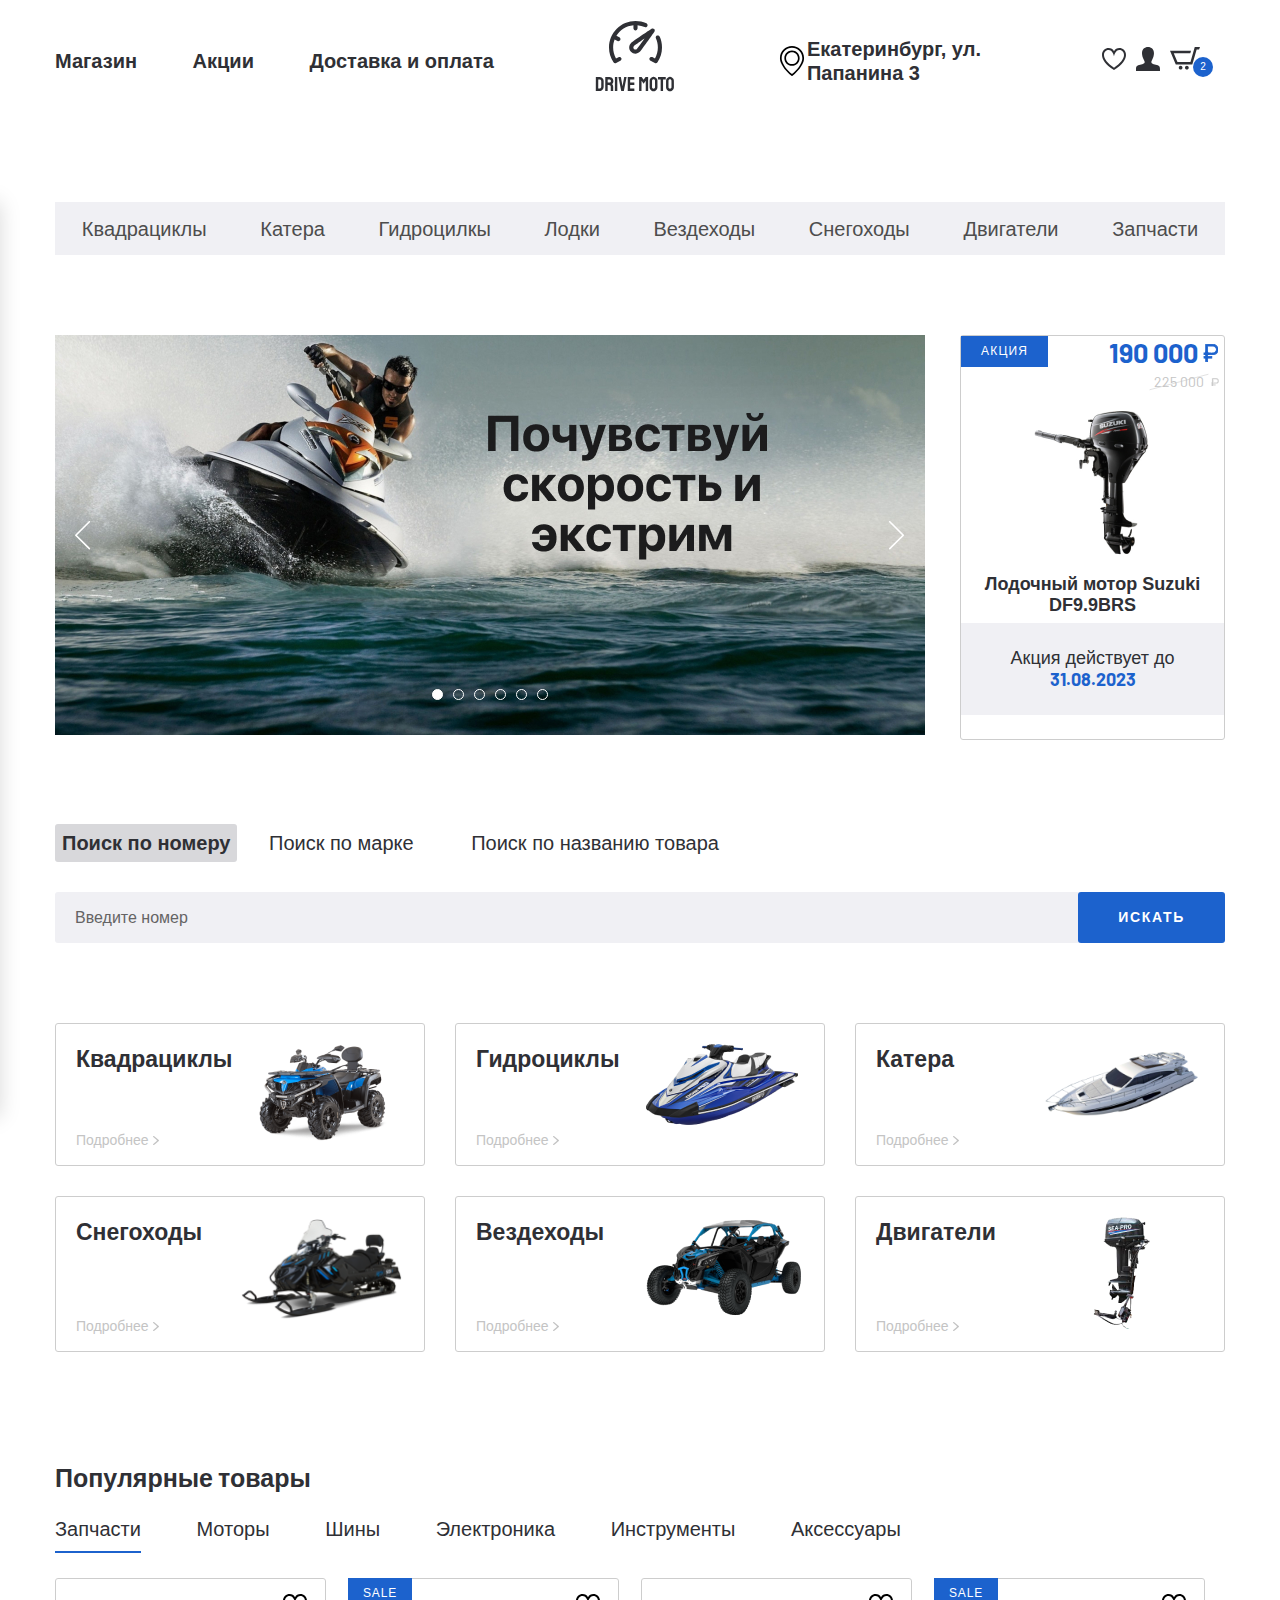
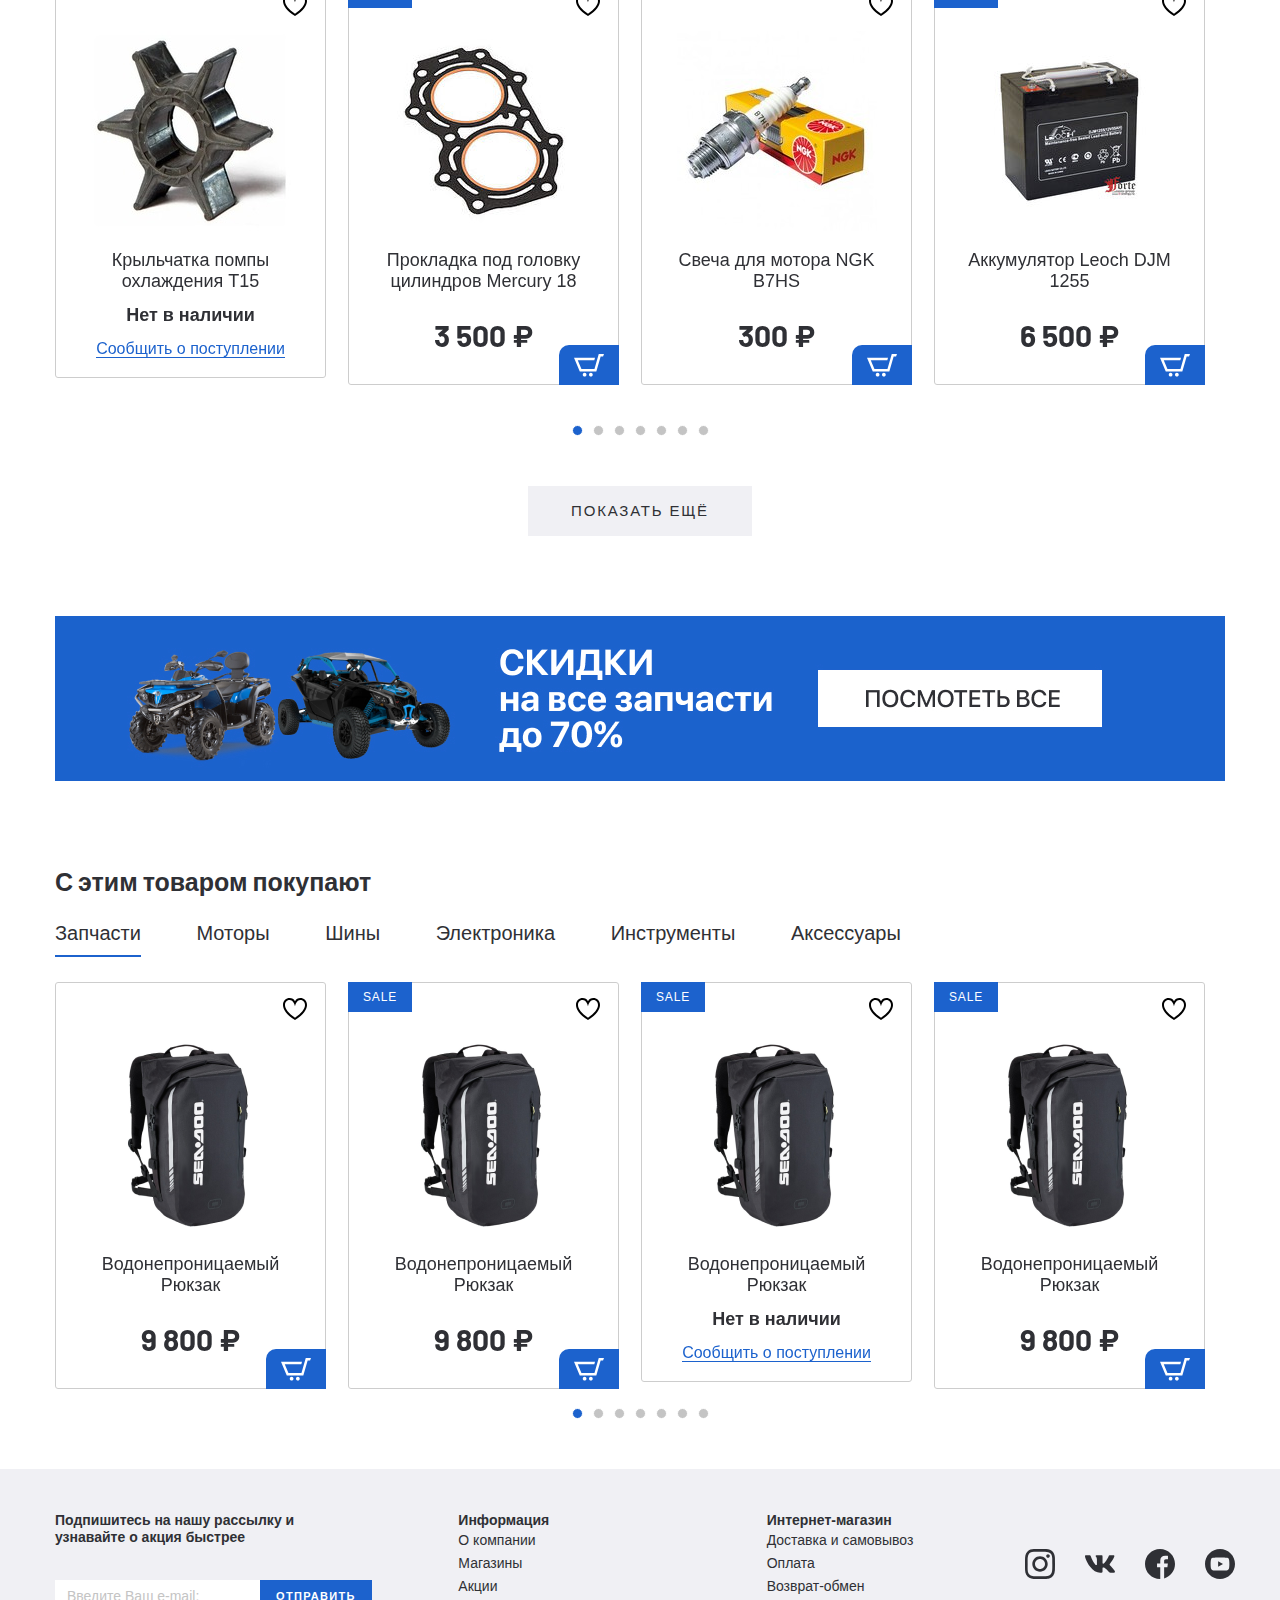
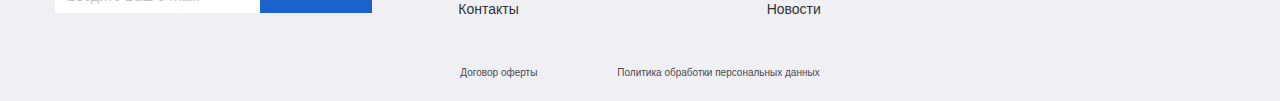
<file: index.html>
<!DOCTYPE html>
<html lang="ru">

<head>
  <meta charset="UTF-8">
  <meta name="viewport" content="width=device-width, initial-scale=1.0">
  <meta http-equiv="X-UA-Compatible" content="ie=edge">
  <title>Drive Moto Shop</title>
  <link href="https://fonts.googleapis.com/css2?family=Barlow:wght@400;700&display=swap" rel="stylesheet">
  <link rel="stylesheet" href="css/normalize.css">
  <link rel="stylesheet" href="css/slick.css">
  <link rel="stylesheet" href="css/fonts.css">
  <link rel="stylesheet" href="css/ion.rangeSlider.min.css">
  <link rel="stylesheet" href="css/jquery.formstyler.css">
  <link rel="stylesheet" href="css/jquery.formstyler.theme.css">
  <link rel="stylesheet" href="css/jquery.rateyo.min.css">
  <link rel="preconnect" href="https://fonts.googleapis.com">
  <link rel="preconnect" href="https://fonts.gstatic.com" crossorigin>
  <link rel="stylesheet" href="css/style.css">
  <link rel="stylesheet" href="css/media.css">
</head>

<body>
  <header class="header">
    <div class="headerTop">
      <div class="container">
        <div class="headerTopInner">
          <nav class="menu">
            <button class="menu__btn">
              <div class="menu__btn-line"></div>
              <div class="menu__btn-line"></div>
              <div class="menu__btn-line"></div>
            </button>
            <ul class="menuList">
              <li class="menuItem">
                <a class="menuLink" href="#">
                  Магазин
                </a>
              </li>
              <li class="menuItem">
                <a class="menuLink" href="#">
                  Акции
                </a>
              </li>
              <li class="menuItem">
                <a class="menuLink" href="#">
                  Доставка и оплата
                </a>
              </li>
            </ul>
          </nav>
          <a class="logo" href="index.html">
            <img class="logoImg" src="images/logo.svg" alt="">
          </a>
          <div class="headerBox">
            <a class="headerAdress"
              href="https://www.google.com/maps/place/%D0%95%D0%BA%D0%B0%D1%82%D0%B5%D1%80%D0%B8%D0%BD%D0%B1%D1%83%D1%80%D0%B3,+%D0%A1%D0%B2%D0%B5%D1%80%D0%B4%D0%BB%D0%BE%D0%B2%D1%81%D0%BA%D0%B0%D1%8F+%D0%BE%D0%B1%D0%BB./@56.8207678,60.54855,11.1z/data=!4m6!3m5!1s0x43c165eaa062db4b:0xd50243d7f7567f20!8m2!3d56.8430993!4d60.6454086!16zL20vMGhrcG4!5m1!1e1?hl=ru-RU"
              target="_blank">
              Екатеринбург, ул. Папанина 3
            </a>
            <ul class="userList">
              <li class="user-listItem">
                <a class="user-listLink" href="#">
                  <img src="images/heart.svg" alt="">
                </a>
              </li>
              <li class="user-listItem li">
                <a class="user-listLink" href="#">
                  <img src="images/user.svg" alt="">
                </a>
              </li>
              <li class="user-listItem li">
                <a class="user-listLink basket" href="#">
                  <img src="images/basket.svg" alt="">
                  <p class="basket__num">2</p>
                </a>
              </li>
            </ul>
          </div>
        </div>
      </div>
    </div>
    <ul class="menu-mobile__list">
      <li class="menu-mobile__item">
        <a class="menu-mobile__link" href="#">
          <img class="menu-mobile__img" src="images/user.svg" alt="">
          <p>Войти</p>
        </a>
      </li>
      <li class="menu-mobile__item">
        <a class="menu-mobile__link" href="#">
          <img class="menu-mobile__img" src="images/user.svg" alt="">
          <p>Регистрация</p>
        </a>
      </li>
      <li class="menu-mobile__item">
        <a class="menu-mobile__link" href="#">
          <img class="menu-mobile__img" src="images/heart.svg" alt="">
          <span>Избранное</span>
        </a>
      </li>
      <li class="menu-mobile__item">
        <a class="menu-mobile__link" href="#">
          <img class="menu-mobile__img" src="images/basket.svg" alt="">
          <p>Корзина</p>
        </a>
      </li>
      <li class="menu-mobile__item">
        <a class="menu-mobile__link" href="#">
          <img class="menu-mobile__img" src="images/house.svg" alt="">
          <p>Магазины</p>
        </a>
      </li>
      <li class="menu-mobile__item">
        <a class="menu-mobile__link" href="#">
          <img class="menu-mobile__img" src="images/procent.svg" alt="">
          <p>Акции</p>
        </a>
      </li>
      <li class="menu-mobile__item">
        <a class="menu-mobile__link" href="#">
          <img class="menu-mobile__img" src="images/box.svg" alt="">
          <p>Доставка и оплата</p>
        </a>
      </li>
      <li class="menu-mobile__item">
        <a class="menu-mobile__link" href="#">
          <p>Квадрациклы</p>
        </a>
      </li>
      <li class="menu-mobile__item">
        <a class="menu-mobile__link" href="boads.html">
          <p>Катера</p>
        </a>
      </li>
      <li class="menu-mobile__item">
        <a class="menu-mobile__link" href="catalog.html">
          <p>Гидроциклы</p>
        </a>
      </li>
      <li class="menu-mobile__item">
        <a class="menu-mobile__link" href="#">
          <p>Лодки</p>
        </a>
      </li>
      <li class="menu-mobile__item">
        <a class="menu-mobile__link" href="#">
          <p>Вездеходы</p>
        </a>
      </li>
      <li class="menu-mobile__item">
        <a class="menu-mobile__link" href="#">
          <p>Снегоходы</p>
        </a>
      </li>
      <li class="menu-mobile__item">
        <a class="menu-mobile__link" href="#">
          <p>Двигатели</p>
        </a>
      </li>
      <li class="menu-mobile__item">
        <a class="menu-mobile__link" href="#">
          <p>Запчасти</p>
        </a>
      </li>
    </ul>
    <div class="menu__mobile-linewrapper">
      <ul class="menu__mobile-line">
        <li class="menuItem">
          <a class="menuLink" href="#">
            Магазин
          </a>
        </li>
        <li class="menuItem">
          <a class="menuLink" href="#">
            Акции
          </a>
        </li>
        <li class="menuItem">
          <a class="menuLink" href="#">
            Доставка и оплата
          </a>
        </li>
      </ul>
    </div>
    <div class="headerBottom">
      <div class="container">
        <ul class="menu-categories">
          <li class="menu-categoriesItem">
            <a class="menu-categoriesLink" href="#">Квадрациклы</a>
          </li>
          <li class="menu-categoriesItem">
            <a class="menu-categoriesLink" href="boads.html">Катера</a>
          </li>
          <li class="menu-categoriesItem">
            <a class="menu-categoriesLink" href="catalog.html">Гидроцилкы</a>
          </li>
          <li class="menu-categoriesItem">
            <a class="menu-categoriesLink" href="#">Лодки</a>
          </li>
          <li class="menu-categoriesItem">
            <a class="menu-categoriesLink" href="#">Вездеходы</a>
          </li>
          <li class="menu-categoriesItem">
            <a class="menu-categoriesLink" href="#">Снегоходы</a>
          </li>
          <li class="menu-categoriesItem">
            <a class="menu-categoriesLink" href="#">Двигатели</a>
          </li>
          <li class="menu-categoriesItem">
            <a class="menu-categoriesLink" href="#">Запчасти</a>
          </li>
        </ul>
      </div>
    </div>
  </header>

  <setcion class="banner-section page-section">
    <div class="container">
      <div class="banner-sectionInner">
        <div class="banner-sectionSlider">
          <a class="banner-sectionSlider-item" href="#">
            <img class="banner-sectionSlider-img" src="images/banner-slider.jpg" alt="">
          </a>
          <a class="banner-sectionSlider-item" href="#">
            <img class="banner-sectionSlider-img" src="images/banner-slider.jpg" alt="">
          </a>
          <a class="banner-sectionSlider-item" href="#">
            <img class="banner-sectionSlider-img" src="images/banner-slider.jpg" alt="">
          </a>
          <a class="banner-sectionSlider-item" href="#">
            <img class="banner-sectionSlider-img" src="images/banner-slider.jpg" alt="">
          </a>
          <a class="banner-sectionSlider-item" href="#">
            <img class="banner-sectionSlider-img" src="images/banner-slider.jpg" alt="">
          </a>
          <a class="banner-sectionSlider-item" href="#">
            <img class="banner-sectionSlider-img" src="images/banner-slider.jpg" alt="">
          </a>
        </div>
        <a class="banner-sectionItem sale-item" href="#">
          <div class="sale-item-top">
            <p class="sale-itemInfo">
              Акция
            </p>
            <div class="sale-itemPrice">
              <div class="price sale-itemPrice-new">190 000</div>
              <div class="price sale-itemPrice-old">225 000</div>
            </div>
          </div>
          <img class="sale-itemImg" src="images/contant/sale-1.png" alt="">
          <h5 class="sale-item-title">
            Лодочный мотор Suzuki DF9.9BRS
          </h5>
          <p class="sale-item-footer">
            Акция действует до
            <span>31.08.2023</span>
          </p>
        </a>
      </div>
    </div>
  </setcion>

  <div class="search page-section">
    <div class="container">
      <div class="search__inner">
        <div class="search__tabs tabs-wrapper">
          <div class="mobile-overflow">
            <a class="tab search__tabs-item tab--active" href="#tab-1">Поиск по номеру</a>
            <a class="tab search__tabs-item" href="#tab-2">Поиск по марке</a>
            <a class="tab search__tabs-item" href="#tab-3">Поиск по названию товара</a>
          </div>
        </div>
        <div class="search__content">
          <div id="tab-1" class="tabs-content search__content-item tabs-content--active">
            <form class="search__content-form">
              <input class="search__content-input" type="text" placeholder="Введите номер">
              <button class="search__content-btn" type="submit">искать</button>
            </form>
          </div>
          <div id="tab-2" class="tabs-content search__content-item">
            <form class="search__content-form">
              <input class="search__content-input" type="text" placeholder="Введите марку">
              <button class="search__content-btn" type="submit">искать</button>
            </form>
          </div>
          <div id="tab-3" class="tabs-content search__content-item">
            <form class="search__content-form">
              <input class="search__content-input" type="text" placeholder="Введите название товара">
              <button class="search__content-btn" type="submit">искать</button>
            </form>
          </div>
        </div>
      </div>
    </div>
  </div>

  <section class="categories page-section">
    <div class="container">
      <div class="categories__inner">
        <a class="categories__item" href="#">
          <div class="categories__item-info">
            <h4 class="categories__item-title">Квадрациклы</h4>
            <p class="categories__item-text">Подробнее</p>
          </div>
          <div class="categories__item-img">
            <img src="images/categories-1.png" alt="">
          </div>
        </a>
        <a class="categories__item" href="catalog.html">
          <div class="categories__item-info">
            <h4 class="categories__item-title">Гидроциклы</h4>
            <p class="categories__item-text">Подробнее</p>
          </div>
          <div class="categories__item-img">
            <img src="images/categories-2.png" alt="">
          </div>
        </a>
        <a class="categories__item" href="boads.html">
          <div class="categories__item-info">
            <h4 class="categories__item-title">Катера</h4>
            <p class="categories__item-text">Подробнее</p>
          </div>
          <div class="categories__item-img">
            <img src="images/categories-3.png" alt="">
          </div>
        </a>
        <a class="categories__item" href="#">
          <div class="categories__item-info">
            <h4 class="categories__item-title">Снегоходы</h4>
            <p class="categories__item-text">Подробнее</p>
          </div>
          <div class="categories__item-img">
            <img src="images/categories-4.png" alt="">
          </div>
        </a>
        <a class="categories__item" href="#">
          <div class="categories__item-info">
            <h4 class="categories__item-title">Вездеходы</h4>
            <p class="categories__item-text">Подробнее</p>
          </div>
          <div class="categories__item-img">
            <img src="images/categories-5.png" alt="">
          </div>
        </a>
        <a class="categories__item" href="#">
          <div class="categories__item-info">
            <h4 class="categories__item-title">Двигатели</h4>
            <p class="categories__item-text">Подробнее</p>
          </div>
          <div class="categories__item-img">
            <img src="images/categories-6.png" alt="">
          </div>
        </a>
      </div>
    </div>
  </section>


  <section class="products">
    <div class="container">
      <div class="products__inner">
        <h3 class="prouct__title">Популярные товары</h3>
        <div class="tabs-wrapper">
          <div class="tabs products__tabs mobile-overflow">
            <a class="tab products__tab tab--active" href="#product-tab-1">Запчасти</a>
            <a class="tab products__tab" href="#product-tab-2">Моторы</a>
            <a class="tab products__tab" href="#product-tab-3">Шины</a>
            <a class="tab products__tab" href="#product-tab-4">Электроника</a>
            <a class="tab products__tab" href="#product-tab-5">Инструменты</a>
            <a class="tab products__tab" href="#product-tab-6">Аксессуары</a>
          </div>
        </div>
        <div class="tabs-container products__container">
          <div id="product-tab-1" class="tabs-content products__content tabs tabs-content--active">
            <div class="productSlider">
              <div class="productSlider__item">
                <div class="productItem__wrapper productItem__notAvailable">
                  <button class="productItem__favorite"></button>
                  <button class="productItem__basket">
                    <img src="images/basket-white.svg" alt="">
                  </button>
                  <a class="productItem__notifyText_link" href="#">
                    <span>Сообщить о поступлении</span>
                  </a>
                  <a class="productItem " href="#">
                    <p class="productItem__hovertext">
                      Посмотреть товар
                    </p>
                    <img class="productItem__img" src="images/contant/sparts/sparts1.jpeg" alt="">
                    <h4 class="productItem__title">
                      Крыльчатка помпы охлаждения
                      T15
                    </h4>
                    <p class="price productItem__price">
                      1 600 ₽
                    </p>
                    <p class="productItem__notifyText">
                      Нет в наличии
                    </p>
                  </a>
                </div>
              </div>
              <div class="productSlider__item">
                <div class="productItem__wrapper">
                  <button class="productItem__favorite"></button>
                  <button class="productItem__basket">
                    <img src="images/basket-white.svg" alt="">
                  </button>
                  <a class="productItem__notifyText_link" href="#">
                    <span>Сообщить о поступлении</span>
                  </a>
                  <a class="productItem productItem--sale" href="#">
                    <p class="productItem__hovertext">
                      Посмотреть товар
                    </p>
                    <img class="productItem__img" src="images/contant/sparts/sparts2.jpeg" alt="">
                    <h4 class="productItem__title">
                      Прокладка под головку цилиндров
                      Mercury 18
                    </h4>
                    <p class="price productItem__price">
                      3 500 ₽
                    </p>
                    <p class="productItem__notifyText">
                      Нет в наличии
                    </p>
                  </a>
                </div>
              </div>
              <div class="productSlider__item">
                <div class="productItem__wrapper">
                  <button class="productItem__favorite"></button>
                  <button class="productItem__basket">
                    <img src="images/basket-white.svg" alt="">
                  </button>
                  <a class="productItem__notifyText_link" href="#">
                    <span>Сообщить о поступлении</span>
                  </a>
                  <a class="productItem" href="#">
                    <p class="productItem__hovertext">
                      Посмотреть товар
                    </p>
                    <img class="productItem__img" src="images/contant/sparts/sparts3.jpeg" alt="">
                    <h4 class="productItem__title">
                      Свеча для мотора
                      NGK B7HS
                    </h4>
                    <p class="price productItem__price">
                      300 ₽
                    </p>
                    <p class="productItem__notifyText">
                      Нет в наличии
                    </p>
                  </a>
                </div>
              </div>
              <div class="productSlider__item">
                <div class="productItem__wrapper">
                  <button class="productItem__favorite"></button>
                  <button class="productItem__basket">
                    <img src="images/basket-white.svg" alt="">
                  </button>
                  <a class="productItem__notifyText_link" href="#">
                    <span>Сообщить о поступлении</span>
                  </a>
                  <a class="productItem productItem--sale" href="#">
                    <p class="productItem__hovertext">
                      Посмотреть товар
                    </p>
                    <img class="productItem__img" src="images/contant/sparts/sparts4.jpeg" alt="">
                    <h4 class="productItem__title">
                      Аккумулятор Leoch DJM 1255
                    </h4>
                    <p class="price productItem__price">
                      6 500 ₽
                    </p>
                    <p class="productItem__notifyText">
                      Нет в наличии
                    </p>
                  </a>
                </div>
              </div>
              <div class="productSlider__item">
                <div class="productItem__wrapper">
                  <button class="productItem__favorite"></button>
                  <button class="productItem__basket">
                    <img src="images/basket-white.svg" alt="">
                  </button>
                  <a class="productItem__notifyText_link" href="#">
                    <span>Сообщить о поступлении</span>
                  </a>
                  <a class="productItem" href="#">
                    <p class="productItem__hovertext">
                      Посмотреть товар
                    </p>
                    <img class="productItem__img" src="images/contant/sparts/sparts5.jpeg" alt="">
                    <h4 class="productItem__title">
                      Указатель уровня топлива (PR)
                    </h4>
                    <p class="price productItem__price">
                      3 200 ₽
                    </p>
                    <p class="productItem__notifyText">
                      Нет в наличии
                    </p>
                  </a>
                </div>
              </div>
              <div class="productSlider__item">
                <div class="productItem__wrapper">
                  <button class="productItem__favorite"></button>
                  <button class="productItem__basket">
                    <img src="images/basket-white.svg" alt="">
                  </button>
                  <a class="productItem__notifyText_link" href="#">
                    <span>Сообщить о поступлении</span>
                  </a>
                  <a class="productItem productItem--sale" href="#">
                    <p class="productItem__hovertext">
                      Посмотреть товар
                    </p>
                    <img class="productItem__img" src="images/contant/sparts/sparts6.jpeg" alt="">
                    <h4 class="productItem__title">
                      Тахометр 8000 об/мин
                      для ПЛМ (BS)
                    </h4>
                    <p class="price productItem__price">
                      3 500 ₽
                    </p>
                    <p class="productItem__notifyText">
                      Нет в наличии
                    </p>
                  </a>
                </div>
              </div>
              <div class="productSlider__item">
                <div class="productItem__wrapper">
                  <button class="productItem__favorite"></button>
                  <button class="productItem__basket">
                    <img src="images/basket-white.svg" alt="">
                  </button>
                  <a class="productItem__notifyText_link" href="#">
                    <span>Сообщить о поступлении</span>
                  </a>
                  <a class="productItem" href="#">
                    <p class="productItem__hovertext">
                      Посмотреть товар
                    </p>
                    <img class="productItem__img" src="images/contant/sparts/sparts7.jpeg" alt="">
                    <h4 class="productItem__title">
                      Винт 3 лопасти для электромоторов
                      Watersnake 44-54LBS
                    </h4>
                    <p class="price productItem__price">
                      1 990 ₽
                    </p>
                    <p class="productItem__notifyText">
                      Нет в наличии
                    </p>
                  </a>
                </div>
              </div>
            </div>
          </div>
          <div id="product-tab-2" class="tabs-content products__content">
            <div class="productSlider">
              <div class="productSlider__item">
                <div class="productItem__wrapper">
                  <button class="productItem__favorite"></button>
                  <button class="productItem__basket">
                    <img src="images/basket-white.svg" alt="">
                  </button>
                  <a class="productItem__notifyText_link" href="#">
                    <span>Сообщить о поступлении</span>
                  </a>
                  <a class="productItem " href="#">
                    <p class="productItem__hovertext">
                      Посмотреть товар
                    </p>
                    <img class="productItem__img" src="images/contant/motors/motor1.png" alt="">
                    <h4 class="productItem__title">
                      Мотор
                      WaterSnake T18-FW (0.26 л.с)
                    </h4>
                    <p class="price productItem__price">
                      8 900 ₽
                    </p>
                    <p class="productItem__notifyText">
                      Нет в наличии
                    </p>
                  </a>
                </div>
              </div>
              <div class="productSlider__item">
                <div class="productItem__wrapper">
                  <button class="productItem__favorite"></button>
                  <button class="productItem__basket">
                    <img src="images/basket-white.svg" alt="">
                  </button>
                  <a class="productItem__notifyText_link" href="#">
                    <span>Сообщить о поступлении</span>
                  </a>
                  <a class="productItem productItem--sale" href="#">
                    <p class="productItem__hovertext">
                      Посмотреть товар
                    </p>
                    <img class="productItem__img" src="images/contant/motors/motor2.png" alt="">
                    <h4 class="productItem__title">
                      Электромотор Condor
                      NRS-46X (0,65 л.с.)
                    </h4>
                    <p class="price productItem__price">
                      18 300 ₽
                    </p>
                    <p class="productItem__notifyText">
                      Нет в наличии
                    </p>
                  </a>
                </div>
              </div>
              <div class="productSlider__item">
                <div class="productItem__wrapper productItem__notAvailable">
                  <button class="productItem__favorite"></button>
                  <button class="productItem__basket">
                    <img src="images/basket-white.svg" alt="">
                  </button>
                  <a class="productItem__notifyText_link" href="#">
                    <span>Сообщить о поступлении</span>
                  </a>
                  <a class="productItem" href="#">
                    <p class="productItem__hovertext">
                      Посмотреть товар
                    </p>
                    <img class="productItem__img" src="images/contant/motors/motor3.png" alt="">
                    <h4 class="productItem__title">
                      Мотор
                      Sea-ProT 2,6 S (2.6 л.с)
                    </h4>
                    <p class="price productItem__price">
                      9 800 ₽
                    </p>
                    <p class="productItem__notifyText">
                      Нет в наличии
                    </p>
                  </a>
                </div>
              </div>
              <div class="productSlider__item">
                <div class="productItem__wrapper">
                  <button class="productItem__favorite"></button>
                  <button class="productItem__basket">
                    <img src="images/basket-white.svg" alt="">
                  </button>
                  <a class="productItem__notifyText_link" href="#">
                    <span>Сообщить о поступлении</span>
                  </a>
                  <a class="productItem " href="#">
                    <p class="productItem__hovertext">
                      Посмотреть товар
                    </p>
                    <img class="productItem__img" src="images/contant/motors/motor4.png" alt="">
                    <h4 class="productItem__title">
                      Электромотор
                      HDX 55L (0.49 л.с)
                    </h4>
                    <p class="price productItem__price">
                      28 600 ₽
                    </p>
                    <p class="productItem__notifyText">
                      Нет в наличии
                    </p>
                  </a>
                </div>
              </div>
              <div class="productSlider__item">
                <div class="productItem__wrapper">
                  <button class="productItem__favorite"></button>
                  <button class="productItem__basket">
                    <img src="images/basket-white.svg" alt="">
                  </button>
                  <a class="productItem__notifyText_link" href="#">
                    <span>Сообщить о поступлении</span>
                  </a>
                  <a class="productItem productItem--sale" href="#">
                    <p class="productItem__hovertext">
                      Посмотреть товар
                    </p>
                    <img class="productItem__img" src="images/contant/motors/motor5.png" alt="">
                    <h4 class="productItem__title">
                      Мотор
                      Sea-Pro T 3 S (3 л.с)
                    </h4>
                    <p class="price productItem__price">
                      37 500 ₽
                    </p>
                    <p class="productItem__notifyText">
                      Нет в наличии
                    </p>
                  </a>
                </div>
              </div>
              <div class="productSlider__item">
                <div class="productItem__wrapper">
                  <button class="productItem__favorite"></button>
                  <button class="productItem__basket">
                    <img src="images/basket-white.svg" alt="">
                  </button>
                  <a class="productItem__notifyText_link" href="#">
                    <span>Сообщить о поступлении</span>
                  </a>
                  <a class="productItem" href="#">
                    <p class="productItem__hovertext">
                      Посмотреть товар
                    </p>
                    <img class="productItem__img" src="images/contant/motors/motor6.png" alt="">
                    <h4 class="productItem__title">
                      Мотор
                      Suzuki DT9.9A S (9.9 л.с)
                    </h4>
                    <p class="price productItem__price">
                      240 000 ₽
                    </p>
                    <p class="productItem__notifyText">
                      Нет в наличии
                    </p>
                  </a>
                </div>
              </div>
              <div class="productSlider__item">
                <div class="productItem__wrapper productItem__notAvailable">
                  <button class="productItem__favorite"></button>
                  <button class="productItem__basket">
                    <img src="images/basket-white.svg" alt="">
                  </button>
                  <a class="productItem__notifyText_link" href="#">
                    <span>Сообщить о поступлении</span>
                  </a>
                  <a class="productItem" href="#">
                    <p class="productItem__hovertext">
                      Посмотреть товар
                    </p>
                    <img class="productItem__img" src="images/contant/motors/motor7.png" alt="">
                    <h4 class="productItem__title">
                      Мотор
                      Mercury ME-30 M (30 л.с)
                    </h4>
                    <p class="price productItem__price">
                      300 000 ₽
                    </p>
                    <p class="productItem__notifyText">
                      Нет в наличии
                    </p>
                  </a>
                </div>
              </div>
            </div>
          </div>
          <div id="product-tab-3" class="tabs-content products__content tabs">
            <div class="productSlider">
              <div class="productSlider__item">
                <div class="productItem__wrapper">
                  <button class="productItem__favorite"></button>
                  <button class="productItem__basket">
                    <img src="images/basket-white.svg" alt="">
                  </button>
                  <a class="productItem__notifyText_link" href="#">
                    <span>Сообщить о поступлении</span>
                  </a>
                  <a class="productItem " href="#">
                    <p class="productItem__hovertext">
                      Посмотреть товар
                    </p>
                    <img class="productItem__img" src="images/contant/tires/tires1.jpg" alt="">
                    <h4 class="productItem__title">
                      Шина для квадроцикла
                      ARISUN AT-12 27x12 -14 6PR TL
                    </h4>
                    <p class="price productItem__price">
                      8 390 ₽
                    </p>
                    <p class="productItem__notifyText">
                      Нет в наличии
                    </p>
                  </a>
                </div>
              </div>
              <div class="productSlider__item">
                <div class="productItem__wrapper">
                  <button class="productItem__favorite"></button>
                  <button class="productItem__basket">
                    <img src="images/basket-white.svg" alt="">
                  </button>
                  <a class="productItem__notifyText_link" href="#">
                    <span>Сообщить о поступлении</span>
                  </a>
                  <a class="productItem productItem--sale" href="#">
                    <p class="productItem__hovertext">
                      Посмотреть товар
                    </p>
                    <img class="productItem__img" src="images/contant/tires/tires2.jpg" alt="">
                    <h4 class="productItem__title">
                      Шина для квадроцикла
                      ARISUN AT-12 26x12 -12 6PR TL
                    </h4>
                    <p class="price productItem__price">
                      6 840 ₽
                    </p>
                    <p class="productItem__notifyText">
                      Нет в наличии
                    </p>
                  </a>
                </div>
              </div>
              <div class="productSlider__item">
                <div class="productItem__wrapper productItem__notAvailable">
                  <button class="productItem__favorite"></button>
                  <button class="productItem__basket">
                    <img src="images/basket-white.svg" alt="">
                  </button>
                  <a class="productItem__notifyText_link" href="#">
                    <span>Сообщить о поступлении</span>
                  </a>
                  <a class="productItem" href="#">
                    <p class="productItem__hovertext">
                      Посмотреть товар
                    </p>
                    <img class="productItem__img" src="images/contant/tires/tires3.jpg" alt="">
                    <h4 class="productItem__title">
                      Шина для квадроцикла
                      Wanda P347 21x7.00 -10 4PR TL
                    </h4>
                    <p class="price productItem__price">
                      3 540 ₽
                    </p>
                    <p class="productItem__notifyText">
                      Нет в наличии
                    </p>
                  </a>
                </div>
              </div>
              <div class="productSlider__item">
                <div class="productItem__wrapper">
                  <button class="productItem__favorite"></button>
                  <button class="productItem__basket">
                    <img src="images/basket-white.svg" alt="">
                  </button>
                  <a class="productItem__notifyText_link" href="#">
                    <span>Сообщить о поступлении</span>
                  </a>
                  <a class="productItem productItem--sale" href="#">
                    <p class="productItem__hovertext">
                      Посмотреть товар
                    </p>
                    <img class="productItem__img" src="images/contant/tires/tires4.jpg" alt="">
                    <h4 class="productItem__title">
                      Шина для квадроцикла
                      ARISUN AR-06 20x11 -9 6PR TL
                    </h4>
                    <p class="price productItem__price">
                      4 960 ₽
                    </p>
                    <p class="productItem__notifyText">
                      Нет в наличии
                    </p>
                  </a>
                </div>
              </div>
              <div class="productSlider__item">
                <div class="productItem__wrapper">
                  <button class="productItem__favorite"></button>
                  <button class="productItem__basket">
                    <img src="images/basket-white.svg" alt="">
                  </button>
                  <a class="productItem__notifyText_link" href="#">
                    <span>Сообщить о поступлении</span>
                  </a>
                  <a class="productItem" href="#">
                    <p class="productItem__hovertext">
                      Посмотреть товар
                    </p>
                    <img class="productItem__img" src="images/contant/tires/tires5.jpg" alt="">
                    <h4 class="productItem__title">
                      Шина для квадроцикла
                      CST Wild Thang CU06 25x10.00 -12 6PR TL
                    </h4>
                    <p class="price productItem__price">
                      7 260 ₽
                    </p>
                    <p class="productItem__notifyText">
                      Нет в наличии
                    </p>
                  </a>
                </div>
              </div>
              <div class="productSlider__item">
                <div class="productItem__wrapper">
                  <button class="productItem__favorite"></button>
                  <button class="productItem__basket">
                    <img src="images/basket-white.svg" alt="">
                  </button>
                  <a class="productItem__notifyText_link" href="#">
                    <span>Сообщить о поступлении</span>
                  </a>
                  <a class="productItem" href="#">
                    <p class="productItem__hovertext">
                      Посмотреть товар
                    </p>
                    <img class="productItem__img" src="images/contant/tires/tires6.jpg" alt="">
                    <h4 class="productItem__title">
                      Шина для квадроцикла
                      Wanda P375 26x12.00 -12 6PR TL
                    </h4>
                    <p class="price productItem__price">
                      8 550 ₽
                    </p>
                    <p class="productItem__notifyText">
                      Нет в наличии
                    </p>
                  </a>
                </div>
              </div>
              <div class="productSlider__item">
                <div class="productItem__wrapper">
                  <button class="productItem__favorite"></button>
                  <button class="productItem__basket">
                    <img src="images/basket-white.svg" alt="">
                  </button>
                  <a class="productItem__notifyText_link" href="#">
                    <span>Сообщить о поступлении</span>
                  </a>
                  <a class="productItem productItem--sale" href="#">
                    <p class="productItem__hovertext">
                      Посмотреть товар
                    </p>
                    <img class="productItem__img" src="images/contant/tires/tires7.jpg" alt="">
                    <h4 class="productItem__title">
                      Шина для квадроцикла
                      Wanda P319 145x70 -6 4PR TL
                    </h4>
                    <p class="price productItem__price">
                      2 100 ₽
                    </p>
                    <p class="productItem__notifyText">
                      Нет в наличии
                    </p>
                  </a>
                </div>
              </div>
            </div>
          </div>
          <div id="product-tab-4" class="tabs-content products__content tabs">
            <div class="productSlider">
              <div class="productSlider__item">
                <div class="productItem__wrapper">
                  <button class="productItem__favorite"></button>
                  <button class="productItem__basket">
                    <img src="images/basket-white.svg" alt="">
                  </button>
                  <a class="productItem__notifyText_link" href="#">
                    <span>Сообщить о поступлении</span>
                  </a>
                  <a class="productItem " href="#">
                    <p class="productItem__hovertext">
                      Посмотреть товар
                    </p>
                    <img class="productItem__img" src="images/contant/elect/display.png" alt="">
                    <h4 class="productItem__title">
                      Сенсорный эхалот картплоттер
                      Elite-7Ti
                    </h4>
                    <p class="price productItem__price">
                      73 230 ₽
                    </p>
                    <p class="productItem__notifyText">
                      Нет в наличии
                    </p>
                  </a>
                </div>
              </div>
              <div class="productSlider__item">
                <div class="productItem__wrapper">
                  <button class="productItem__favorite"></button>
                  <button class="productItem__basket">
                    <img src="images/basket-white.svg" alt="">
                  </button>
                  <a class="productItem__notifyText_link" href="#">
                    <span>Сообщить о поступлении</span>
                  </a>
                  <a class="productItem productItem--sale" href="#">
                    <p class="productItem__hovertext">
                      Посмотреть товар
                    </p>
                    <img class="productItem__img" src="images/contant/elect/lights.png" alt="">
                    <h4 class="productItem__title">
                      Комплект ходовых огней
                      черный корпус
                    </h4>
                    <p class="price productItem__price">
                      1 590 ₽
                    </p>
                    <p class="productItem__notifyText">
                      Нет в наличии
                    </p>
                  </a>
                </div>
              </div>
              <div class="productSlider__item">
                <div class="productItem__wrapper productItem__notAvailable">
                  <button class="productItem__favorite"></button>
                  <button class="productItem__basket">
                    <img src="images/basket-white.svg" alt="">
                  </button>
                  <a class="productItem__notifyText_link" href="#">
                    <span>Сообщить о поступлении</span>
                  </a>
                  <a class="productItem" href="#">
                    <p class="productItem__hovertext">
                      Посмотреть товар
                    </p>
                    <img class="productItem__img" src="images/contant/elect/panel.png" alt="">
                    <h4 class="productItem__title">
                      Панель управления водооткачивающей помпой
                      auto-off-manual
                    </h4>
                    <p class="price productItem__price">
                      5 486 ₽
                    </p>
                    <p class="productItem__notifyText">
                      Нет в наличии
                    </p>
                  </a>
                </div>
              </div>
              <div class="productSlider__item">
                <div class="productItem__wrapper">
                  <button class="productItem__favorite"></button>
                  <button class="productItem__basket">
                    <img src="images/basket-white.svg" alt="">
                  </button>
                  <a class="productItem__notifyText_link" href="#">
                    <span>Сообщить о поступлении</span>
                  </a>
                  <a class="productItem " href="#">
                    <p class="productItem__hovertext">
                      Посмотреть товар
                    </p>
                    <img class="productItem__img" src="images/contant/elect/pereklyuchatel.png" alt="">
                    <h4 class="productItem__title">
                      Переключатель трехпозиционный
                      ON-OFF-ON 12 В/16А 3Р
                    </h4>
                    <p class="price productItem__price">
                      416 ₽
                    </p>
                    <p class="productItem__notifyText">
                      Нет в наличии
                    </p>
                  </a>
                </div>
              </div>
              <div class="productSlider__item">
                <div class="productItem__wrapper">
                  <button class="productItem__favorite"></button>
                  <button class="productItem__basket">
                    <img src="images/basket-white.svg" alt="">
                  </button>
                  <a class="productItem__notifyText_link" href="#">
                    <span>Сообщить о поступлении</span>
                  </a>
                  <a class="productItem productItem--sale" href="#">
                    <p class="productItem__hovertext">
                      Посмотреть товар
                    </p>
                    <img class="productItem__img" src="images/contant/elect/radio.png" alt="">
                    <h4 class="productItem__title">
                      Морская радиостанция
                      AIS Garmin VHF 100i
                    </h4>
                    <p class="price productItem__price">
                      30 322 ₽
                    </p>
                    <p class="productItem__notifyText">
                      Нет в наличии
                    </p>
                  </a>
                </div>
              </div>
              <div class="productSlider__item">
                <div class="productItem__wrapper">
                  <button class="productItem__favorite"></button>
                  <button class="productItem__basket">
                    <img src="images/basket-white.svg" alt="">
                  </button>
                  <a class="productItem__notifyText_link" href="#">
                    <span>Сообщить о поступлении</span>
                  </a>
                  <a class="productItem" href="#">
                    <p class="productItem__hovertext">
                      Посмотреть товар
                    </p>
                    <img class="productItem__img" src="images/contant/elect/radio2.png" alt="">
                    <h4 class="productItem__title">
                      Морская радиостанция
                      AIS Garmin AIS 300
                    </h4>
                    <p class="price productItem__price">
                      40 000 ₽
                    </p>
                    <p class="productItem__notifyText">
                      Нет в наличии
                    </p>
                  </a>
                </div>
              </div>
              <div class="productSlider__item">
                <div class="productItem__wrapper productItem__notAvailable">
                  <button class="productItem__favorite"></button>
                  <button class="productItem__basket">
                    <img src="images/basket-white.svg" alt="">
                  </button>
                  <a class="productItem__notifyText_link" href="#">
                    <span>Сообщить о поступлении</span>
                  </a>
                  <a class="productItem" href="#">
                    <p class="productItem__hovertext">
                      Посмотреть товар
                    </p>
                    <img class="productItem__img" src="images/contant/elect/zaryadnyy.png" alt="">
                    <h4 class="productItem__title">
                      Зарядный береговой
                      модуль 700 Quick
                    </h4>
                    <p class="price productItem__price">
                      98 320 ₽
                    </p>
                    <p class="productItem__notifyText">
                      Нет в наличии
                    </p>
                  </a>
                </div>
              </div>
            </div>
          </div>
          <div id="product-tab-5" class="tabs-content products__content tabs">
            <div class="productSlider">
              <div class="productSlider__item">
                <div class="productItem__wrapper productItem__notAvailable">
                  <button class="productItem__favorite"></button>
                  <button class="productItem__basket">
                    <img src="images/basket-white.svg" alt="">
                  </button>
                  <a class="productItem__notifyText_link" href="#">
                    <span>Сообщить о поступлении</span>
                  </a>
                  <a class="productItem " href="#">
                    <p class="productItem__hovertext">
                      Посмотреть товар
                    </p>
                    <img class="productItem__img" src="images/contant/tools/accum.jpg" alt="">
                    <h4 class="productItem__title">
                      Аккумуляторная машинка
                      Mirka AOS-B 130NV
                    </h4>
                    <p class="price productItem__price">
                      93 876 ₽
                    </p>
                    <p class="productItem__notifyText">
                      Нет в наличии
                    </p>
                  </a>
                </div>
              </div>
              <div class="productSlider__item">
                <div class="productItem__wrapper">
                  <button class="productItem__favorite"></button>
                  <button class="productItem__basket">
                    <img src="images/basket-white.svg" alt="">
                  </button>
                  <a class="productItem__notifyText_link" href="#">
                    <span>Сообщить о поступлении</span>
                  </a>
                  <a class="productItem productItem--sale" href="#">
                    <p class="productItem__hovertext">
                      Посмотреть товар
                    </p>
                    <img class="productItem__img" src="images/contant/tools/contacts.jpg" alt="">
                    <h4 class="productItem__title">
                      Инструмент для чистки полюсных контактов АКБ
                    </h4>
                    <p class="price productItem__price">
                      580 ₽
                    </p>
                    <p class="productItem__notifyText">
                      Нет в наличии
                    </p>
                  </a>
                </div>
              </div>
              <div class="productSlider__item">
                <div class="productItem__wrapper">
                  <button class="productItem__favorite"></button>
                  <button class="productItem__basket">
                    <img src="images/basket-white.svg" alt="">
                  </button>
                  <a class="productItem__notifyText_link" href="#">
                    <span>Сообщить о поступлении</span>
                  </a>
                  <a class="productItem" href="#">
                    <p class="productItem__hovertext">
                      Посмотреть товар
                    </p>
                    <img class="productItem__img" src="images/contant/tools/davis.jpg" alt="">
                    <h4 class="productItem__title">
                      Универсальный палубный
                      ключ "davis"
                    </h4>
                    <p class="price productItem__price">
                      2 424 ₽
                    </p>
                    <p class="productItem__notifyText">
                      Нет в наличии
                    </p>
                  </a>
                </div>
              </div>
              <div class="productSlider__item">
                <div class="productItem__wrapper">
                  <button class="productItem__favorite"></button>
                  <button class="productItem__basket">
                    <img src="images/basket-white.svg" alt="">
                  </button>
                  <a class="productItem__notifyText_link" href="#">
                    <span>Сообщить о поступлении</span>
                  </a>
                  <a class="productItem productItem--sale" href="#">
                    <p class="productItem__hovertext">
                      Посмотреть товар
                    </p>
                    <img class="productItem__img" src="images/contant/tools/tool.jpg" alt="">
                    <h4 class="productItem__title">
                      Набор инструмента 1/4 и 1/2
                      FORSAGE
                    </h4>
                    <p class="price productItem__price">
                      10 425 ₽
                    </p>
                    <p class="productItem__notifyText">
                      Нет в наличии
                    </p>
                  </a>
                </div>
              </div>
              <div class="productSlider__item">
                <div class="productItem__wrapper">
                  <button class="productItem__favorite"></button>
                  <button class="productItem__basket">
                    <img src="images/basket-white.svg" alt="">
                  </button>
                  <a class="productItem__notifyText_link" href="#">
                    <span>Сообщить о поступлении</span>
                  </a>
                  <a class="productItem" href="#">
                    <p class="productItem__hovertext">
                      Посмотреть товар
                    </p>
                    <img class="productItem__img" src="images/contant/tools/keyuniver.jpg" alt="">
                    <h4 class="productItem__title">
                      Ключ универсальный SPI
                    </h4>
                    <p class="price productItem__price">
                      1 270 ₽
                    </p>
                    <p class="productItem__notifyText">
                      Нет в наличии
                    </p>
                  </a>
                </div>
              </div>
              <div class="productSlider__item">
                <div class="productItem__wrapper">
                  <button class="productItem__favorite"></button>
                  <button class="productItem__basket">
                    <img src="images/basket-white.svg" alt="">
                  </button>
                  <a class="productItem__notifyText_link" href="#">
                    <span>Сообщить о поступлении</span>
                  </a>
                  <a class="productItem productItem--sale" href="#">
                    <p class="productItem__hovertext">
                      Посмотреть товар
                    </p>
                    <img class="productItem__img" src="images/contant/tools/meter.jpg" alt="">
                    <h4 class="productItem__title">
                      Иизмеритель натяжения ремня SPI
                    </h4>
                    <p class="price productItem__price">
                      2 610 ₽
                    </p>
                    <p class="productItem__notifyText">
                      Нет в наличии
                    </p>
                  </a>
                </div>
              </div>
              <div class="productSlider__item">
                <div class="productItem__wrapper">
                  <button class="productItem__favorite"></button>
                  <button class="productItem__basket">
                    <img src="images/basket-white.svg" alt="">
                  </button>
                  <a class="productItem__notifyText_link" href="#">
                    <span>Сообщить о поступлении</span>
                  </a>
                  <a class="productItem" href="#">
                    <p class="productItem__hovertext">
                      Посмотреть товар
                    </p>
                    <img class="productItem__img" src="images/contant/tools/piston.jpg" alt="">
                    <h4 class="productItem__title">
                      Съемник поршневого пальца
                    </h4>
                    <p class="price productItem__price">
                      2 810 ₽
                    </p>
                    <p class="productItem__notifyText">
                      Нет в наличии
                    </p>
                  </a>
                </div>
              </div>
            </div>
          </div>
          <div id="product-tab-6" class="tabs-content products__content tabs">
            <div class="productSlider">
              <div class="productSlider__item">
                <div class="productItem__wrapper productItem__notAvailable">
                  <button class="productItem__favorite"></button>
                  <button class="productItem__basket">
                    <img src="images/basket-white.svg" alt="">
                  </button>
                  <a class="productItem__notifyText_link" href="#">
                    <span>Сообщить о поступлении</span>
                  </a>
                  <a class="productItem " href="#">
                    <p class="productItem__hovertext">
                      Посмотреть товар
                    </p>
                    <img class="productItem__img" src="images/contant/accsess/mancust.jpeg" alt="">
                    <h4 class="productItem__title">
                      Мужской костюм
                      Толщина 3 мм
                    </h4>
                    <p class="price productItem__price">
                      7 000 ₽
                    </p>
                    <p class="productItem__notifyText">
                      Нет в наличии
                    </p>
                  </a>
                </div>
              </div>
              <div class="productSlider__item">
                <div class="productItem__wrapper">
                  <button class="productItem__favorite"></button>
                  <button class="productItem__basket">
                    <img src="images/basket-white.svg" alt="">
                  </button>
                  <a class="productItem__notifyText_link" href="#">
                    <span>Сообщить о поступлении</span>
                  </a>
                  <a class="productItem productItem--sale" href="#">
                    <p class="productItem__hovertext">
                      Посмотреть товар
                    </p>
                    <img class="productItem__img" src="images/contant/accsess/accs7.jpeg" alt="">
                    <h4 class="productItem__title">
                      Защита редуктора
                      Tohatsu M6B/8B/9.8B
                    </h4>
                    <p class="price productItem__price">
                      7 500 ₽
                    </p>
                    <p class="productItem__notifyText">
                      Нет в наличии
                    </p>
                  </a>
                </div>
              </div>
              <div class="productSlider__item">
                <div class="productItem__wrapper productItem__notAvailable">
                  <button class="productItem__favorite"></button>
                  <button class="productItem__basket">
                    <img src="images/basket-white.svg" alt="">
                  </button>
                  <a class="productItem__notifyText_link" href="#">
                    <span>Сообщить о поступлении</span>
                  </a>
                  <a class="productItem" href="#">
                    <p class="productItem__hovertext">
                      Посмотреть товар
                    </p>
                    <img class="productItem__img" src="images/contant/accsess/accs1.jpeg" alt="">
                    <h4 class="productItem__title">
                      Весло лодочное разборное 1,8 м
                    </h4>
                    <p class="price productItem__price">
                      2 000 ₽
                    </p>
                    <p class="productItem__notifyText">
                      Нет в наличии
                    </p>
                  </a>
                </div>
              </div>
              <div class="productSlider__item">
                <div class="productItem__wrapper">
                  <button class="productItem__favorite"></button>
                  <button class="productItem__basket">
                    <img src="images/basket-white.svg" alt="">
                  </button>
                  <a class="productItem__notifyText_link" href="#">
                    <span>Сообщить о поступлении</span>
                  </a>
                  <a class="productItem " href="#">
                    <p class="productItem__hovertext">
                      Посмотреть товар
                    </p>
                    <img class="productItem__img" src="images/contant/accsess/winch (1).jpg" alt="">
                    <h4 class="productItem__title">
                      Ручная якорная лебедка
                      LAXI PRIDE DL
                    </h4>
                    <p class="price productItem__price">
                      11 742 ₽
                    </p>
                    <p class="productItem__notifyText">
                      Нет в наличии
                    </p>
                  </a>
                </div>
              </div>
              <div class="productSlider__item">
                <div class="productItem__wrapper">
                  <button class="productItem__favorite"></button>
                  <button class="productItem__basket">
                    <img src="images/basket-white.svg" alt="">
                  </button>
                  <a class="productItem__notifyText_link" href="#">
                    <span>Сообщить о поступлении</span>
                  </a>
                  <a class="productItem productItem--sale" href="#">
                    <p class="productItem__hovertext">
                      Посмотреть товар
                    </p>
                    <img class="productItem__img" src="images/contant/accsess/key.jpeg" alt="">
                    <h4 class="productItem__title">
                      Ключ для гидроцикла
                      RF D.E.S.S.TM
                    </h4>
                    <p class="price productItem__price">
                      5 690 ₽
                    </p>
                    <p class="productItem__notifyText">
                      Нет в наличии
                    </p>
                  </a>
                </div>
              </div>
              <div class="productSlider__item">
                <div class="productItem__wrapper">
                  <button class="productItem__favorite"></button>
                  <button class="productItem__basket">
                    <img src="images/basket-white.svg" alt="">
                  </button>
                  <a class="productItem__notifyText_link" href="#">
                    <span>Сообщить о поступлении</span>
                  </a>
                  <a class="productItem" href="#">
                    <p class="productItem__hovertext">
                      Посмотреть товар
                    </p>
                    <img class="productItem__img" src="images/contant/accsess/table.jpg" alt="">
                    <h4 class="productItem__title">
                      Держатель эхолота на струбцине
                    </h4>
                    <p class="price productItem__price">
                      1 000 ₽
                    </p>
                    <p class="productItem__notifyText">
                      Нет в наличии
                    </p>
                  </a>
                </div>
              </div>
              <div class="productSlider__item">
                <div class="productItem__wrapper productItem__notAvailable">
                  <button class="productItem__favorite"></button>
                  <button class="productItem__basket">
                    <img src="images/basket-white.svg" alt="">
                  </button>
                  <a class="productItem__notifyText_link" href="#">
                    <span>Сообщить о поступлении</span>
                  </a>
                  <a class="productItem" href="#">
                    <p class="productItem__hovertext">
                      Посмотреть товар
                    </p>
                    <img class="productItem__img" src="images/contant/accsess/nasos.jpg" alt="">
                    <h4 class="productItem__title">
                      Электрический насос Marlin GP-60 S
                    </h4>
                    <p class="price productItem__price">
                      5 500 ₽
                    </p>
                    <p class="productItem__notifyText">
                      Нет в наличии
                    </p>
                  </a>
                </div>
              </div>
            </div>
          </div>
        </div>

      </div>
    </div>
    <div class="product__more">
      <a class="product__more-link" href="#">Показать ещё</a>
    </div>
    </div>
  </section>


  <div class="banner">
    <div class="container">
      <a class="banner-link" href="#">
        <img src="images/contant/banner.jpg" alt="">
      </a>
    </div>
  </div>


  <section class="products">
    <div class="container">
      <div class="products__inner">
        <h3 class="prouct__title">
          С этим товаром покупают
        </h3>
        <div class="tabs-wrapper">
          <div class="tabs products__tabs mobile-overflow">
            <a class="tab products__tab tab--active" href="#popular-tab-1">Запчасти</a>
            <a class="tab products__tab" href="#popular-tab-2">Моторы</a>
            <a class="tab products__tab" href="#popular-tab-3">Шины</a>
            <a class="tab products__tab" href="#popular-tab-4">Электроника</a>
            <a class="tab products__tab" href="#popular-tab-5">Инструменты</a>
            <a class="tab products__tab" href="#popular-tab-6">Аксессуары</a>
          </div>
        </div>
        <div class="tabs-container products__container">
          <div id="popular-tab-1" class="tabs-content products__content tabs tabs-content--active">
            <div class="productSlider">
              <div class="productSlider__item">
                <div class="productItem__wrapper">
                  <button class="productItem__favorite"></button>
                  <button class="productItem__basket">
                    <img src="images/basket-white.svg" alt="">
                  </button>
                  <a class="productItem__notifyText_link" href="#">
                    <span>Сообщить о поступлении</span>
                  </a>
                  <a class="productItem " href="#">
                    <p class="productItem__hovertext">
                      Посмотреть товар
                    </p>
                    <img class="productItem__img" src="images/contant/product-1.png" alt="">
                    <h4 class="productItem__title">
                      Водонепроницаемый
                      Рюкзак
                    </h4>
                    <p class="price productItem__price">
                      9 800 ₽
                    </p>
                    <p class="productItem__notifyText">
                      Нет в наличии
                    </p>
                  </a>
                </div>
              </div>
              <div class="productSlider__item">
                <div class="productItem__wrapper">
                  <button class="productItem__favorite"></button>
                  <button class="productItem__basket">
                    <img src="images/basket-white.svg" alt="">
                  </button>
                  <a class="productItem__notifyText_link" href="#">
                    <span>Сообщить о поступлении</span>
                  </a>
                  <a class="productItem productItem--sale" href="#">
                    <p class="productItem__hovertext">
                      Посмотреть товар
                    </p>
                    <img class="productItem__img" src="images/contant/product-1.png" alt="">
                    <h4 class="productItem__title">
                      Водонепроницаемый
                      Рюкзак
                    </h4>
                    <p class="price productItem__price">
                      9 800 ₽
                    </p>
                    <p class="productItem__notifyText">
                      Нет в наличии
                    </p>
                  </a>
                </div>
              </div>
              <div class="productSlider__item">
                <div class="productItem__wrapper productItem__notAvailable">
                  <button class="productItem__favorite"></button>
                  <button class="productItem__basket">
                    <img src="images/basket-white.svg" alt="">
                  </button>
                  <a class="productItem__notifyText_link" href="#">
                    <span>Сообщить о поступлении</span>
                  </a>
                  <a class="productItem productItem--sale" href="#">
                    <p class="productItem__hovertext">
                      Посмотреть товар
                    </p>
                    <img class="productItem__img" src="images/contant/product-1.png" alt="">
                    <h4 class="productItem__title">
                      Водонепроницаемый
                      Рюкзак
                    </h4>
                    <p class="price productItem__price">
                      9 800 ₽
                    </p>
                    <p class="productItem__notifyText">
                      Нет в наличии
                    </p>
                  </a>
                </div>
              </div>
              <div class="productSlider__item">
                <div class="productItem__wrapper">
                  <button class="productItem__favorite"></button>
                  <button class="productItem__basket">
                    <img src="images/basket-white.svg" alt="">
                  </button>
                  <a class="productItem__notifyText_link" href="#">
                    <span>Сообщить о поступлении</span>
                  </a>
                  <a class="productItem productItem--sale" href="#">
                    <p class="productItem__hovertext">
                      Посмотреть товар
                    </p>
                    <img class="productItem__img" src="images/contant/product-1.png" alt="">
                    <h4 class="productItem__title">
                      Водонепроницаемый
                      Рюкзак
                    </h4>
                    <p class="price productItem__price">
                      9 800 ₽
                    </p>
                    <p class="productItem__notifyText">
                      Нет в наличии
                    </p>
                  </a>
                </div>
              </div>
              <div class="productSlider__item">
                <div class="productItem__wrapper">
                  <button class="productItem__favorite"></button>
                  <button class="productItem__basket">
                    <img src="images/basket-white.svg" alt="">
                  </button>
                  <a class="productItem__notifyText_link" href="#">
                    <span>Сообщить о поступлении</span>
                  </a>
                  <a class="productItem productItem--sale" href="#">
                    <p class="productItem__hovertext">
                      Посмотреть товар
                    </p>
                    <img class="productItem__img" src="images/contant/product-1.png" alt="">
                    <h4 class="productItem__title">
                      Водонепроницаемый
                      Рюкзак
                    </h4>
                    <p class="price productItem__price">
                      9 800 ₽
                    </p>
                    <p class="productItem__notifyText">
                      Нет в наличии
                    </p>
                  </a>
                </div>
              </div>
              <div class="productSlider__item">
                <div class="productItem__wrapper">
                  <button class="productItem__favorite"></button>
                  <button class="productItem__basket">
                    <img src="images/basket-white.svg" alt="">
                  </button>
                  <a class="productItem__notifyText_link" href="#">
                    <span>Сообщить о поступлении</span>
                  </a>
                  <a class="productItem productItem--sale" href="#">
                    <p class="productItem__hovertext">
                      Посмотреть товар
                    </p>
                    <img class="productItem__img" src="images/contant/product-1.png" alt="">
                    <h4 class="productItem__title">
                      Водонепроницаемый
                      Рюкзак
                    </h4>
                    <p class="price productItem__price">
                      9 800 ₽
                    </p>
                    <p class="productItem__notifyText">
                      Нет в наличии
                    </p>
                  </a>
                </div>
              </div>
              <div class="productSlider__item">
                <div class="productItem__wrapper">
                  <button class="productItem__favorite"></button>
                  <button class="productItem__basket">
                    <img src="images/basket-white.svg" alt="">
                  </button>
                  <a class="productItem__notifyText_link" href="#">
                    <span>Сообщить о поступлении</span>
                  </a>
                  <a class="productItem productItem--sale" href="#">
                    <p class="productItem__hovertext">
                      Посмотреть товар
                    </p>
                    <img class="productItem__img" src="images/contant/product-1.png" alt="">
                    <h4 class="productItem__title">
                      Водонепроницаемый
                      Рюкзак
                    </h4>
                    <p class="price productItem__price">
                      9 800 ₽
                    </p>
                    <p class="productItem__notifyText">
                      Нет в наличии
                    </p>
                  </a>
                </div>
              </div>
            </div>
          </div>
          <div id="popular-tab-2" class="tabs-content products__content">
            <div class="productSlider">
              <div class="productSlider__item">
                <div class="productItem__wrapper">
                  <button class="productItem__favorite"></button>
                  <button class="productItem__basket">
                    <img src="images/basket-white.svg" alt="">
                  </button>
                  <a class="productItem__notifyText_link" href="#">
                    <span>Сообщить о поступлении</span>
                  </a>
                  <a class="productItem " href="#">
                    <p class="productItem__hovertext">
                      Посмотреть товар
                    </p>
                    <img class="productItem__img" src="images/contant/motors/motor1.png" alt="">
                    <h4 class="productItem__title">
                      Мотор
                      WaterSnake T18-FW (0.26 л.с)
                    </h4>
                    <p class="price productItem__price">
                      8 900 ₽
                    </p>
                    <p class="productItem__notifyText">
                      Нет в наличии
                    </p>
                  </a>
                </div>
              </div>
              <div class="productSlider__item">
                <div class="productItem__wrapper">
                  <button class="productItem__favorite"></button>
                  <button class="productItem__basket">
                    <img src="images/basket-white.svg" alt="">
                  </button>
                  <a class="productItem__notifyText_link" href="#">
                    <span>Сообщить о поступлении</span>
                  </a>
                  <a class="productItem productItem--sale" href="#">
                    <p class="productItem__hovertext">
                      Посмотреть товар
                    </p>
                    <img class="productItem__img" src="images/contant/motors/motor2.png" alt="">
                    <h4 class="productItem__title">
                      Электромотор Condor
                      NRS-46X (0,65 л.с.)
                    </h4>
                    <p class="price productItem__price">
                      18 300 ₽
                    </p>
                    <p class="productItem__notifyText">
                      Нет в наличии
                    </p>
                  </a>
                </div>
              </div>
              <div class="productSlider__item">
                <div class="productItem__wrapper productItem__notAvailable">
                  <button class="productItem__favorite"></button>
                  <button class="productItem__basket">
                    <img src="images/basket-white.svg" alt="">
                  </button>
                  <a class="productItem__notifyText_link" href="#">
                    <span>Сообщить о поступлении</span>
                  </a>
                  <a class="productItem" href="#">
                    <p class="productItem__hovertext">
                      Посмотреть товар
                    </p>
                    <img class="productItem__img" src="images/contant/motors/motor3.png" alt="">
                    <h4 class="productItem__title">
                      Мотор
                      Sea-ProT 2,6 S (2.6 л.с)
                    </h4>
                    <p class="price productItem__price">
                      9 800 ₽
                    </p>
                    <p class="productItem__notifyText">
                      Нет в наличии
                    </p>
                  </a>
                </div>
              </div>
              <div class="productSlider__item">
                <div class="productItem__wrapper">
                  <button class="productItem__favorite"></button>
                  <button class="productItem__basket">
                    <img src="images/basket-white.svg" alt="">
                  </button>
                  <a class="productItem__notifyText_link" href="#">
                    <span>Сообщить о поступлении</span>
                  </a>
                  <a class="productItem " href="#">
                    <p class="productItem__hovertext">
                      Посмотреть товар
                    </p>
                    <img class="productItem__img" src="images/contant/motors/motor4.png" alt="">
                    <h4 class="productItem__title">
                      Электромотор
                      HDX 55L (0.49 л.с)
                    </h4>
                    <p class="price productItem__price">
                      28 600 ₽
                    </p>
                    <p class="productItem__notifyText">
                      Нет в наличии
                    </p>
                  </a>
                </div>
              </div>
              <div class="productSlider__item">
                <div class="productItem__wrapper">
                  <button class="productItem__favorite"></button>
                  <button class="productItem__basket">
                    <img src="images/basket-white.svg" alt="">
                  </button>
                  <a class="productItem__notifyText_link" href="#">
                    <span>Сообщить о поступлении</span>
                  </a>
                  <a class="productItem productItem--sale" href="#">
                    <p class="productItem__hovertext">
                      Посмотреть товар
                    </p>
                    <img class="productItem__img" src="images/contant/motors/motor5.png" alt="">
                    <h4 class="productItem__title">
                      Мотор
                      Sea-Pro T 3 S (3 л.с)
                    </h4>
                    <p class="price productItem__price">
                      37 500 ₽
                    </p>
                    <p class="productItem__notifyText">
                      Нет в наличии
                    </p>
                  </a>
                </div>
              </div>
              <div class="productSlider__item">
                <div class="productItem__wrapper">
                  <button class="productItem__favorite"></button>
                  <button class="productItem__basket">
                    <img src="images/basket-white.svg" alt="">
                  </button>
                  <a class="productItem__notifyText_link" href="#">
                    <span>Сообщить о поступлении</span>
                  </a>
                  <a class="productItem" href="#">
                    <p class="productItem__hovertext">
                      Посмотреть товар
                    </p>
                    <img class="productItem__img" src="images/contant/motors/motor6.png" alt="">
                    <h4 class="productItem__title">
                      Мотор
                      Suzuki DT9.9A S (9.9 л.с)
                    </h4>
                    <p class="price productItem__price">
                      240 000 ₽
                    </p>
                    <p class="productItem__notifyText">
                      Нет в наличии
                    </p>
                  </a>
                </div>
              </div>
              <div class="productSlider__item">
                <div class="productItem__wrapper productItem__notAvailable">
                  <button class="productItem__favorite"></button>
                  <button class="productItem__basket">
                    <img src="images/basket-white.svg" alt="">
                  </button>
                  <a class="productItem__notifyText_link" href="#">
                    <span>Сообщить о поступлении</span>
                  </a>
                  <a class="productItem" href="#">
                    <p class="productItem__hovertext">
                      Посмотреть товар
                    </p>
                    <img class="productItem__img" src="images/contant/motors/motor7.png" alt="">
                    <h4 class="productItem__title">
                      Мотор
                      Mercury ME-30 M (30 л.с)
                    </h4>
                    <p class="price productItem__price">
                      300 000 ₽
                    </p>
                    <p class="productItem__notifyText">
                      Нет в наличии
                    </p>
                  </a>
                </div>
              </div>
            </div>
          </div>
          <div id="popular-tab-3" class="tabs-content products__content tabs">
            <div class="productSlider">
              <div class="productSlider__item">
                <div class="productItem__wrapper">
                  <button class="productItem__favorite"></button>
                  <button class="productItem__basket">
                    <img src="images/basket-white.svg" alt="">
                  </button>
                  <a class="productItem__notifyText_link" href="#">
                    <span>Сообщить о поступлении</span>
                  </a>
                  <a class="productItem " href="#">
                    <p class="productItem__hovertext">
                      Посмотреть товар
                    </p>
                    <img class="productItem__img" src="images/contant/product-1.png" alt="">
                    <h4 class="productItem__title">
                      Водонепроницаемый
                      Рюкзак
                    </h4>
                    <p class="price productItem__price">
                      9 800 ₽
                    </p>
                    <p class="productItem__notifyText">
                      Нет в наличии
                    </p>
                  </a>
                </div>
              </div>
              <div class="productSlider__item">
                <div class="productItem__wrapper">
                  <button class="productItem__favorite"></button>
                  <button class="productItem__basket">
                    <img src="images/basket-white.svg" alt="">
                  </button>
                  <a class="productItem__notifyText_link" href="#">
                    <span>Сообщить о поступлении</span>
                  </a>
                  <a class="productItem productItem--sale" href="#">
                    <p class="productItem__hovertext">
                      Посмотреть товар
                    </p>
                    <img class="productItem__img" src="images/contant/product-1.png" alt="">
                    <h4 class="productItem__title">
                      Водонепроницаемый
                      Рюкзак
                    </h4>
                    <p class="price productItem__price">
                      9 800 ₽
                    </p>
                    <p class="productItem__notifyText">
                      Нет в наличии
                    </p>
                  </a>
                </div>
              </div>
              <div class="productSlider__item">
                <div class="productItem__wrapper productItem__notAvailable">
                  <button class="productItem__favorite"></button>
                  <button class="productItem__basket">
                    <img src="images/basket-white.svg" alt="">
                  </button>
                  <a class="productItem__notifyText_link" href="#">
                    <span>Сообщить о поступлении</span>
                  </a>
                  <a class="productItem productItem--sale" href="#">
                    <p class="productItem__hovertext">
                      Посмотреть товар
                    </p>
                    <img class="productItem__img" src="images/contant/product-1.png" alt="">
                    <h4 class="productItem__title">
                      Водонепроницаемый
                      Рюкзак
                    </h4>
                    <p class="price productItem__price">
                      9 800 ₽
                    </p>
                    <p class="productItem__notifyText">
                      Нет в наличии
                    </p>
                  </a>
                </div>
              </div>
              <div class="productSlider__item">
                <div class="productItem__wrapper">
                  <button class="productItem__favorite"></button>
                  <button class="productItem__basket">
                    <img src="images/basket-white.svg" alt="">
                  </button>
                  <a class="productItem__notifyText_link" href="#">
                    <span>Сообщить о поступлении</span>
                  </a>
                  <a class="productItem productItem--sale" href="#">
                    <p class="productItem__hovertext">
                      Посмотреть товар
                    </p>
                    <img class="productItem__img" src="images/contant/product-1.png" alt="">
                    <h4 class="productItem__title">
                      Водонепроницаемый
                      Рюкзак
                    </h4>
                    <p class="price productItem__price">
                      9 800 ₽
                    </p>
                    <p class="productItem__notifyText">
                      Нет в наличии
                    </p>
                  </a>
                </div>
              </div>
              <div class="productSlider__item">
                <div class="productItem__wrapper">
                  <button class="productItem__favorite"></button>
                  <button class="productItem__basket">
                    <img src="images/basket-white.svg" alt="">
                  </button>
                  <a class="productItem__notifyText_link" href="#">
                    <span>Сообщить о поступлении</span>
                  </a>
                  <a class="productItem productItem--sale" href="#">
                    <p class="productItem__hovertext">
                      Посмотреть товар
                    </p>
                    <img class="productItem__img" src="images/contant/product-1.png" alt="">
                    <h4 class="productItem__title">
                      Водонепроницаемый
                      Рюкзак
                    </h4>
                    <p class="price productItem__price">
                      9 800 ₽
                    </p>
                    <p class="productItem__notifyText">
                      Нет в наличии
                    </p>
                  </a>
                </div>
              </div>
              <div class="productSlider__item">
                <div class="productItem__wrapper">
                  <button class="productItem__favorite"></button>
                  <button class="productItem__basket">
                    <img src="images/basket-white.svg" alt="">
                  </button>
                  <a class="productItem__notifyText_link" href="#">
                    <span>Сообщить о поступлении</span>
                  </a>
                  <a class="productItem productItem--sale" href="#">
                    <p class="productItem__hovertext">
                      Посмотреть товар
                    </p>
                    <img class="productItem__img" src="images/contant/product-1.png" alt="">
                    <h4 class="productItem__title">
                      Водонепроницаемый
                      Рюкзак
                    </h4>
                    <p class="price productItem__price">
                      9 800 ₽
                    </p>
                    <p class="productItem__notifyText">
                      Нет в наличии
                    </p>
                  </a>
                </div>
              </div>
              <div class="productSlider__item">
                <div class="productItem__wrapper">
                  <button class="productItem__favorite"></button>
                  <button class="productItem__basket">
                    <img src="images/basket-white.svg" alt="">
                  </button>
                  <a class="productItem__notifyText_link" href="#">
                    <span>Сообщить о поступлении</span>
                  </a>
                  <a class="productItem productItem--sale" href="#">
                    <p class="productItem__hovertext">
                      Посмотреть товар
                    </p>
                    <img class="productItem__img" src="images/contant/product-1.png" alt="">
                    <h4 class="productItem__title">
                      Водонепроницаемый
                      Рюкзак
                    </h4>
                    <p class="price productItem__price">
                      9 800 ₽
                    </p>
                    <p class="productItem__notifyText">
                      Нет в наличии
                    </p>
                  </a>
                </div>
              </div>
            </div>
          </div>
          <div id="popular-tab-4" class="tabs-content products__content tabs">slider-4</div>

          <!--//доделать слайдер с электроникой -->

          <div id="popular-tab-5" class="tabs-content products__content tabs">slider-5</div>

          <!-- //доделать слайдер с инструменты -->
          <div id="popular-tab-6" class="tabs-content products__content tabs">slider-6</div>

          <!-- //доделать слайдер с аксессуары -->
        </div>
      </div>
    </div>
  </section>


  <footer class="footer">
    <div class="container">
      <div class="footer__top">
        <div class="footer__top-inner">
          <div class="footer__top-item footer__top-newslatter">
            <h6 class="footer__top-title">
              Подпишитесь на нашу рассылку
              и узнавайте о акция быстрее
            </h6>
            <form class="footer-form">
              <input class="footer-form__input" type="text" placeholder="Введите Ваш e-mail:">
              <button class="footer-form__btn" type="submit">Отправить</button>
            </form>
          </div>
          <div class="footer__top-item footer__top-social">
            <h6 class="footer__top-title footer__topdrop">
              Информация
            </h6>
            <ul class="footer-list">
              <li class="footer-list__item"><a href="#"></a>О компании</li>
              <li class="footer-list__item"><a href="#"></a>Магазины</li>
              <li class="footer-list__item"><a href="#"></a>Акции</li>
              <li class="footer-list__item"><a href="#"></a>Контакты</li>
            </ul>
          </div>
          <div class="footer__top-item footer__top-itemdrop">
            <h6 class="footer__top-title footer__topdrop">
              Интернет-магазин
            </h6>
            <ul class="footer-list">
              <li class="footer-list__item"><a href="#"></a>Доставка и самовывоз</li>
              <li class="footer-list__item"><a href="#"></a>Оплата</li>
              <li class="footer-list__item"><a href="#"></a>Возврат-обмен</li>
              <li class="footer-list__item"><a href="#"></a>Новости</li>
            </ul>
          </div>
          <div class="footer__top-item">
            <ul class="social-list">
              <li class="social-list__item">
                <a href="https://www.instagram.com/">
                  <img src="images/instagram.svg" alt="">
                </a>
              </li>
              <li class="social-list__item">
                <a href="https://vk.com/1">
                  <img src="images/vk.svg" alt="">
                </a>
              </li>
              <li class="social-list__item">
                <a href="https://www.facebook.com/">
                  <img src="images/facebook.svg" alt="">
                </a>
              </li>
              <li class="social-list__item">
                <a href="https://www.youtube.com/watch?v=gb7gMluAeao&list=PLcvhF2Wqh7DNVy1OCUpG3i5lyxyBWhGZ8">
                  <img src="images/youtube.svg" alt="">
                </a>
              </li>
            </ul>
          </div>
        </div>
      </div>
      <div class="footer__bottom">
        <a class="footer__bottom-link" href="https://ru.wikipedia.org/wiki/%D0%9E%D1%84%D0%B5%D1%80%D1%82%D0%B0">Договор
          оферты</a>
        <a class="footer__bottom-link" href="#">Политика обработки персональных данных </a>
      </div>
    </div>
  </footer>


  <script src="js/base.js"></script>
  <script src="plugins/modal.js"></script>
  <script src="js/index.js"></script>
  <script src="https://ajax.googleapis.com/ajax/libs/jquery/3.4.1/jquery.min.js"></script>
  <script src="js/slick.min.js"></script>
  <script src="js/ion.rangeSlider.min.js"></script>
  <script src="js/jquery.formstyler.min.js"></script>
  <script src="js/jquery.rateyo.min.js"></script>
  <script src="js/main.js"></script>
</body>

</html>




<!-- <div class="tabs-wrapper">
  <div class="tabs">
    <a class="tab tab--active" href="#"></a>
  </div>
  <div class="tabs-container">
    <div class="tabs-content"></div>
  </div>
</div> -->




<!--Класс  productItem__notAvailable => Нет в наличии -->
<!--Класс  productItem--sale => SALE -->
</file>
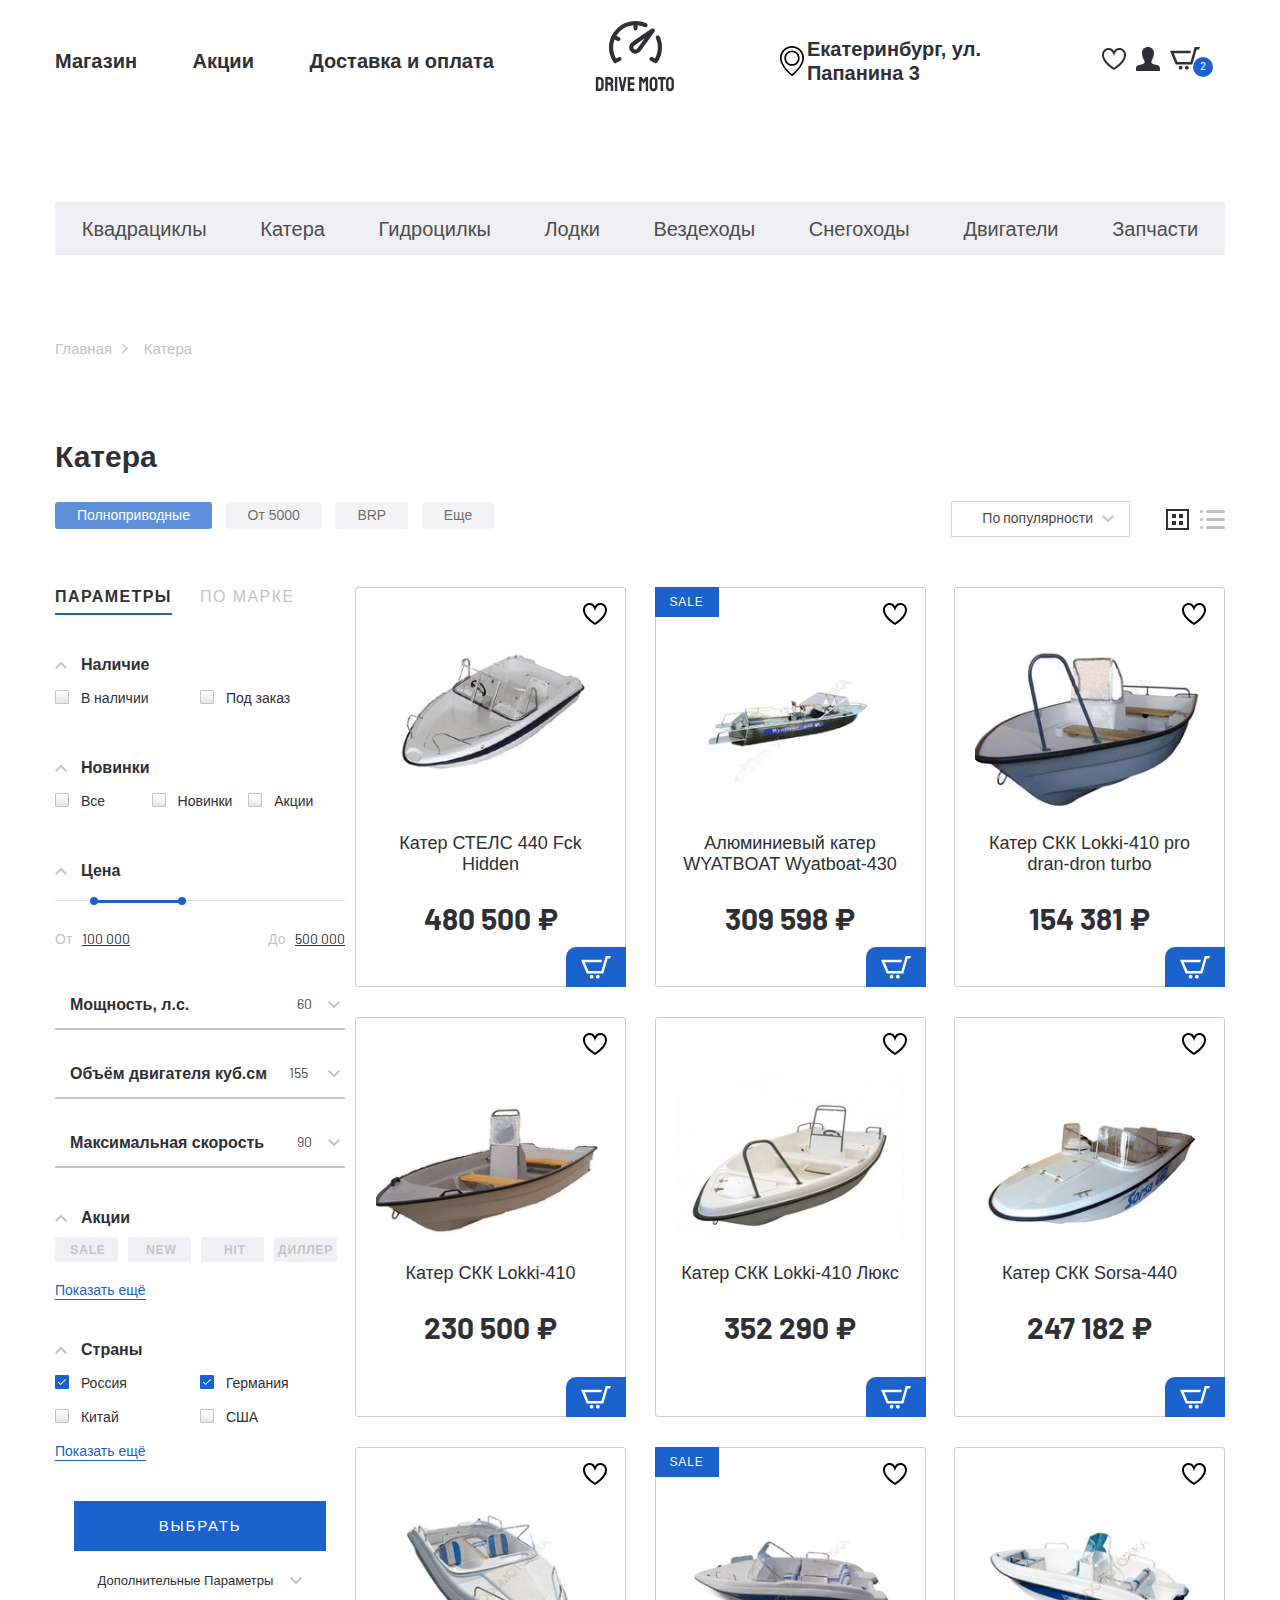
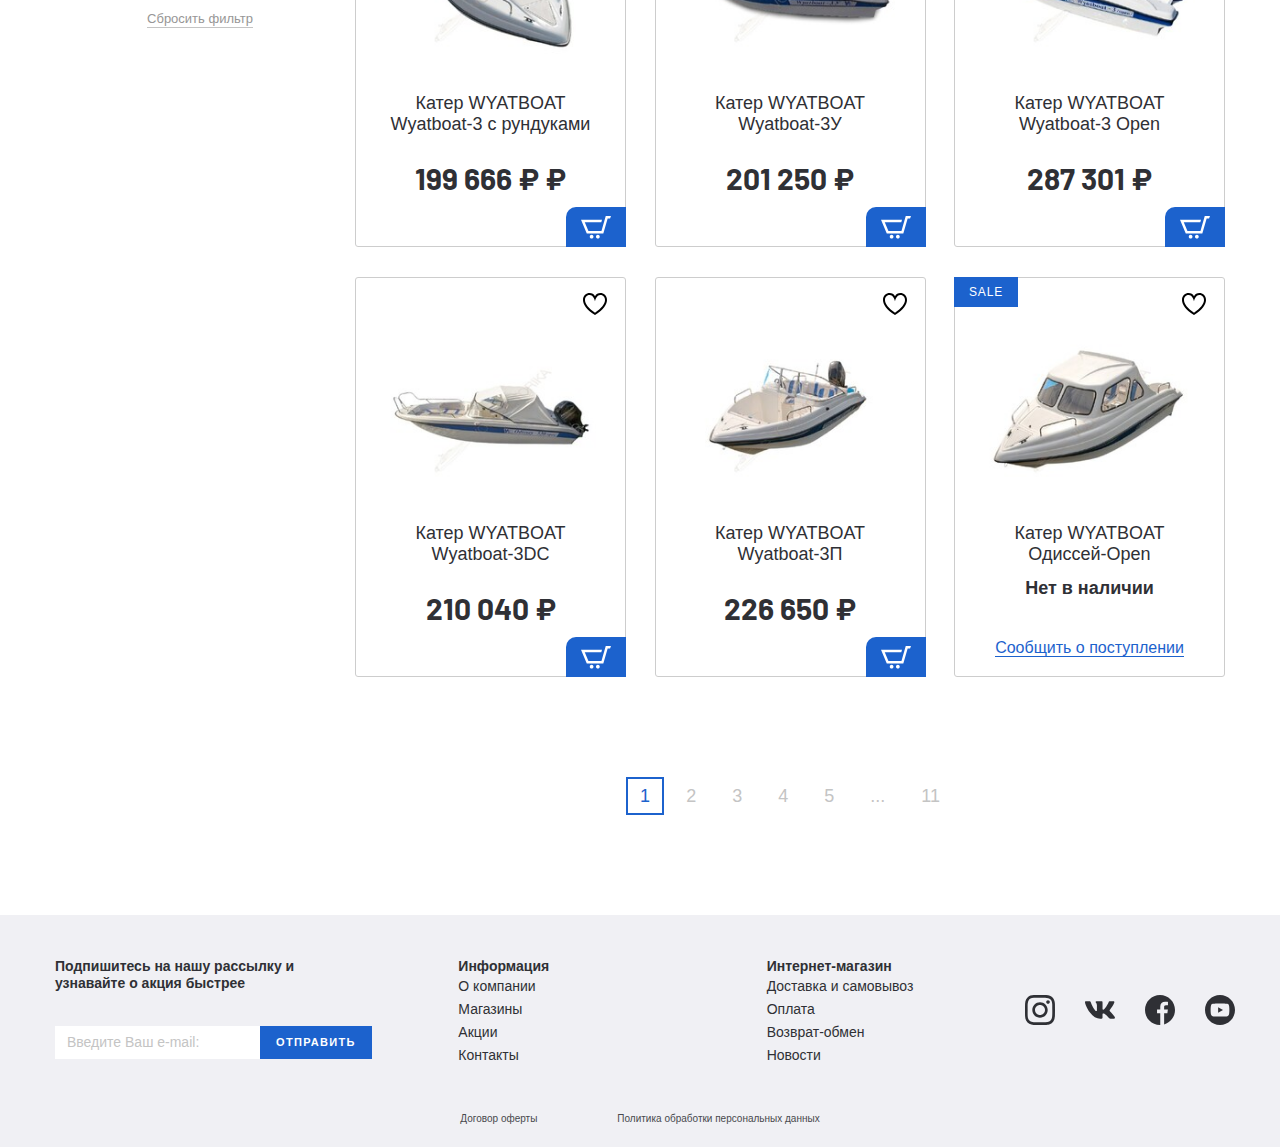
<file: boads.html>
<!DOCTYPE html>
<html lang="ru">

<head>
  <meta charset="UTF-8">
  <meta name="viewport" content="width=device-width, initial-scale=1.0">
  <meta http-equiv="X-UA-Compatible" content="ie=edge">
  <title>Document</title>
  <link href="https://fonts.googleapis.com/css2?family=Barlow:wght@400;700&display=swap" rel="stylesheet">
  <link rel="stylesheet" href="css/normalize.css">
  <link rel="stylesheet" href="css/slick.css">
  <link rel="stylesheet" href="css/fonts.css">
  <link rel="stylesheet" href="css/ion.rangeSlider.min.css">
  <link rel="stylesheet" href="css/jquery.formstyler.css">
  <link rel="stylesheet" href="css/jquery.formstyler.theme.css">
  <link rel="stylesheet" href="css/jquery.rateyo.min.css">
  <link rel="preconnect" href="https://fonts.googleapis.com">
  <link rel="preconnect" href="https://fonts.gstatic.com" crossorigin>
  <link rel="stylesheet" href="css/style.css">
  <link rel="stylesheet" href="css/media.css">

</head>

<body>
  <header class="header">
    <div class="headerTop">
      <div class="container">
        <div class="headerTopInner">
          <nav class="menu">
            <ul class="menuList">
              <li class="menuItem">
                <a class="menuLink" href="#">
                  Магазин
                </a>
              </li>
              <li class="menuItem">
                <a class="menuLink" href="#">
                  Акции
                </a>
              </li>
              <li class="menuItem">
                <a class="menuLink" href="#">
                  Доставка и оплата
                </a>
              </li>
            </ul>
          </nav>
          <a class="logo" href="index.html">
            <img class="logoImg" src="images/logo.svg" alt="">
          </a>
          <div class="headerBox">
            <a class="headerAdress"
              href="https://www.google.com/maps/place/%D0%95%D0%BA%D0%B0%D1%82%D0%B5%D1%80%D0%B8%D0%BD%D0%B1%D1%83%D1%80%D0%B3,+%D0%A1%D0%B2%D0%B5%D1%80%D0%B4%D0%BB%D0%BE%D0%B2%D1%81%D0%BA%D0%B0%D1%8F+%D0%BE%D0%B1%D0%BB./@56.8207678,60.54855,11.1z/data=!4m6!3m5!1s0x43c165eaa062db4b:0xd50243d7f7567f20!8m2!3d56.8430993!4d60.6454086!16zL20vMGhrcG4!5m1!1e1?hl=ru-RU"
              target="_blank"> Екатеринбург, ул. Папанина 3 <!--Можно сделать ссылку на гугл мапс-->
            </a>
            <ul class="userList">
              <li class="user-listItem">
                <a class="user-listLink" href="#">
                  <img src="images/heart.svg" alt="">
                </a>
              </li>
              <li class="user-listItem li">
                <a class="user-listLink" href="#">
                  <img src="images/user.svg" alt="">
                </a>
              </li>
              <li class="user-listItem li">
                <a class="user-listLink basket" href="#">
                  <img src="images/basket.svg" alt="">
                  <p class="basket__num">2</p>
                </a>
              </li>
            </ul>
          </div>
        </div>
      </div>
    </div>
    <div class="headerBottom">
      <div class="container">
        <ul class="menu-categories">
          <li class="menu-categoriesItem">
            <a class="menu-categoriesLink" href="#">Квадрациклы</a>
          </li>
          <li class="menu-categoriesItem">
            <a class="menu-categoriesLink" href="boads.html">Катера</a>
          </li>
          <li class="menu-categoriesItem">
            <a class="menu-categoriesLink" href="catalog.html">Гидроцилкы</a>
          </li>
          <li class="menu-categoriesItem">
            <a class="menu-categoriesLink" href="#">Лодки</a>
          </li>
          <li class="menu-categoriesItem">
            <a class="menu-categoriesLink" href="#">Вездеходы</a>
          </li>
          <li class="menu-categoriesItem">
            <a class="menu-categoriesLink" href="#">Снегоходы</a>
          </li>
          <li class="menu-categoriesItem">
            <a class="menu-categoriesLink" href="#">Двигатели</a>
          </li>
          <li class="menu-categoriesItem">
            <a class="menu-categoriesLink" href="#">Запчасти</a>
          </li>
        </ul>
      </div>
    </div>
  </header>


  <div class="breadcrumbs">
    <div class="container">
      <div class="breadcrumbs__inner">
        <ul class="breadcrumbs__list mobile-overflow ">
          <li class="breadcrumbs__list-item">
            <a href="index.html">Главная</a>
          </li>
          <li class="breadcrumbs__list-item">
            <span>Катера</span> <!--ссылка or not-->
          </li>
        </ul>
      </div>
    </div>
  </div>


  <section class="catalog">
    <div class="container">
      <h2 class="catalog__title">
        Катера
      </h2>
      <div class="catalog__filter">
        <div class="catalog__filter-itemsinner">
          <div class="catalog__filter-items mobile-overflow">
            <button class="page__active now--active">Полноприводные</button>
            <button class="page__active">От 5000</button>
            <button class="page__active">BRP</button>
            <button class="page__active">Еще</button>
          </div>
        </div>
        <div class="catalog__filter-btn">
          <select class="filter-style select-item">
            <option>По популярности</option>
            <option>По цене</option>
            <option></option>
            <option></option>
          </select>
          <button class="catalog__filter-btngrid catalog__filter-button catalog__filter-button--active">
            <svg width="23" height="21" viewBox="0 0 23 21" fill="none" xmlns="http://www.w3.org/2000/svg">
              <rect x="1" y="1" width="21" height="19" stroke="#2F3035" stroke-width="2" />
              <rect x="7" y="6" width="2" height="2" fill="#2F3035" stroke="#2F3035" stroke-width="2" />
              <rect x="7" y="13" width="2" height="2" fill="#2F3035" stroke="#2F3035" stroke-width="2" />
              <rect x="14" y="6" width="2" height="2" fill="#2F3035" stroke="#2F3035" stroke-width="2" />
              <rect x="14" y="13" width="2" height="2" fill="#2F3035" stroke="#2F3035" stroke-width="2" />
            </svg>
            </svg>
          </button>
          <button class="catalog__filter-btnline catalog__filter-button">
            <svg width="25" height="19" viewBox="0 0 25 19" fill="none" xmlns="http://www.w3.org/2000/svg">
              <g opacity="1">
                <rect x="6" width="19" height="3" rx="1.5" fill="#2F3035" />
                <rect x="6" y="8" width="19" height="3" rx="1.5" fill="#2F3035" />
                <rect x="6" y="16" width="19" height="3" rx="1.5" fill="#2F3035" />
                <rect width="3" height="3" rx="1.5" fill="#2F3035" />
                <rect y="8" width="3" height="3" rx="1.5" fill="#2F3035" />
                <rect y="16" width="3" height="3" rx="1.5" fill="#2F3035" />
              </g>
            </svg>
          </button>
        </div>
      </div>
      <div class="catalog__inner">
        <div class="aside__btn">
          Фильтр
        </div>
        <aside class="catalog__inner-aside aside-filter">
          <div class="tabs-wrapper tabs-wrapper--no-scroll">
            <div class="tabs aside-filter__tabs">
              <a class="tab aside-filter__tab tab--active" href="#filter-1"><span>Параметры</span></a>
              <a class="tab aside-filter__tab tab" href="#filter-2"><span>По марке</span></a>
            </div>
          </div>
          <div class="tabs-container">
            <div id="filter-1" class="tabs-content aside-filter__tabs-contant tabs-content--active">
              <form class="aside-filter__form">
                <ul class="aside-filter__list">
                  <li class="aside-filter__item-drop">
                    <p class="aside-filter__item-title filter__item-drop filter__item-drop--active">Наличие</p>
                    <div class="aside-filter__content">
                      <div class="aside-filter__content-box">
                        <label class="aside-filter__content-label">
                          <input class="filter-style" type="checkbox">
                          В наличии</label>
                      </div>
                      <div class="aside-filter__content-box">
                        <label class="aside-filter__content-label">
                          <input class="filter-style" type="checkbox">
                          Под заказ
                        </label>
                      </div>
                    </div>
                  </li>
                  <li class="aside-filter__item-drop">
                    <p class="aside-filter__item-title filter__item-drop filter__item-drop--active">Новинки</p>
                    <div class="aside-filter__content aside-filter__content-radio">
                      <div class="aside-filter__content-box">
                        <label class="aside-filter__content-label">
                          <input class="filter-style" name="radio" type="radio">
                          Все</label>
                      </div>
                      <div class="aside-filter__content-box">
                        <label class="aside-filter__content-label">
                          <input class="filter-style" name="radio" type="radio">
                          Новинки
                        </label>
                      </div>
                      <div class="aside-filter__content-box">
                        <label class="aside-filter__content-label">
                          <input class="filter-style" name="radio" type="radio">
                          Акции
                        </label>
                      </div>
                    </div>
                  </li>
                  <li class="aside-filter__item-drop">
                    <p class="aside-filter__item-title filter__item-drop filter__item-drop--active">Цена</p>
                    <div class="aside-filter__content">
                      <input type="text" class="js-range-slider" name="my_range" value="" data-min="100000"
                        data-max="500000" data-from="150000" data-to="275000" />
                    </div>
                  </li>
                  <li class="aside-filter__item-list">
                    <div class="filter__item-list">
                      <p class="filter__item-listtitle">
                        Мощность, л.с.
                      </p>
                      <select class="filter-style filter__item-listselect">
                        <option>60</option>
                        <option>90</option>
                        <option>130</option>
                        <option>154</option>
                        <option>230</option>
                        <option>300</option>
                      </select>
                    </div>
                    <div class="filter__item-list">
                      <p class="filter__item-listtitle">
                        Объём двигателя куб.см
                      </p>
                      <select class="filter-style filter__item-listselect">
                        <option>155</option>
                        <option>230</option>
                        <option>900</option>
                        <option>1049</option>
                        <option>1320</option>
                        <option>1630</option>
                        <option>1812</option>
                      </select>
                    </div>
                    <div class="filter__item-list">
                      <p class="filter__item-listtitle">
                        Максимальная скорость
                      </p>
                      <select class="filter-style filter__item-listselect">
                        <option>90</option>
                        <option>130</option>
                        <option>154</option>
                        <option>230</option>
                      </select>
                    </div>
                  </li> 

                  
                  <li class="aside-filter__item-drop btn-checked">
                    <p class="aside-filter__item-title filter__item-drop 
                      filter__item-drop--active">Акции</p>
                    <div class="aside-filter__content">
                      <div class="aside-filter__content-box">
                        <label class="aside-filter__content-label">
                          <input class="filter-style" type="checkbox">
                          <span class="btn-checked__text">SALE</span>
                        </label>
                      </div>
                      <div class="aside-filter__content-box">
                        <label class="aside-filter__content-label">
                          <input class="filter-style" type="checkbox">
                          <span class="btn-checked__text">NEW</span>
                        </label>
                      </div>
                      <div class="aside-filter__content-box">
                        <label class="aside-filter__content-label">
                          <input class="filter-style" type="checkbox">
                          <span class="btn-checked__text">HIT</span>
                        </label>
                      </div>
                      <div class="aside-filter__content-box">
                        <label class="aside-filter__content-label">
                          <input class="filter-style" type="checkbox">
                          <span class="btn-checked__text">ДИЛЛЕР</span>
                        </label>
                      </div>
                      <div class="filter-more">
                        <button class="filter-more__btn" href="#">Показать ещё</button>
                      </div>
                    </div>
                  </li>


                  <li class="aside-filter__item-drop">
                    <p class="aside-filter__item-title filter__item-drop filter__item-drop--active">Страны</p>
                    <div class="aside-filter__content">
                      <div class="aside-filter__content-box">
                        <label class="aside-filter__content-label">
                          <input class="filter-style" type="checkbox" checked>
                          Россия</label>
                      </div>
                      <div class="aside-filter__content-box">
                        <label class="aside-filter__content-label">
                          <input class="filter-style" type="checkbox" checked>
                          Германия
                        </label>
                      </div>
                      <div class="aside-filter__content-box">
                        <label class="aside-filter__content-label">
                          <input class="filter-style" type="checkbox">
                          Китай
                        </label>
                      </div>
                      <div class="aside-filter__content-box">
                        <label class="aside-filter__content-label">
                          <input class="filter-style" type="checkbox">
                          CША
                        </label>
                      </div>
                      <div class="filter-more">
                        <button class="filter-more__btn" href="#">Показать ещё</button>
                      </div>
                    </div>
                  </li>
                  <li class="aside-filter__item-drop aside-filter__item-btn">
                    <button class="filter-btn__send filter-btn__send--active" type="submit">Выбрать</button>
                    <p class="filter__extra">Дополнительные Параметры</p>
                    <div class="filter__extra-content">more</div>
                    <button class="filter-btn__reset" type="submit">Сбросить фильтр</button>
                  </li>
                </ul>
              </form>
            </div>

            <!-- //выбор по марке -->
            <div id="filter-2" class="tabs-content aside-filter__tabs-contant">
                <form class="aside-filter__form">
                  <ul class="aside-filter__list">
                    <li class="aside-filter__item-drop">
                      <p class="aside-filter__item-title filter__item-drop filter__item-drop--active">Наличие</p>
                      <div class="aside-filter__content">
                        <div class="aside-filter__content-box">
                          <label class="aside-filter__content-label">
                            <input class="filter-style" type="checkbox">
                            В наличии</label>
                        </div>
                        <div class="aside-filter__content-box">
                          <label class="aside-filter__content-label">
                            <input class="filter-style" type="checkbox">
                            Под заказ
                          </label>
                        </div>
                      </div>
                    </li>
                    <li class="aside-filter__item-drop">
                      <p class="aside-filter__item-title filter__item-drop filter__item-drop--active">Новинки</p>
                      <div class="aside-filter__content aside-filter__content-radio">
                        <div class="aside-filter__content-box">
                          <label class="aside-filter__content-label">
                            <input class="filter-style" name="radio" type="radio">
                            Все</label>
                        </div>
                        <div class="aside-filter__content-box">
                          <label class="aside-filter__content-label">
                            <input class="filter-style" name="radio" type="radio">
                            Новинки
                          </label>
                        </div>
                        <div class="aside-filter__content-box">
                          <label class="aside-filter__content-label">
                            <input class="filter-style" name="radio" type="radio">
                            Акции
                          </label>
                        </div>
                      </div>
                    </li>
                    <li class="aside-filter__item-drop">
                      <p class="aside-filter__item-title filter__item-drop filter__item-drop--active">Цена</p>
                      <div class="aside-filter__content">
                        <input type="text" class="js-range-slider" name="my_range" value="" data-min="100000"
                          data-max="500000" data-from="150000" data-to="275000" />
                      </div>
                    </li>
                    <li class="aside-filter__item-list">
                      <div class="filter__item-list">
                        <p class="filter__item-listtitle">
                          Мощность, л.с.
                        </p>
                        <select class="filter-style filter__item-listselect">
                          <option>60</option>
                          <option>90</option>
                          <option>130</option>
                          <option>154</option>
                          <option>230</option>
                          <option>300</option>
                        </select>
                      </div>
                      <div class="filter__item-list">
                        <p class="filter__item-listtitle">
                          Объём двигателя куб.см
                        </p>
                        <select class="filter-style filter__item-listselect">
                          <option>155</option>
                          <option>230</option>
                          <option>900</option>
                          <option>1049</option>
                          <option>1320</option>
                          <option>1630</option>
                          <option>1812</option>
                        </select>
                      </div>
                      <div class="filter__item-list">
                        <p class="filter__item-listtitle">
                          Максимальная скорость
                        </p>
                        <select class="filter-style filter__item-listselect">
                          <option>90</option>
                          <option>130</option>
                          <option>154</option>
                          <option>230</option>
                        </select>
                      </div>
                    </li>
  
                    <li class="aside-filter__item-drop">
                      <p class="aside-filter__item-title filter__item-drop filter__item-drop--active">
                        Бренд</p>
                      <div class="aside-filter__content">
                        <div class="aside-filter__content-box">
                          <label class="aside-filter__content-label">
                            <input class="filter-style" type="checkbox" checked>
                            BRB</label>
                        </div>
                        <div class="aside-filter__content-box">
                          <label class="aside-filter__content-label">
                            <input class="filter-style" type="checkbox" checked>
                            Spark 2
                          </label>
                        </div>
                        <div class="aside-filter__content-box">
                          <label class="aside-filter__content-label">
                            <input class="filter-style" type="checkbox">
                            Spark 3
                          </label>
                        </div>
                        <div class="filter-more">
                          <button class="filter-more__btn" href="#">Показать ещё</button>
                        </div>
                      </div>
                    </li>
  
  
                    <li class="aside-filter__item-drop">
                      <p class="aside-filter__item-title filter__item-drop filter__item-drop--active">Модель</p>
                      <div class="aside-filter__content">
                        <input class="filter-search" type="text" placeholder="Введите модель">
                        <div class="aside-filter__content-box">
                          <label class="aside-filter__content-label">
                            <input class="filter-style" type="checkbox" checked>
                            Sea-doo Spark 2</label>
                        </div>
                        <div class="aside-filter__content-box">
                          <label class="aside-filter__content-label">
                            <input class="filter-style" type="checkbox">
                            SeaDoo Spark 90
                          </label>
                        </div>
                        <div class="aside-filter__content-box">
                          <label class="aside-filter__content-label">
                            <input class="filter-style" type="checkbox">
                            SeaDoo GTI 155
                          </label>
                        </div>
                        <div class="aside-filter__content-box">
                          <label class="aside-filter__content-label">
                            <input class="filter-style" type="checkbox" checked>
                            SeaDoo GTR 230
                          </label>
                        </div>
                        <div class="filter-more">
                          <button class="filter-more__btn" href="#">Показать ещё</button>
                        </div>
                      </div>
                    </li>
  
  
                    <li class="aside-filter__item-drop btn-checked">
                      <p class="aside-filter__item-title filter__item-drop 
                        filter__item-drop--active">Акции</p>
                      <div class="aside-filter__content">
                        <div class="aside-filter__content-box">
                          <label class="aside-filter__content-label">
                            <input class="filter-style" type="checkbox">
                            <span class="btn-checked__text">SALE</span>
                          </label>
                        </div>
                        <div class="aside-filter__content-box">
                          <label class="aside-filter__content-label">
                            <input class="filter-style" type="checkbox">
                            <span class="btn-checked__text">NEW</span>
                          </label>
                        </div>
                        <div class="aside-filter__content-box">
                          <label class="aside-filter__content-label">
                            <input class="filter-style" type="checkbox">
                            <span class="btn-checked__text">HIT</span>
                          </label>
                        </div>
                        <div class="aside-filter__content-box">
                          <label class="aside-filter__content-label">
                            <input class="filter-style" type="checkbox">
                            <span class="btn-checked__text">ДИЛЛЕР</span>
                          </label>
                        </div>
                        <div class="filter-more">
                          <button class="filter-more__btn" href="#">Показать ещё</button>
                        </div>
                      </div>
                    </li>
  
  
                    <li class="aside-filter__item-drop">
                      <p class="aside-filter__item-title filter__item-drop filter__item-drop--active">Страны</p>
                      <div class="aside-filter__content">
                        <div class="aside-filter__content-box">
                          <label class="aside-filter__content-label">
                            <input class="filter-style" type="checkbox" checked>
                            Россия</label>
                        </div>
                        <div class="aside-filter__content-box">
                          <label class="aside-filter__content-label">
                            <input class="filter-style" type="checkbox" checked>
                            Германия
                          </label>
                        </div>
                        <div class="aside-filter__content-box">
                          <label class="aside-filter__content-label">
                            <input class="filter-style" type="checkbox">
                            Китай
                          </label>
                        </div>
                        <div class="aside-filter__content-box">
                          <label class="aside-filter__content-label">
                            <input class="filter-style" type="checkbox">
                            CША
                          </label>
                        </div>
                        <div class="filter-more">
                          <button class="filter-more__btn" href="#">Показать ещё</button>
                        </div>
                      </div>
                    </li>
                    <li class="aside-filter__item-drop aside-filter__item-btn">
                      <button class="filter-btn__send filter-btn__send--active" type="submit">Выбрать</button>
                      <p class="filter__extra">Дополнительные Параметры</p>
                      <div class="filter__extra-content">more</div>
                      <button class="filter-btn__reset" type="submit">Сбросить фильтр</button>
                    </li>
                  </ul>
                </form>

            </div>
          </div>
        </aside>
        <div class="catalog__inner-list">
          <div class="productItem__wrapper">
            <button class="productItem__favorite"></button>
            <button class="productItem__basket">
              <img src="images/basket-white.svg" alt="">
            </button>
            <a class="productItem__notifyText_link" href="#">
              <span>Сообщить о поступлении</span>
            </a>
            <a class="productItem " href="#">
              <p class="productItem__hovertext">
                Посмотреть товар
              </p>
              <img class="productItem__img" src="images/contant/boads/kater1.jpg" alt="">
              <h4 class="productItem__title">
                Катер СТЕЛС 440 Fck Hidden
              </h4>
              <p class="price productItem__price">
                480 500 ₽
              </p>
              <p class="productItem__notifyText">
                Нет в наличии
              </p>
            </a>
          </div>
          <div class="productItem__wrapper">
            <button class="productItem__favorite"></button>
            <button class="productItem__basket"><img src="images/basket-white.svg" alt="">
            </button>
            <a class="productItem__notifyText_link" href="#">
              <span>Сообщить о поступлении</span>
            </a>
            <a class="productItem productItem--sale" href="#">
              <p class="productItem__hovertext">
                Посмотреть товар
              </p>
              <img class="productItem__img" src="images/contant/boads/kater2.jpg" alt="">
              <h4 class="productItem__title">
                Алюминиевый катер WYATBOAT Wyatboat-430
              </h4>
              <p class="price productItem__price">
                309 598 ₽
              </p>
              <p class="productItem__notifyText">
                Нет в наличии
              </p>
            </a>
          </div>
          <div class="productItem__wrapper">
            <button class="productItem__favorite"></button>
            <button class="productItem__basket">
              <img src="images/basket-white.svg" alt="">
            </button>
            <a class="productItem__notifyText_link" href="#">
              <span>Сообщить о поступлении</span>
            </a>
            <a class="productItem " href="#">
              <p class="productItem__hovertext">
                Посмотреть товар
              </p>
              <img class="productItem__img" src="images/contant/boads/kater3.jpg" alt="">
              <h4 class="productItem__title">
                Катер СКК Lokki-410 pro dran-dron turbo
              </h4>
              <p class="price productItem__price">
                154 381 ₽
              </p>
              <p class="productItem__notifyText">
                Нет в наличии
              </p>
            </a>
          </div>
          <div class="productItem__wrapper">
            <button class="productItem__favorite"></button>
            <button class="productItem__basket">
              <img src="images/basket-white.svg" alt="">
            </button>
            <a class="productItem__notifyText_link" href="#">
              <span>Сообщить о поступлении</span>
            </a>
            <a class="productItem " href="#">
              <p class="productItem__hovertext">
                Посмотреть товар
              </p>
              <img class="productItem__img" src="images/contant/boads/kater4.jpg" alt="">
              <h4 class="productItem__title">
                Катер СКК Lokki-410
              </h4>
              <p class="price productItem__price">
                230 500 ₽
              </p>
              <p class="productItem__notifyText">
                Нет в наличии
              </p>
            </a>
          </div>
          <div class="productItem__wrapper">
            <button class="productItem__favorite"></button>
            <button class="productItem__basket">
              <img src="images/basket-white.svg" alt="">
            </button>
            <a class="productItem__notifyText_link" href="#">
              <span>Сообщить о поступлении</span>
            </a>
            <a class="productItem productItem__notAvailable" href="#">
              <p class="productItem__hovertext">
                Посмотреть товар
              </p>
              <img class="productItem__img" src="images/contant/boads/kater5.jpg" alt="">
              <h4 class="productItem__title">
                Катер СКК Lokki-410 Люкс
              </h4>
              <p class="price productItem__price">
                352 290 ₽
              </p>
              <p class="productItem__notifyText">
                Нет в наличии
              </p>
            </a>
          </div>
          <div class="productItem__wrapper">
            <button class="productItem__favorite"></button>
            <button class="productItem__basket">
              <img src="images/basket-white.svg" alt="">
            </button>
            <a class="productItem__notifyText_link" href="#">
              <span>Сообщить о поступлении</span>
            </a>
            <a class="productItem " href="#">
              <p class="productItem__hovertext">
                Посмотреть товар
              </p>
              <img class="productItem__img" src="images/contant/boads/kater6.jpg" alt="">
              <h4 class="productItem__title">
                Катер СКК Sorsa-440
              </h4>
              <p class="price productItem__price">
                247 182 ₽
              </p>
              <p class="productItem__notifyText">
                Нет в наличии
              </p>
            </a>
          </div>
          <div class="productItem__wrapper">
            <button class="productItem__favorite"></button>
            <button class="productItem__basket">
              <img src="images/basket-white.svg" alt="">
            </button>
            <a class="productItem__notifyText_link" href="#">
              <span>Сообщить о поступлении</span>
            </a>
            <a class="productItem " href="#">
              <p class="productItem__hovertext">
                Посмотреть товар
              </p>
              <img class="productItem__img" src="images/contant/boads/kater7.jpg" alt="">
              <h4 class="productItem__title">
                Катер WYATBOAT Wyatboat-3 с рундуками
              </h4>
              <p class="price productItem__price">
                199 666 ₽ ₽
              </p>
              <p class="productItem__notifyText">
                Нет в наличии
              </p>
            </a>
          </div>
          <div class="productItem__wrapper">
            <button class="productItem__favorite"></button>
            <button class="productItem__basket">
              <img src="images/basket-white.svg" alt="">
            </button>
            <a class="productItem__notifyText_link" href="#">
              <span>Сообщить о поступлении</span>
            </a>
            <a class="productItem productItem--sale" href="#">
              <p class="productItem__hovertext">
                Посмотреть товар
              </p>
              <img class="productItem__img" src="images/contant/boads/kater8.jpg" alt="">
              <h4 class="productItem__title">
                Катер WYATBOAT Wyatboat-3У
              </h4>
              <p class="price productItem__price">
                201 250 ₽
              </p>
              <p class="productItem__notifyText">
                Нет в наличии
              </p>
            </a>
          </div>
          <div class="productItem__wrapper">
            <button class="productItem__favorite"></button>
            <button class="productItem__basket">
              <img src="images/basket-white.svg" alt="">
            </button>
            <a class="productItem__notifyText_link" href="#">
              <span>Сообщить о поступлении</span>
            </a>
            <a class="productItem" href="#">
              <p class="productItem__hovertext">
                Посмотреть товар
              </p>
              <img class="productItem__img" src="images/contant/boads/kater9.jpg" alt="">
              <h4 class="productItem__title">
                Катер WYATBOAT Wyatboat-3 Open
              </h4>
              <p class="price productItem__price">
                287 301 ₽
              </p>
              <p class="productItem__notifyText">
                Нет в наличии
              </p>
            </a>
          </div>
          <div class="productItem__wrapper">
            <button class="productItem__favorite"></button>
            <button class="productItem__basket">
              <img src="images/basket-white.svg" alt="">
            </button>
            <a class="productItem__notifyText_link" href="#">
              <span>Сообщить о поступлении</span>
            </a>
            <a class="productItem " href="#">
              <p class="productItem__hovertext">
                Посмотреть товар
              </p>
              <img class="productItem__img" src="images/contant/boads/kater10.jpg" alt="">
              <h4 class="productItem__title">
                Катер WYATBOAT Wyatboat-3DC
              </h4>
              <p class="price productItem__price">
                210 040 ₽
              </p>
              <p class="productItem__notifyText">
                Нет в наличии
              </p>
            </a>
          </div>
          <div class="productItem__wrapper">
            <button class="productItem__favorite"></button>
            <button class="productItem__basket">
              <img src="images/basket-white.svg" alt="">
            </button>
            <a class="productItem__notifyText_link" href="#">
              <span>Сообщить о поступлении</span>
            </a>
            <a class="productItem " href="#">
              <p class="productItem__hovertext">
                Посмотреть товар
              </p>
              <img class="productItem__img" src="images/contant/boads/kater11.jpg" alt="">
              <h4 class="productItem__title">
                Катер WYATBOAT Wyatboat-3П
              </h4>
              <p class="price productItem__price">
                226 650 ₽
              </p>
              <p class="productItem__notifyText">
                Нет в наличии
              </p>
            </a>
          </div>
          <div class="productItem__wrapper productItem__notAvailable">
            <button class="productItem__favorite"></button>
            <button class="productItem__basket">
              <img src="images/basket-white.svg" alt="">
            </button>
            <a class="productItem__notifyText_link" href="#">
              <span>Сообщить о поступлении</span>
            </a>
            <a class="productItem productItem--sale" href="#">
              <p class="productItem__hovertext">
                Посмотреть товар
              </p>
              <img class="productItem__img" src="images/contant/boads/kater12.jpg" alt="">
              <h4 class="productItem__title">
                Катер WYATBOAT Одиссей-Open
              </h4>
              <p class="price productItem__price">
                305 210 ₽
              </p>
              <p class="productItem__notifyText">
                Нет в наличии
              </p>
            </a>
          </div>

          <div class="pagination">
            <ul class="pagination-list">
              <li class="pagination-list__item active"><a href="#">1</a></li>
              <li class="pagination-list__item"><a href="#">2</a></li>
              <li class="pagination-list__item"><a href="#">3</a></li>
              <li class="pagination-list__item"><a href="#">4</a></li>
              <li class="pagination-list__item"><a href="#">5</a></li>
              <li class="pagination-list__item pagination-list__item"><span href="#">...</span></li>
              <li class="pagination-list__item"><a href="#">11</a></li>
            </ul>
          </div>
        </div>
      </div>
    </div>
  </section>



  <footer class="footer">
    <div class="container">
      <div class="footer__top">
        <div class="footer__top-inner">
          <div class="footer__top-item footer__top-newslatter">
            <h6 class="footer__top-title">
              Подпишитесь на нашу рассылку
              и узнавайте о акция быстрее
            </h6>
            <form class="footer-form">
              <input class="footer-form__input" type="text" placeholder="Введите Ваш e-mail:">
              <button class="footer-form__btn" type="submit">Отправить</button>
            </form>
          </div>
          <div class="footer__top-item footer__top-social">
            <h6 class="footer__top-title footer__topdrop">
              Информация
            </h6>
            <ul class="footer-list">
              <li class="footer-list__item"><a href="#"></a>О компании</li>
              <li class="footer-list__item"><a href="#"></a>Магазины</li>
              <li class="footer-list__item"><a href="#"></a>Акции</li>
              <li class="footer-list__item"><a href="#"></a>Контакты</li>
            </ul>
          </div>
          <div class="footer__top-item footer__top-itemdrop">
            <h6 class="footer__top-title footer__topdrop">
              Интернет-магазин
            </h6>
            <ul class="footer-list">
              <li class="footer-list__item"><a href="#"></a>Доставка и самовывоз</li>
              <li class="footer-list__item"><a href="#"></a>Оплата</li>
              <li class="footer-list__item"><a href="#"></a>Возврат-обмен</li>
              <li class="footer-list__item"><a href="#"></a>Новости</li>
            </ul>
          </div>
          <div class="footer__top-item">
            <ul class="social-list">
              <li class="social-list__item">
                <a href="https://www.instagram.com/">
                  <img src="images/instagram.svg" alt="">
                </a>
              </li>
              <li class="social-list__item">
                <a href="https://vk.com/1">
                  <img src="images/vk.svg" alt="">
                </a>
              </li>
              <li class="social-list__item">
                <a href="https://www.facebook.com/">
                  <img src="images/facebook.svg" alt="">
                </a>
              </li>
              <li class="social-list__item">
                <a href="https://www.youtube.com/watch?v=gb7gMluAeao&list=PLcvhF2Wqh7DNVy1OCUpG3i5lyxyBWhGZ8">
                  <img src="images/youtube.svg" alt="">
                </a>
              </li>
            </ul>
          </div>
        </div>
      </div>
      <div class="footer__bottom">
        <a class="footer__bottom-link" href="https://ru.wikipedia.org/wiki/%D0%9E%D1%84%D0%B5%D1%80%D1%82%D0%B0">Договор
          оферты</a>
        <a class="footer__bottom-link" href="#">Политика обработки персональных данных </a>
      </div>
    </div>
  </footer>



  <script src="js/base.js"></script>
  <script src="plugins/modal.js"></script>
  <script src="js/index.js"></script>
  <script src="https://ajax.googleapis.com/ajax/libs/jquery/3.4.1/jquery.min.js"></script>
  <script src="js/slick.min.js"></script>
  <script src="js/ion.rangeSlider.min.js"></script>
  <script src="js/jquery.formstyler.min.js"></script>
  <script src="js/jquery.rateyo.min.js"></script>
  <script src="js/main.js"></script>






</body>

</html>





<!--Класс  productItem__notAvailable => Нет в наличии -->
<!--Класс  productItem--sale => SALE -->
</file>
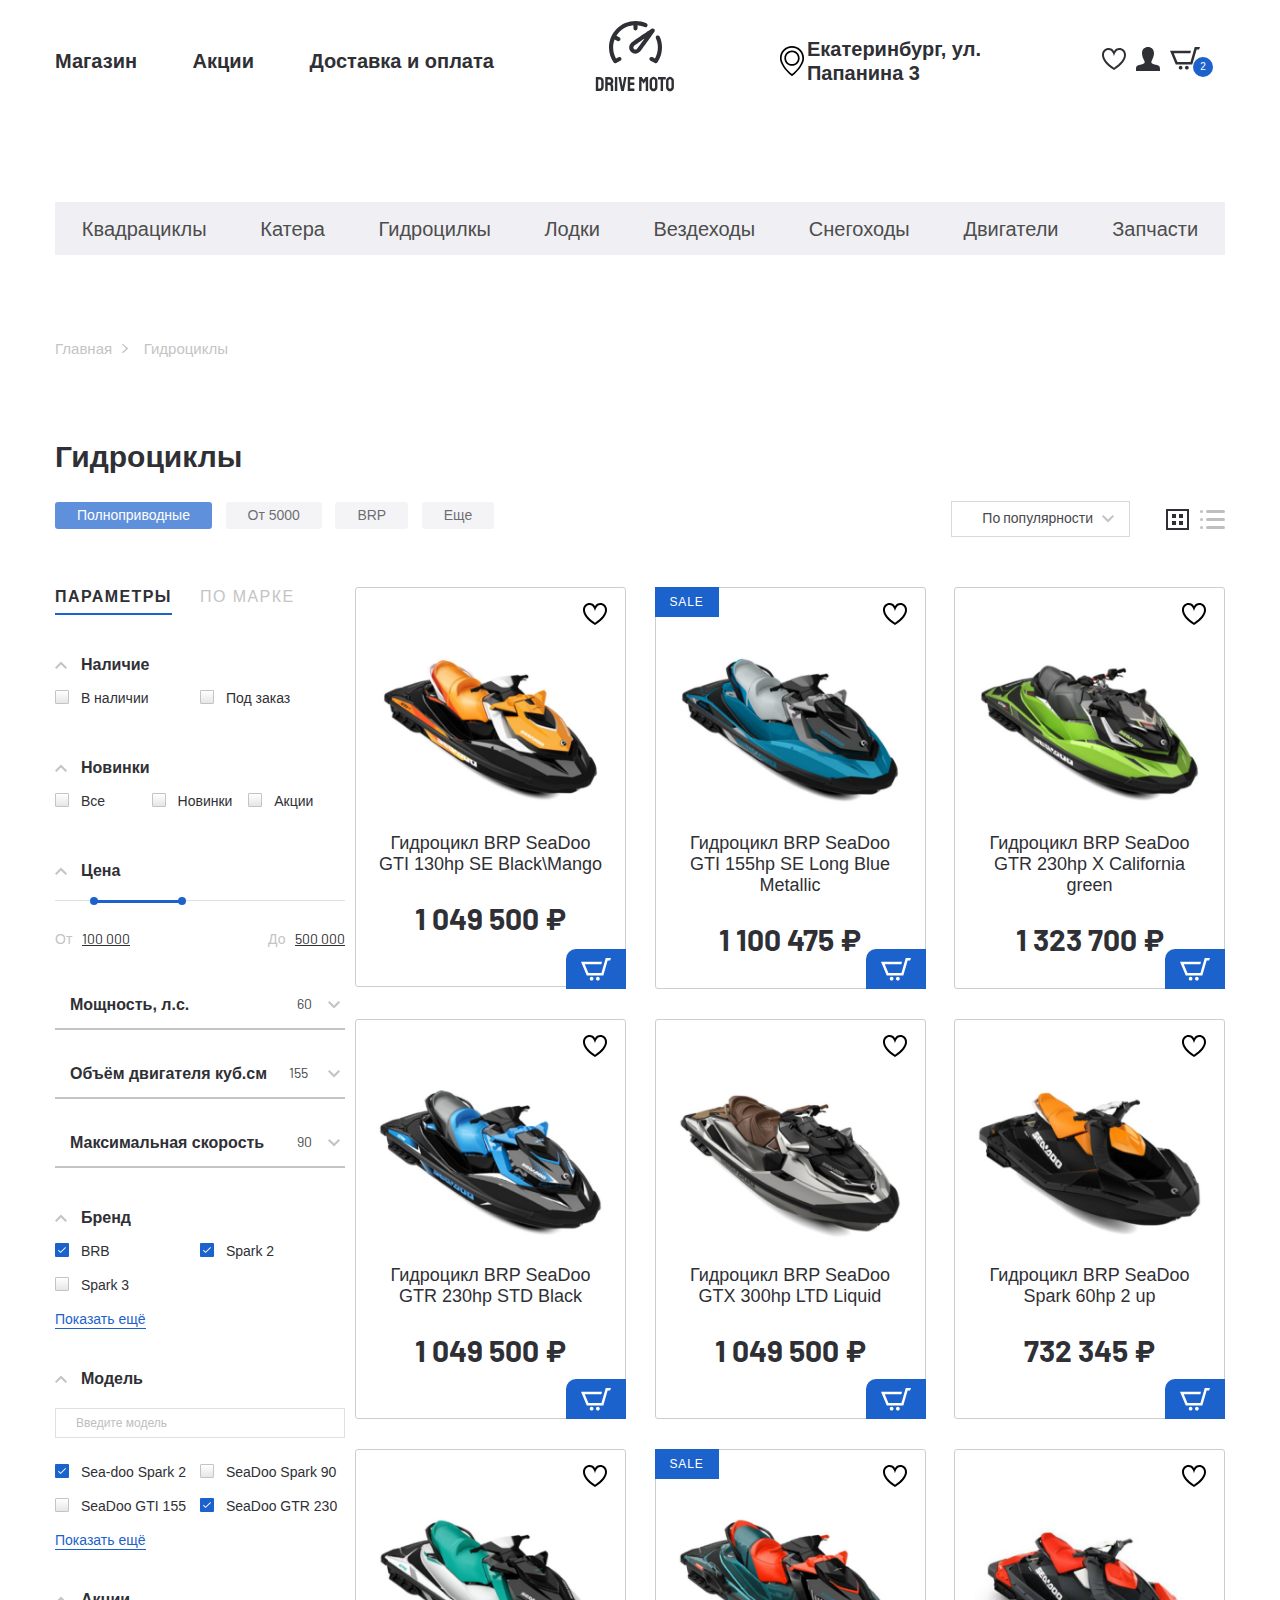
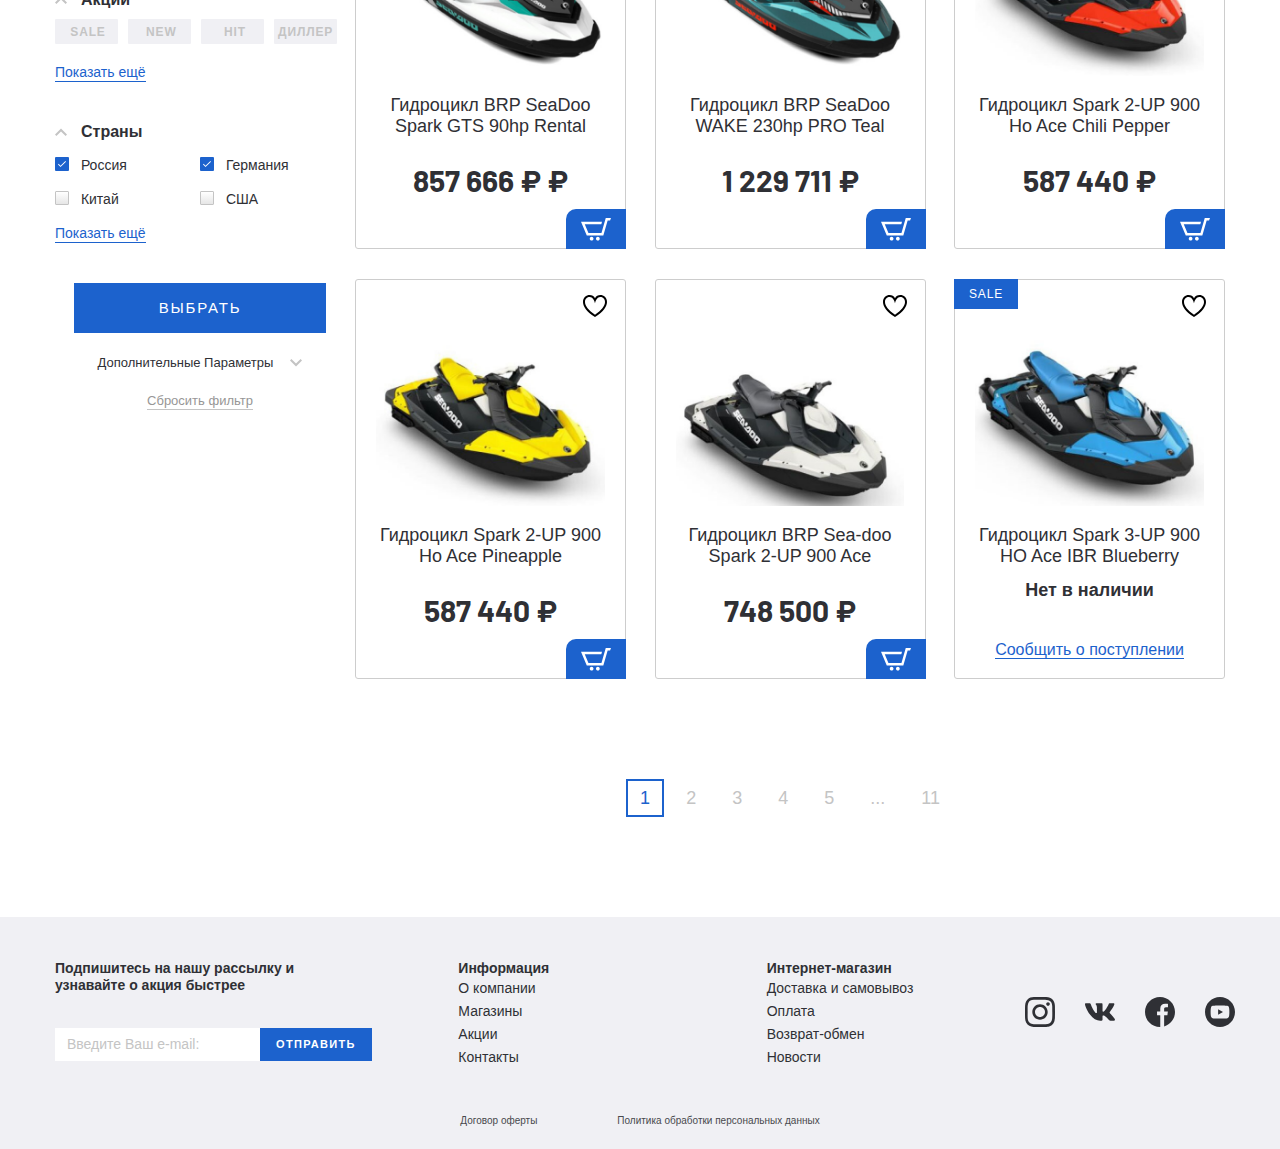
<file: catalog.html>
<!DOCTYPE html>
<html lang="ru">

<head>
  <meta charset="UTF-8">
  <meta name="viewport" content="width=device-width, initial-scale=1.0">
  <meta http-equiv="X-UA-Compatible" content="ie=edge">
  <title>Document</title>
  <link href="https://fonts.googleapis.com/css2?family=Barlow:wght@400;700&display=swap" rel="stylesheet">
  <link rel="stylesheet" href="css/normalize.css">
  <link rel="stylesheet" href="css/slick.css">
  <link rel="stylesheet" href="css/fonts.css">
  <link rel="stylesheet" href="css/ion.rangeSlider.min.css">
  <link rel="stylesheet" href="css/jquery.formstyler.css">
  <link rel="stylesheet" href="css/jquery.formstyler.theme.css">
  <link rel="stylesheet" href="css/jquery.rateyo.min.css">
  <link rel="preconnect" href="https://fonts.googleapis.com">
  <link rel="preconnect" href="https://fonts.gstatic.com" crossorigin>
  <link rel="stylesheet" href="css/style.css">
  <link rel="stylesheet" href="css/media.css">

</head>

<body>
  <header class="header">
    <div class="headerTop">
      <div class="container">
        <div class="headerTopInner">
          <nav class="menu">
            <ul class="menuList">
              <li class="menuItem">
                <a class="menuLink" href="#">
                  Магазин
                </a>
              </li>
              <li class="menuItem">
                <a class="menuLink" href="#">
                  Акции
                </a>
              </li>
              <li class="menuItem">
                <a class="menuLink" href="#">
                  Доставка и оплата
                </a>
              </li>
            </ul>
          </nav>
          <a class="logo" href="index.html">
            <img class="logoImg" src="images/logo.svg" alt="">
          </a>
          <div class="headerBox">
            <a class="headerAdress"
              href="https://www.google.com/maps/place/%D0%95%D0%BA%D0%B0%D1%82%D0%B5%D1%80%D0%B8%D0%BD%D0%B1%D1%83%D1%80%D0%B3,+%D0%A1%D0%B2%D0%B5%D1%80%D0%B4%D0%BB%D0%BE%D0%B2%D1%81%D0%BA%D0%B0%D1%8F+%D0%BE%D0%B1%D0%BB./@56.8207678,60.54855,11.1z/data=!4m6!3m5!1s0x43c165eaa062db4b:0xd50243d7f7567f20!8m2!3d56.8430993!4d60.6454086!16zL20vMGhrcG4!5m1!1e1?hl=ru-RU"
              target="_blank"> Екатеринбург, ул. Папанина 3 <!--Можно сделать ссылку на гугл мапс-->
            </a>
            <ul class="userList">
              <li class="user-listItem">
                <a class="user-listLink" href="#">
                  <img src="images/heart.svg" alt="">
                </a>
              </li>
              <li class="user-listItem li">
                <a class="user-listLink" href="#">
                  <img src="images/user.svg" alt="">
                </a>
              </li>
              <li class="user-listItem li">
                <a class="user-listLink basket" href="#">
                  <img src="images/basket.svg" alt="">
                  <p class="basket__num">2</p>
                </a>
              </li>
            </ul>
          </div>
        </div>
      </div>
    </div>
    <div class="headerBottom">
      <div class="container">
        <ul class="menu-categories">
          <li class="menu-categoriesItem">
            <a class="menu-categoriesLink" href="#">Квадрациклы</a>
          </li>
          <li class="menu-categoriesItem">
            <a class="menu-categoriesLink" href="boads.html">Катера</a>
          </li>
          <li class="menu-categoriesItem">
            <a class="menu-categoriesLink" href="catalog.html">Гидроцилкы</a>
          </li>
          <li class="menu-categoriesItem">
            <a class="menu-categoriesLink" href="#">Лодки</a>
          </li>
          <li class="menu-categoriesItem">
            <a class="menu-categoriesLink" href="#">Вездеходы</a>
          </li>
          <li class="menu-categoriesItem">
            <a class="menu-categoriesLink" href="#">Снегоходы</a>
          </li>
          <li class="menu-categoriesItem">
            <a class="menu-categoriesLink" href="#">Двигатели</a>
          </li>
          <li class="menu-categoriesItem">
            <a class="menu-categoriesLink" href="#">Запчасти</a>
          </li>
        </ul>
      </div>
    </div>
  </header>


  <div class="breadcrumbs">
    <div class="container">
      <div class="breadcrumbs__inner">
        <ul class="breadcrumbs__list mobile-overflow ">
          <li class="breadcrumbs__list-item">
            <a href="index.html">Главная</a>
          </li>
          <li class="breadcrumbs__list-item">
            <span>Гидроциклы</span> <!--ссылка or not-->
          </li>
        </ul>
      </div>
    </div>
  </div>


  <section class="catalog">
    <div class="container">
      <h2 class="catalog__title">
        Гидроциклы
      </h2>
      <div class="catalog__filter">
        <div class="catalog__filter-itemsinner">
          <div class="catalog__filter-items mobile-overflow">
            <button class="page__active now--active">Полноприводные</button>
            <button class="page__active">От 5000</button>
            <button class="page__active">BRP</button>
            <button class="page__active">Еще</button>
          </div>
        </div>
        <div class="catalog__filter-btn">
          <select class="filter-style select-item">
            <option>По популярности</option>
            <option>По цене</option>
            <option></option>
            <option></option>
          </select>
          <button class="catalog__filter-btngrid catalog__filter-button catalog__filter-button--active">
            <svg width="23" height="21" viewBox="0 0 23 21" fill="none" xmlns="http://www.w3.org/2000/svg">
              <rect x="1" y="1" width="21" height="19" stroke="#2F3035" stroke-width="2" />
              <rect x="7" y="6" width="2" height="2" fill="#2F3035" stroke="#2F3035" stroke-width="2" />
              <rect x="7" y="13" width="2" height="2" fill="#2F3035" stroke="#2F3035" stroke-width="2" />
              <rect x="14" y="6" width="2" height="2" fill="#2F3035" stroke="#2F3035" stroke-width="2" />
              <rect x="14" y="13" width="2" height="2" fill="#2F3035" stroke="#2F3035" stroke-width="2" />
            </svg>
            </svg>
          </button>
          <button class="catalog__filter-btnline catalog__filter-button">
            <svg width="25" height="19" viewBox="0 0 25 19" fill="none" xmlns="http://www.w3.org/2000/svg">
              <g opacity="1">
                <rect x="6" width="19" height="3" rx="1.5" fill="#2F3035" />
                <rect x="6" y="8" width="19" height="3" rx="1.5" fill="#2F3035" />
                <rect x="6" y="16" width="19" height="3" rx="1.5" fill="#2F3035" />
                <rect width="3" height="3" rx="1.5" fill="#2F3035" />
                <rect y="8" width="3" height="3" rx="1.5" fill="#2F3035" />
                <rect y="16" width="3" height="3" rx="1.5" fill="#2F3035" />
              </g>
            </svg>
          </button>
        </div>
      </div>
      <div class="catalog__inner">
        <div class="aside__btn">
          Фильтр
        </div>
        <aside class="catalog__inner-aside aside-filter">
          <div class="tabs-wrapper tabs-wrapper--no-scroll">
            <div class="tabs aside-filter__tabs">
              <a class="tab aside-filter__tab tab--active" href="#filter-1"><span>Параметры</span></a>
              <a class="tab aside-filter__tab tab" href="#filter-2"><span>По марке</span></a>
            </div>
          </div>
          <div class="tabs-container">
            <div id="filter-1" class="tabs-content aside-filter__tabs-contant tabs-content--active">
              <form class="aside-filter__form">
                <ul class="aside-filter__list">
                  <li class="aside-filter__item-drop">
                    <p class="aside-filter__item-title filter__item-drop filter__item-drop--active">Наличие</p>
                    <div class="aside-filter__content">
                      <div class="aside-filter__content-box">
                        <label class="aside-filter__content-label">
                          <input class="filter-style" type="checkbox">
                          В наличии</label>
                      </div>
                      <div class="aside-filter__content-box">
                        <label class="aside-filter__content-label">
                          <input class="filter-style" type="checkbox">
                          Под заказ
                        </label>
                      </div>
                    </div>
                  </li>
                  <li class="aside-filter__item-drop">
                    <p class="aside-filter__item-title filter__item-drop filter__item-drop--active">Новинки</p>
                    <div class="aside-filter__content aside-filter__content-radio">
                      <div class="aside-filter__content-box">
                        <label class="aside-filter__content-label">
                          <input class="filter-style" name="radio" type="radio">
                          Все</label>
                      </div>
                      <div class="aside-filter__content-box">
                        <label class="aside-filter__content-label">
                          <input class="filter-style" name="radio" type="radio">
                          Новинки
                        </label>
                      </div>
                      <div class="aside-filter__content-box">
                        <label class="aside-filter__content-label">
                          <input class="filter-style" name="radio" type="radio">
                          Акции
                        </label>
                      </div>
                    </div>
                  </li>
                  <li class="aside-filter__item-drop">
                    <p class="aside-filter__item-title filter__item-drop filter__item-drop--active">Цена</p>
                    <div class="aside-filter__content">
                      <input type="text" class="js-range-slider" name="my_range" value="" data-min="100000"
                        data-max="500000" data-from="150000" data-to="275000" />
                    </div>
                  </li>
                  <li class="aside-filter__item-list">
                    <div class="filter__item-list">
                      <p class="filter__item-listtitle">
                        Мощность, л.с.
                      </p>
                      <select class="filter-style filter__item-listselect">
                        <option>60</option>
                        <option>90</option>
                        <option>130</option>
                        <option>154</option>
                        <option>230</option>
                        <option>300</option>
                      </select>
                    </div>
                    <div class="filter__item-list">
                      <p class="filter__item-listtitle">
                        Объём двигателя куб.см
                      </p>
                      <select class="filter-style filter__item-listselect">
                        <option>155</option>
                        <option>230</option>
                        <option>900</option>
                        <option>1049</option>
                        <option>1320</option>
                        <option>1630</option>
                        <option>1812</option>
                      </select>
                    </div>
                    <div class="filter__item-list">
                      <p class="filter__item-listtitle">
                        Максимальная скорость
                      </p>
                      <select class="filter-style filter__item-listselect">
                        <option>90</option>
                        <option>130</option>
                        <option>154</option>
                        <option>230</option>
                      </select>
                    </div>
                  </li>

                  <li class="aside-filter__item-drop">
                    <p class="aside-filter__item-title filter__item-drop filter__item-drop--active">
                      Бренд</p>
                    <div class="aside-filter__content">
                      <div class="aside-filter__content-box">
                        <label class="aside-filter__content-label">
                          <input class="filter-style" type="checkbox" checked>
                          BRB</label>
                      </div>
                      <div class="aside-filter__content-box">
                        <label class="aside-filter__content-label">
                          <input class="filter-style" type="checkbox" checked>
                          Spark 2
                        </label>
                      </div>
                      <div class="aside-filter__content-box">
                        <label class="aside-filter__content-label">
                          <input class="filter-style" type="checkbox">
                          Spark 3
                        </label>
                      </div>
                      <div class="filter-more">
                        <button class="filter-more__btn" href="#">Показать ещё</button>
                      </div>
                    </div>
                  </li>


                  <li class="aside-filter__item-drop">
                    <p class="aside-filter__item-title filter__item-drop filter__item-drop--active">Модель</p>
                    <div class="aside-filter__content">
                      <input class="filter-search" type="text" placeholder="Введите модель">
                      <div class="aside-filter__content-box">
                        <label class="aside-filter__content-label">
                          <input class="filter-style" type="checkbox" checked>
                          Sea-doo Spark 2</label>
                      </div>
                      <div class="aside-filter__content-box">
                        <label class="aside-filter__content-label">
                          <input class="filter-style" type="checkbox">
                          SeaDoo Spark 90
                        </label>
                      </div>
                      <div class="aside-filter__content-box">
                        <label class="aside-filter__content-label">
                          <input class="filter-style" type="checkbox">
                          SeaDoo GTI 155
                        </label>
                      </div>
                      <div class="aside-filter__content-box">
                        <label class="aside-filter__content-label">
                          <input class="filter-style" type="checkbox" checked>
                          SeaDoo GTR 230
                        </label>
                      </div>
                      <div class="filter-more">
                        <button class="filter-more__btn" href="#">Показать ещё</button>
                      </div>
                    </div>
                  </li>


                  <li class="aside-filter__item-drop btn-checked">
                    <p class="aside-filter__item-title filter__item-drop 
                      filter__item-drop--active">Акции</p>
                    <div class="aside-filter__content">
                      <div class="aside-filter__content-box">
                        <label class="aside-filter__content-label">
                          <input class="filter-style" type="checkbox">
                          <span class="btn-checked__text">SALE</span>
                        </label>
                      </div>
                      <div class="aside-filter__content-box">
                        <label class="aside-filter__content-label">
                          <input class="filter-style" type="checkbox">
                          <span class="btn-checked__text">NEW</span>
                        </label>
                      </div>
                      <div class="aside-filter__content-box">
                        <label class="aside-filter__content-label">
                          <input class="filter-style" type="checkbox">
                          <span class="btn-checked__text">HIT</span>
                        </label>
                      </div>
                      <div class="aside-filter__content-box">
                        <label class="aside-filter__content-label">
                          <input class="filter-style" type="checkbox">
                          <span class="btn-checked__text">ДИЛЛЕР</span>
                        </label>
                      </div>
                      <div class="filter-more">
                        <button class="filter-more__btn" href="#">Показать ещё</button>
                      </div>
                    </div>
                  </li>


                  <li class="aside-filter__item-drop">
                    <p class="aside-filter__item-title filter__item-drop filter__item-drop--active">Страны</p>
                    <div class="aside-filter__content">
                      <div class="aside-filter__content-box">
                        <label class="aside-filter__content-label">
                          <input class="filter-style" type="checkbox" checked>
                          Россия</label>
                      </div>
                      <div class="aside-filter__content-box">
                        <label class="aside-filter__content-label">
                          <input class="filter-style" type="checkbox" checked>
                          Германия
                        </label>
                      </div>
                      <div class="aside-filter__content-box">
                        <label class="aside-filter__content-label">
                          <input class="filter-style" type="checkbox">
                          Китай
                        </label>
                      </div>
                      <div class="aside-filter__content-box">
                        <label class="aside-filter__content-label">
                          <input class="filter-style" type="checkbox">
                          CША
                        </label>
                      </div>
                      <div class="filter-more">
                        <button class="filter-more__btn" href="#">Показать ещё</button>
                      </div>
                    </div>
                  </li>
                  <li class="aside-filter__item-drop aside-filter__item-btn">
                    <button class="filter-btn__send filter-btn__send--active" type="submit">Выбрать</button>
                    <p class="filter__extra">Дополнительные Параметры</p>
                    <div class="filter__extra-content">more</div>
                    <button class="filter-btn__reset" type="submit">Сбросить фильтр</button>
                  </li>
                </ul>
              </form>

            </div>
            <div id="filter-2" class="tabs-content aside-filter__tabs-contant">content-2</div>
            <!-- //Добавить выбор по марке -->
          </div>
        </aside>
        <div class="catalog__inner-list">
          <div class="productItem__wrapper">
            <button class="productItem__favorite"></button>
            <button class="productItem__basket">
              <img src="images/basket-white.svg" alt="">
            </button>
            <a class="productItem__notifyText_link" href="#">
              <span>Сообщить о поступлении</span>
            </a>
            <a class="productItem " href="#">
              <p class="productItem__hovertext">
                Посмотреть товар
              </p>
              <img class="productItem__img" src="images/contant/gidro/gidrotsikl-1.png" alt="">
              <h4 class="productItem__title">
                Гидроцикл BRP SeaDoo GTI 130hp SE Black\Mango
              </h4>
              <p class="price productItem__price">
                1 049 500 ₽
              </p>
              <p class="productItem__notifyText">
                Нет в наличии
              </p>
            </a>
          </div>
          <div class="productItem__wrapper">
            <button class="productItem__favorite"></button>
            <button class="productItem__basket"><img src="images/basket-white.svg" alt="">
            </button>
            <a class="productItem__notifyText_link" href="#">
              <span>Сообщить о поступлении</span>
            </a>
            <a class="productItem productItem--sale" href="product-page.html">
              <p class="productItem__hovertext">
                Посмотреть товар
              </p>
              <img class="productItem__img" src="images/contant/gidro/gidrotsikl-2.png" alt="">
              <h4 class="productItem__title">
                Гидроцикл BRP SeaDoo GTI 155hp SE Long Blue Metallic
              </h4>
              <p class="price productItem__price">
                1 100 475 ₽
              </p>
              <p class="productItem__notifyText">
                Нет в наличии
              </p>
            </a>
          </div>
          <div class="productItem__wrapper">
            <button class="productItem__favorite"></button>
            <button class="productItem__basket">
              <img src="images/basket-white.svg" alt="">
            </button>
            <a class="productItem__notifyText_link" href="#">
              <span>Сообщить о поступлении</span>
            </a>
            <a class="productItem " href="#">
              <p class="productItem__hovertext">
                Посмотреть товар
              </p>
              <img class="productItem__img" src="images/contant/gidro/gidrotsikl-3.png" alt="">
              <h4 class="productItem__title">
                Гидроцикл BRP SeaDoo GTR 230hp X California green
              </h4>
              <p class="price productItem__price">
                1 323 700 ₽
              </p>
              <p class="productItem__notifyText">
                Нет в наличии
              </p>
            </a>
          </div>
          <div class="productItem__wrapper">
            <button class="productItem__favorite"></button>
            <button class="productItem__basket">
              <img src="images/basket-white.svg" alt="">
            </button>
            <a class="productItem__notifyText_link" href="#">
              <span>Сообщить о поступлении</span>
            </a>
            <a class="productItem " href="#">
              <p class="productItem__hovertext">
                Посмотреть товар
              </p>
              <img class="productItem__img" src="images/contant/gidro/gidrotsikl-4.png" alt="">
              <h4 class="productItem__title">
                Гидроцикл BRP SeaDoo GTR 230hp STD Black
              </h4>
              <p class="price productItem__price">
                1 049 500 ₽
              </p>
              <p class="productItem__notifyText">
                Нет в наличии
              </p>
            </a>
          </div>
          <div class="productItem__wrapper">
            <button class="productItem__favorite"></button>
            <button class="productItem__basket">
              <img src="images/basket-white.svg" alt="">
            </button>
            <a class="productItem__notifyText_link" href="#">
              <span>Сообщить о поступлении</span>
            </a>
            <a class="productItem productItem__notAvailable" href="#">
              <p class="productItem__hovertext">
                Посмотреть товар
              </p>
              <img class="productItem__img" src="images/contant/gidro/gidrotsikl-5.png" alt="">
              <h4 class="productItem__title">
                Гидроцикл BRP SeaDoo GTX 300hp LTD Liquid
              </h4>
              <p class="price productItem__price">
                1 049 500 ₽
              </p>
              <p class="productItem__notifyText">
                Нет в наличии
              </p>
            </a>
          </div>
          <div class="productItem__wrapper">
            <button class="productItem__favorite"></button>
            <button class="productItem__basket">
              <img src="images/basket-white.svg" alt="">
            </button>
            <a class="productItem__notifyText_link" href="#">
              <span>Сообщить о поступлении</span>
            </a>
            <a class="productItem " href="#">
              <p class="productItem__hovertext">
                Посмотреть товар
              </p>
              <img class="productItem__img" src="images/contant/gidro/gidrotsikl-6.png" alt="">
              <h4 class="productItem__title">
                Гидроцикл BRP SeaDoo Spark 60hp 2 up
              </h4>
              <p class="price productItem__price">
                732 345 ₽
              </p>
              <p class="productItem__notifyText">
                Нет в наличии
              </p>
            </a>
          </div>
          <div class="productItem__wrapper">
            <button class="productItem__favorite"></button>
            <button class="productItem__basket">
              <img src="images/basket-white.svg" alt="">
            </button>
            <a class="productItem__notifyText_link" href="#">
              <span>Сообщить о поступлении</span>
            </a>
            <a class="productItem " href="#">
              <p class="productItem__hovertext">
                Посмотреть товар
              </p>
              <img class="productItem__img" src="images/contant/gidro/gidrotsikl-7.png" alt="">
              <h4 class="productItem__title">
                Гидроцикл BRP SeaDoo Spark GTS 90hp Rental
              </h4>
              <p class="price productItem__price">
                857 666 ₽ ₽
              </p>
              <p class="productItem__notifyText">
                Нет в наличии
              </p>
            </a>
          </div>
          <div class="productItem__wrapper">
            <button class="productItem__favorite"></button>
            <button class="productItem__basket">
              <img src="images/basket-white.svg" alt="">
            </button>
            <a class="productItem__notifyText_link" href="#">
              <span>Сообщить о поступлении</span>
            </a>
            <a class="productItem productItem--sale" href="#">
              <p class="productItem__hovertext">
                Посмотреть товар
              </p>
              <img class="productItem__img" src="images/contant/gidro/gidrotsikl-8.png" alt="">
              <h4 class="productItem__title">
                Гидроцикл BRP SeaDoo WAKE 230hp PRO Teal
              </h4>
              <p class="price productItem__price">
                1 229 711 ₽
              </p>
              <p class="productItem__notifyText">
                Нет в наличии
              </p>
            </a>
          </div>
          <div class="productItem__wrapper">
            <button class="productItem__favorite"></button>
            <button class="productItem__basket">
              <img src="images/basket-white.svg" alt="">
            </button>
            <a class="productItem__notifyText_link" href="#">
              <span>Сообщить о поступлении</span>
            </a>
            <a class="productItem" href="#">
              <p class="productItem__hovertext">
                Посмотреть товар
              </p>
              <img class="productItem__img" src="images/contant/gidro/gidrotsikl-9.png" alt="">
              <h4 class="productItem__title">
                Гидроцикл Spark 2-UP 900 Ho Ace Chili Pepper
              </h4>
              <p class="price productItem__price">
                587 440 ₽
              </p>
              <p class="productItem__notifyText">
                Нет в наличии
              </p>
            </a>
          </div>
          <div class="productItem__wrapper">
            <button class="productItem__favorite"></button>
            <button class="productItem__basket">
              <img src="images/basket-white.svg" alt="">
            </button>
            <a class="productItem__notifyText_link" href="#">
              <span>Сообщить о поступлении</span>
            </a>
            <a class="productItem " href="#">
              <p class="productItem__hovertext">
                Посмотреть товар
              </p>
              <img class="productItem__img" src="images/contant/gidro/gidrotsikl-10.png" alt="">
              <h4 class="productItem__title">
                Гидроцикл Spark 2-UP 900 Ho Ace Pineapple
              </h4>
              <p class="price productItem__price">
                587 440 ₽
              </p>
              <p class="productItem__notifyText">
                Нет в наличии
              </p>
            </a>
          </div>
          <div class="productItem__wrapper">
            <button class="productItem__favorite"></button>
            <button class="productItem__basket">
              <img src="images/basket-white.svg" alt="">
            </button>
            <a class="productItem__notifyText_link" href="#">
              <span>Сообщить о поступлении</span>
            </a>
            <a class="productItem " href="#">
              <p class="productItem__hovertext">
                Посмотреть товар
              </p>
              <img class="productItem__img" src="images/contant/gidro/gidrotsikl-11.png" alt="">
              <h4 class="productItem__title">
                Гидроцикл BRP Sea-doo Spark 2-UP 900 Ace
              </h4>
              <p class="price productItem__price">
                748 500 ₽
              </p>
              <p class="productItem__notifyText">
                Нет в наличии
              </p>
            </a>
          </div>
          <div class="productItem__wrapper productItem__notAvailable">
            <button class="productItem__favorite"></button>
            <button class="productItem__basket">
              <img src="images/basket-white.svg" alt="">
            </button>
            <a class="productItem__notifyText_link" href="#">
              <span>Сообщить о поступлении</span>
            </a>
            <a class="productItem productItem--sale" href="#">
              <p class="productItem__hovertext">
                Посмотреть товар
              </p>
              <img class="productItem__img" src="images/contant/gidro/gidrotsikl-12.png" alt="">
              <h4 class="productItem__title">
                Гидроцикл Spark 3-UP 900 HO Ace IBR Blueberry
              </h4>
              <p class="price productItem__price">
                800 500 ₽
              </p>
              <p class="productItem__notifyText">
                Нет в наличии
              </p>
            </a>
          </div>

          <div class="pagination">
            <ul class="pagination-list">
              <li class="pagination-list__item active"><a href="#">1</a></li>
              <li class="pagination-list__item"><a href="#">2</a></li>
              <li class="pagination-list__item"><a href="#">3</a></li>
              <li class="pagination-list__item"><a href="#">4</a></li>
              <li class="pagination-list__item"><a href="#">5</a></li>
              <li class="pagination-list__item pagination-list__item"><span href="#">...</span></li>
              <li class="pagination-list__item"><a href="#">11</a></li>
            </ul>
          </div>

        </div>


      </div>
    </div>
  </section>



  <footer class="footer">
    <div class="container">
      <div class="footer__top">
        <div class="footer__top-inner">
          <div class="footer__top-item footer__top-newslatter">
            <h6 class="footer__top-title">
              Подпишитесь на нашу рассылку
              и узнавайте о акция быстрее
            </h6>
            <form class="footer-form">
              <input class="footer-form__input" type="text" placeholder="Введите Ваш e-mail:">
              <button class="footer-form__btn" type="submit">Отправить</button>
            </form>
          </div>
          <div class="footer__top-item footer__top-social">
            <h6 class="footer__top-title footer__topdrop">
              Информация
            </h6>
            <ul class="footer-list">
              <li class="footer-list__item"><a href="#"></a>О компании</li>
              <li class="footer-list__item"><a href="#"></a>Магазины</li>
              <li class="footer-list__item"><a href="#"></a>Акции</li>
              <li class="footer-list__item"><a href="#"></a>Контакты</li>
            </ul>
          </div>
          <div class="footer__top-item footer__top-itemdrop">
            <h6 class="footer__top-title footer__topdrop">
              Интернет-магазин
            </h6>
            <ul class="footer-list">
              <li class="footer-list__item"><a href="#"></a>Доставка и самовывоз</li>
              <li class="footer-list__item"><a href="#"></a>Оплата</li>
              <li class="footer-list__item"><a href="#"></a>Возврат-обмен</li>
              <li class="footer-list__item"><a href="#"></a>Новости</li>
            </ul>
          </div>
          <div class="footer__top-item">
            <ul class="social-list">
              <li class="social-list__item">
                <a href="https://www.instagram.com/">
                  <img src="images/instagram.svg" alt="">
                </a>
              </li>
              <li class="social-list__item">
                <a href="https://vk.com/1">
                  <img src="images/vk.svg" alt="">
                </a>
              </li>
              <li class="social-list__item">
                <a href="https://www.facebook.com/">
                  <img src="images/facebook.svg" alt="">
                </a>
              </li>
              <li class="social-list__item">
                <a href="https://www.youtube.com/watch?v=gb7gMluAeao&list=PLcvhF2Wqh7DNVy1OCUpG3i5lyxyBWhGZ8">
                  <img src="images/youtube.svg" alt="">
                </a>
              </li>
            </ul>
          </div>
        </div>
      </div>
      <div class="footer__bottom">
        <a class="footer__bottom-link" href="https://ru.wikipedia.org/wiki/%D0%9E%D1%84%D0%B5%D1%80%D1%82%D0%B0">Договор
          оферты</a>
        <a class="footer__bottom-link" href="#">Политика обработки персональных данных </a>
      </div>
    </div>
  </footer>



  <script src="js/base.js"></script>
  <script src="plugins/modal.js"></script>
  <script src="js/index.js"></script>
  <script src="https://ajax.googleapis.com/ajax/libs/jquery/3.4.1/jquery.min.js"></script>
  <script src="js/slick.min.js"></script>
  <script src="js/ion.rangeSlider.min.js"></script>
  <script src="js/jquery.formstyler.min.js"></script>
  <script src="js/jquery.rateyo.min.js"></script>
  <script src="js/main.js"></script>






</body>

</html>





<!--Класс  productItem__notAvailable => Нет в наличии -->
<!--Класс  productItem--sale => SALE -->
</file>
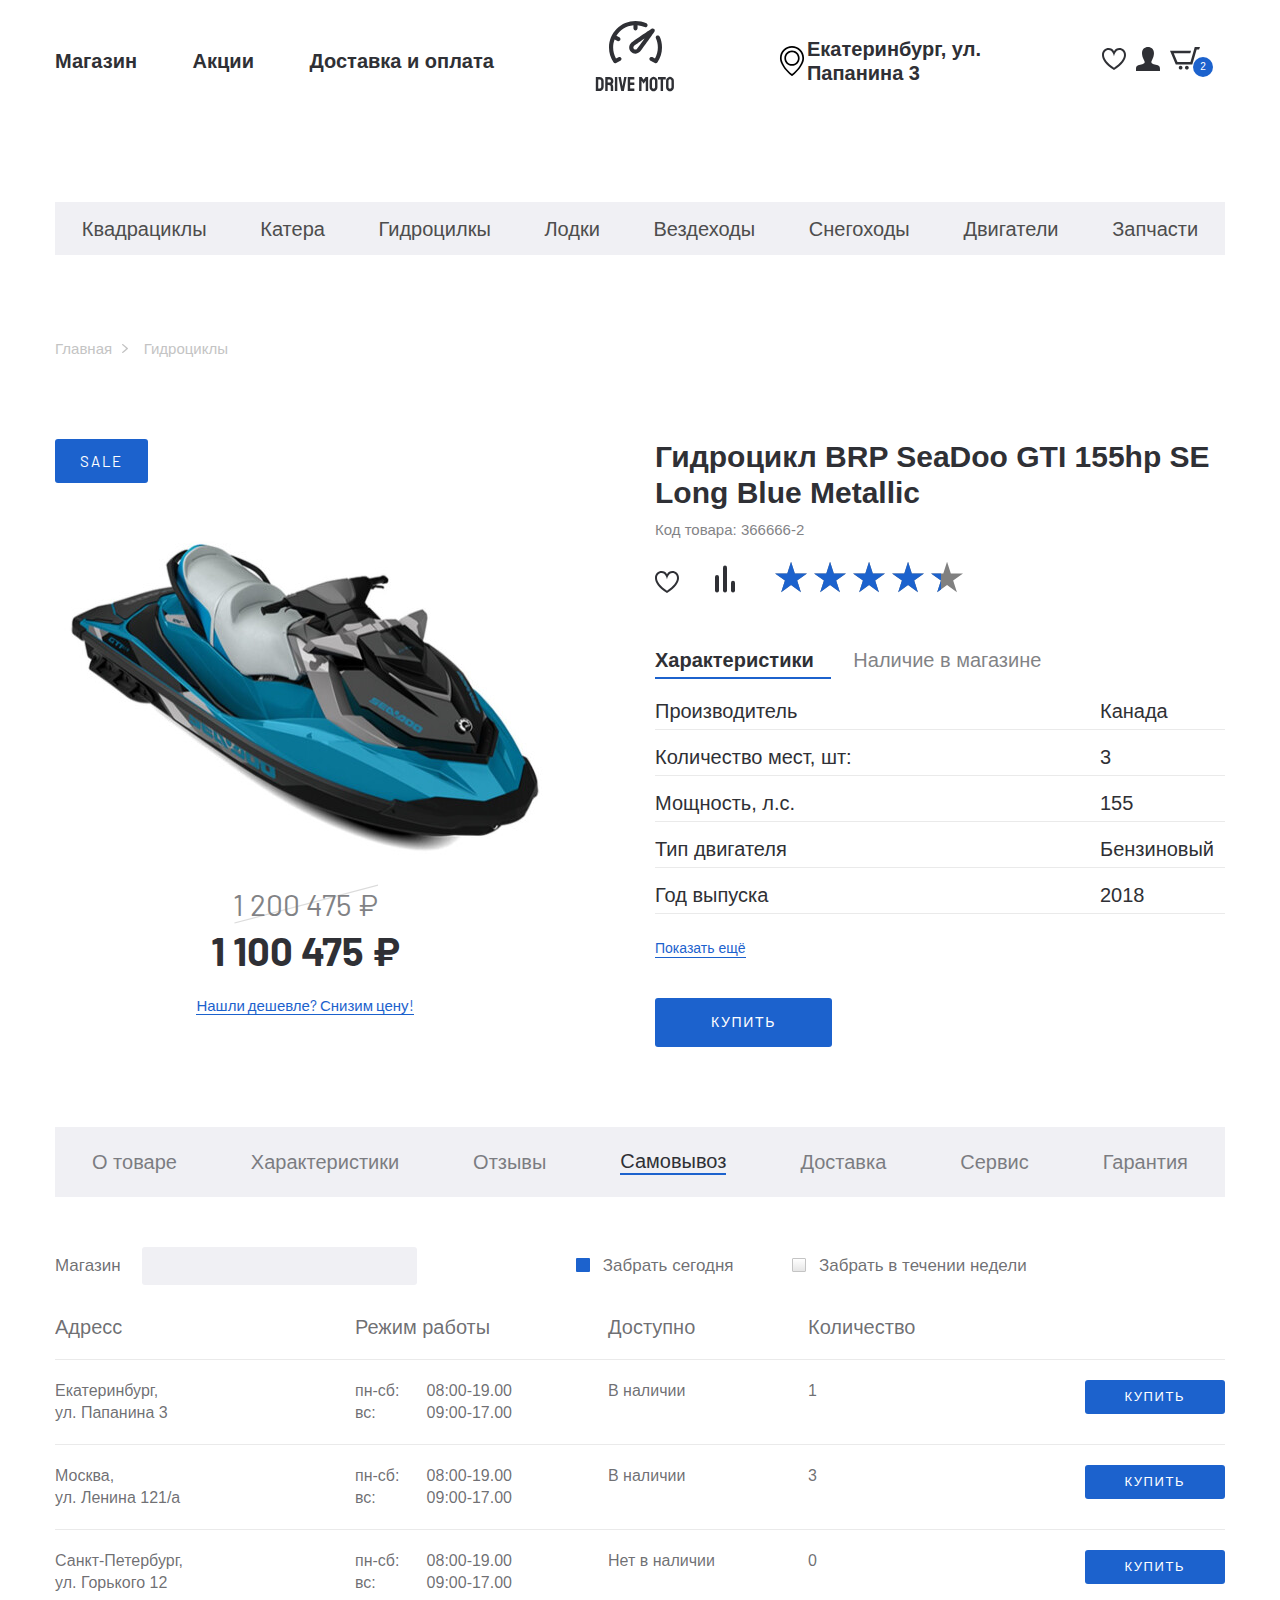
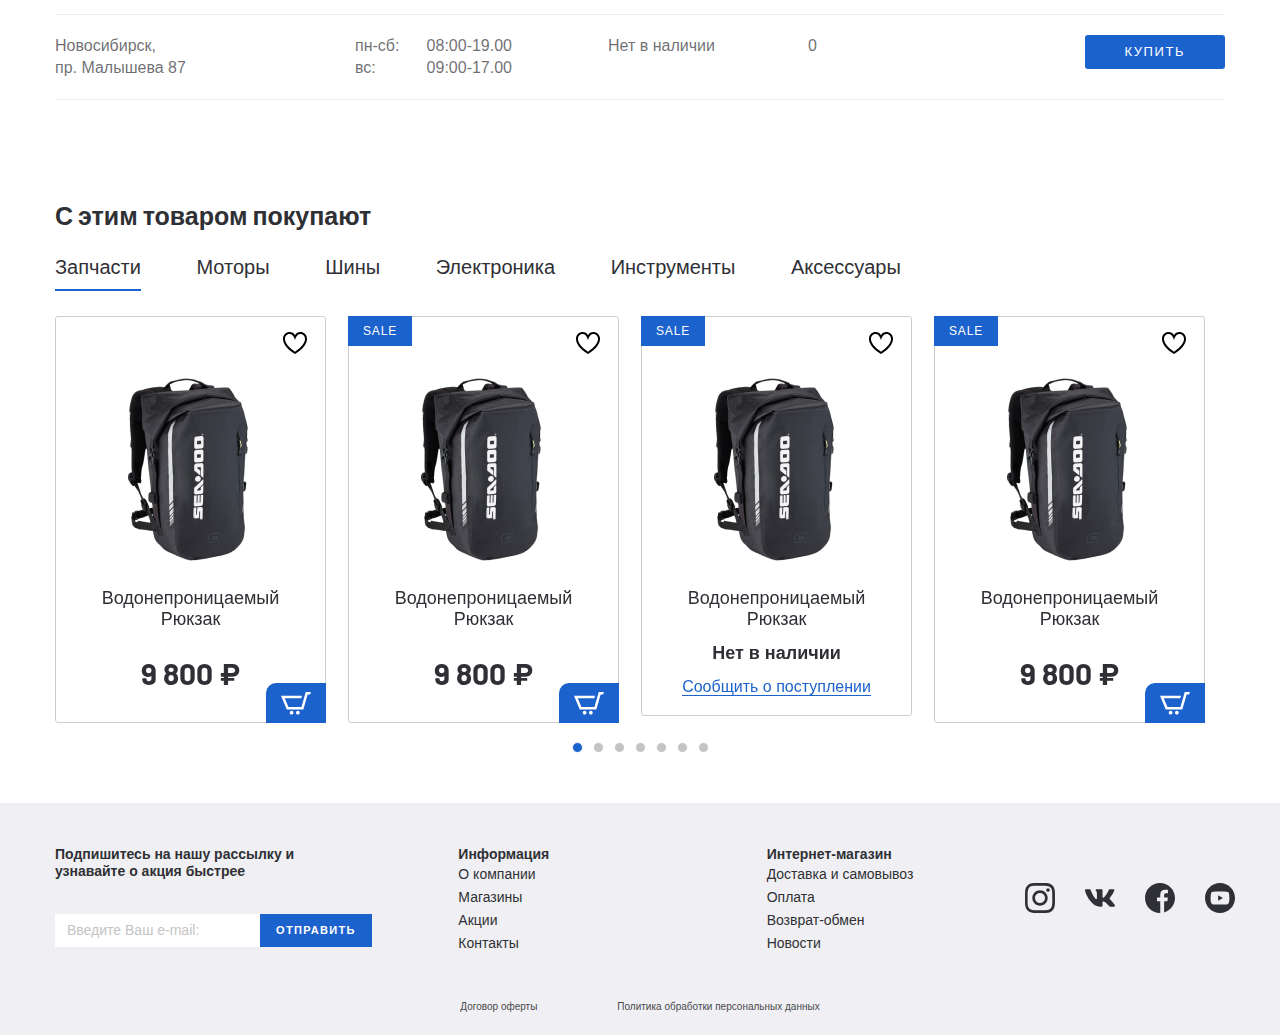
<file: product-page.html>
<!DOCTYPE html>
<html lang="ru">

<head>
  <meta charset="UTF-8">
  <meta name="viewport" content="width=device-width, initial-scale=1.0">
  <meta http-equiv="X-UA-Compatible" content="ie=edge">
  <title>Document</title>
  <link href="https://fonts.googleapis.com/css2?family=Barlow:wght@400;700&display=swap" rel="stylesheet">
  <link rel="stylesheet" href="css/normalize.css">
  <link rel="stylesheet" href="css/slick.css">
  <link rel="stylesheet" href="css/fonts.css">
  <link rel="stylesheet" href="css/ion.rangeSlider.min.css">
  <link rel="stylesheet" href="css/jquery.formstyler.css">
  <link rel="stylesheet" href="css/jquery.formstyler.theme.css">
  <link rel="stylesheet" href="css/jquery.rateyo.min.css">
  <link rel="preconnect" href="https://fonts.googleapis.com">
  <link rel="preconnect" href="https://fonts.gstatic.com" crossorigin>
  <link rel="stylesheet" href="css/style.css">
  <link rel="stylesheet" href="css/media.css">
</head>

<body>
  <header class="header">
    <div class="headerTop">
      <div class="container">
        <div class="headerTopInner">
          <nav class="menu">
            <ul class="menuList">
              <li class="menuItem">
                <a class="menuLink" href="#">
                  Магазин
                </a>
              </li>
              <li class="menuItem">
                <a class="menuLink" href="#">
                  Акции
                </a>
              </li>
              <li class="menuItem">
                <a class="menuLink" href="#">
                  Доставка и оплата
                </a>
              </li>
            </ul>
          </nav>
          <a class="logo" href="index.html">
            <img class="logoImg" src="images/logo.svg" alt="">
          </a>
          <div class="headerBox">
            <a class="headerAdress"
              href="https://www.google.com/maps/place/%D0%95%D0%BA%D0%B0%D1%82%D0%B5%D1%80%D0%B8%D0%BD%D0%B1%D1%83%D1%80%D0%B3,+%D0%A1%D0%B2%D0%B5%D1%80%D0%B4%D0%BB%D0%BE%D0%B2%D1%81%D0%BA%D0%B0%D1%8F+%D0%BE%D0%B1%D0%BB./@56.8207678,60.54855,11.1z/data=!4m6!3m5!1s0x43c165eaa062db4b:0xd50243d7f7567f20!8m2!3d56.8430993!4d60.6454086!16zL20vMGhrcG4!5m1!1e1?hl=ru-RU"
              target="_blank"> Екатеринбург, ул. Папанина 3 <!--Можно сделать ссылку на гугл мапс-->
            </a>
            <ul class="userList">
              <li class="user-listItem">
                <a class="user-listLink" href="#">
                  <img src="images/heart.svg" alt="">
                </a>
              </li>
              <li class="user-listItem li">
                <a class="user-listLink" href="#">
                  <img src="images/user.svg" alt="">
                </a>
              </li>
              <li class="user-listItem li">
                <a class="user-listLink basket" href="#">
                  <img src="images/basket.svg" alt="">
                  <p class="basket__num">2</p>
                </a>
              </li>
            </ul>
          </div>
        </div>
      </div>
    </div>
    <div class="headerBottom">
      <div class="container">
        <ul class="menu-categories">
          <li class="menu-categoriesItem">
            <a class="menu-categoriesLink" href="#">Квадрациклы</a>
          </li>
          <li class="menu-categoriesItem">
            <a class="menu-categoriesLink" href="boads.html">Катера</a>
          </li>
          <li class="menu-categoriesItem">
            <a class="menu-categoriesLink" href="catalog.html">Гидроцилкы</a>
          </li>
          <li class="menu-categoriesItem">
            <a class="menu-categoriesLink" href="#">Лодки</a>
          </li>
          <li class="menu-categoriesItem">
            <a class="menu-categoriesLink" href="#">Вездеходы</a>
          </li>
          <li class="menu-categoriesItem">
            <a class="menu-categoriesLink" href="#">Снегоходы</a>
          </li>
          <li class="menu-categoriesItem">
            <a class="menu-categoriesLink" href="#">Двигатели</a>
          </li>
          <li class="menu-categoriesItem">
            <a class="menu-categoriesLink" href="#">Запчасти</a>
          </li>
        </ul>
      </div>
    </div>
  </header>


  <div class="breadcrumbs">
    <div class="container">
      <div class="breadcrumbs__inner">
        <ul class="breadcrumbs__list mobile-overflow ">
          <li class="breadcrumbs__list-item">
            <a href="index.html">Главная</a>
          </li>
          <li class="breadcrumbs__list-item">
            <span>Гидроциклы</span> <!--ссылка or not-->
          </li>
        </ul>
      </div>
    </div>
  </div>

  <section class="product-card">
    <div class="container">
      <div class="product-card__inner">
        <div class="product-card__img-box productItem--sale">
          <img class="product-card__img" src="images/contant/gidrotsikl-large.png" alt="">
          <p class="product-card__price-old">
            1 200 475 ₽
          </p>
          <p class="product-card__price-new">
            1 100 475 ₽
          </p>
          <a class="product-card__link" href="#">
            Нашли дешевле? Снизим цену!
          </a>
          <div class="product-card__btn product-card__btn-mobile">
            <button>Купить</button>
          </div>
        </div>
        <div class="product-card__content">
          <h1 class="product-card__title">
            Гидроцикл BRP SeaDoo GTI 155hp SE Long Blue Metallic
          </h1>
          <p class="product-card__code">Код товара: 366666-2</p>
          <div class="product-card__buttons">
            <a class="product-card__icon-favorite" href="#"> <!--Ссылка на избранные таовары-->
              <img src="images/heart.svg" alt="">
            </a>
            <a class="product-card__icon-comparsion" href="#"> <!--Ссылка на популярное-->
              <img src="images/comparsion.svg" alt="">
            </a>
            <a class="rate" href="#"> <!--Ссылка на отзывы -->
              <div class="rate-yo" data-rateyo-rating="4.3"></div>
            </a>
          </div>
          <div class="tabs-wrapper product-card__tabs">
            <div class="tabs">
              <a class="tab product-card__tab tab--active" href="#product-1">
                Характеристики
              </a>
              <a class="tab product-card__tab" href="#product-2">
                Наличие в магазине
              </a>
            </div>
          </div>
          <div class="tabs-container">
            <div id="product-1" class="tabs-content product-card__tab-content tabs-content--active">
              <ul class="product-card__list">
                <li class="product-card__item">
                  <div class="product-card__item-left">Производитель</div>
                  <div class="product-card__item-right">Канада</div>
                </li>
                <li class="product-card__item">
                  <div class="product-card__item-left">Количество мест, шт:</div>
                  <div class="product-card__item-right">3</div>
                </li>
                <li class="product-card__item">
                  <div class="product-card__item-left">Мощность, л.с.</div>
                  <div class="product-card__item-right">155</div>
                </li>
                <li class="product-card__item">
                  <div class="product-card__item-left">Тип двигателя</div>
                  <div class="product-card__item-right">Бензиновый</div>
                </li>
                <li class="product-card__item">
                  <div class="product-card__item-left">Год выпуска</div>
                  <div class="product-card__item-right">2018</div>
                </li>
              </ul>
              <a class="product-card__more" href="#">Показать ещё</a>
              <div class="product-card__btn">
                <button>Купить</button>
              </div>
            </div>
            <div id="product-2" class="tabs-content  product-card__tab-content"> <!--Наличие в магазине-->
              <ul class="card__list-in-shop">
                <li class="card__list-item card__list-itemtitle">
                  <div class="card__list-address-in-shop">Адресс</div>
                  <div class="card__list-avialable">Доступно</div>
                  <div class="card__list-num">Количество</div>
                  <div class="card__list-btn"></div>
                </li>
                <li class="card__list-item-in-shop">
                  <div class="card__list-address">Екатеринбург, <br>
                    ул. Папанина 3</div>

                  <div class="card__list-avialable">В наличии</div>
                  <div class="card__list-num">1</div>
                  <div class="card__list-btn">
                    <button type="submit">Купить</button>
                  </div>
                </li>
                <li class="card__list-item-in-shop">
                  <div class="card__list-address">Москва, ул. Ленина 121/а</div>
                  <div class="card__list-avialable">В наличии</div>
                  <div class="card__list-num">3</div>
                  <div class="card__list-btn">
                    <button type="submit">Купить</button>
                  </div>
                </li>
                <li class="card__list-item-in-shop card__list-item-in-shop__notAvailable">
                  <div class="card__list-address">Санкт-Петербург, ул. Горького 12</div>
                  <div class="card__list-avialable">Нет в наличии</div>
                  <div class="card__list-num">0</div>
                  <div class="card__list-btn">
                    <button type="submit">Купить</button>
                  </div>
                </li>
                <li class="card__list-item-in-shop card__list-item-in-shop__notAvailable">
                  <div class="card__list-address">Новосибирск, пр. Малышева 87</div>
                  <div class="card__list-avialable">Нет в наличии</div>
                  <div class="card__list-num">0</div>
                  <div class="card__list-btn">
                    <button type="submit">Купить</button>
                  </div>
                </li>
              </ul>
            </div>
          </div>
        </div>
      </div>
    </div>
  </section>



  <section class="card__tabs">
    <div class="container">
      <div class="tabs-wrapper">
        <div class="tabs card__tab-box mobile-overflow">
          <a class="tab card__tab" href="#product-card__tabs-1">О товаре</a>
          <a class="tab card__tab" href="#product-card__tabs-2">Характеристики</a>
          <a class="tab card__tab" href="#product-card__tabs-3">Отзывы</a>
          <a class="tab card__tab  tab--active" href="#product-card__tabs-4">Самовывоз</a>
          <a class="tab card__tab" href="#product-card__tabs-5">Доставка</a>
          <a class="tab card__tab" href="#product-card__tabs-6">Сервис</a>
          <a class="tab card__tab" href="#product-card__tabs-7">Гарантия</a>
        </div>
      </div>
      <div class="tabs-container">
        <div id="product-card__tabs-1" class="card__tab-content tabs-content">
          <p class="about-product">Мощный и стильный гидроцикл для веселого отдыха с друзьями и семьей.<br>Модель GTI SE
            155
            комплектуется
            1494-кубовым двигателем Rotax 1503 NA (155 л.с.)<br>Гидроцикл рассчитан на 3 человека.</p>
        </div>
        <div id="product-card__tabs-2" class="card__tab-content tabs-content">
          <div class="wpb__container">
            <div class="wbp__contant-helement">
              <div class="wpb__text">
                <h2>Технические характеристики</h2>
              </div>
            </div>
            <table class="resp-tab shop__attributies">
              <thead>
                <tr class="alt">
                  <th class="attribute__name">Двигатель</th>
                  <td class="attribute__values">
                    <p>Rotax 1503 N</p>
                  </td>
                </tr>
                <tr>
                  <th class="attribute__name">Мощность, л.с</th>
                  <td class="attribute__values">
                    <p>155</p>
                  </td>
                </tr>
                <tr class="alt">
                  <th class="attribute__name">Система охлаждения</th>
                  <td class="attribute__values">
                    <p>С замкнутым контуром</p>
                  </td>
                </tr>
                <tr>
                  <th class="attribute__name">Сухой вес, кг</th>
                  <td class="attribute__values">
                    <p>359</p>
                  </td>
                </tr>
                <tr class="alt">
                  <th class="attribute__name">Длинна, мм</th>
                  <td class="attribute__values">
                    <p>3368</p>
                  </td>
                </tr>
                <tr>
                  <th class="attribute__name">Ширина, мм</th>
                  <td class="attribute__values">
                    <p>1231</p>
                  </td>
                </tr>
                <tr class="alt">
                  <th class="attribute__name">Тип корпуса</th>
                  <td class="attribute__values">
                    <p>GTI</p>
                  </td>
                </tr>
                <tr>
                  <th class="attribute__name">Тип топлива</th>
                  <td class="attribute__values">
                    <p>95</p>
                  </td>
                </tr>
                <tr class="alt">
                  <th class="attribute__name">Количество мест</th>
                  <td class="attribute__values">
                    <p>3</p>
                  </td>
                </tr>
                <tr>
                  <th class="attribute__name">Емкость бака, л</th>
                  <td class="attribute__values">
                    <p>60</p>
                  </td>
                </tr>
                <tr>
                  <th class="attribute__name">Объем двигателя, куб. см</th>
                  <td class="attribute__values">
                    <p>1494</p>
                  </td>
                </tr>
              </thead>
            </table>
          </div>
        </div>
        <div id="product-card__tabs-3" class="card__tab-content tabs-content">

          <section class="reviews">
            <div class="reviews__tag">
              <h2>Отзывы</h2>
            </div>

            <div class="reviews__be">
              <div class="review__poeple review__poeple-one">
                <div class="people__avatars ">
                  <img src="images/contant/avatars/ava1.jpg" alt="">
                </div>
                <div class="reviews__name">Antoxa Detrovich</div>
                <p class="review__text">Здесь первое описание/ продолжение.</p>
              </div>

              <div class="review__poeple review__poeple-two">
                <div class="people__avatars">
                  <img src="images/contant/avatars/ava2.jpg" alt="">
                </div>
                <div class="reviews__name">Daniil Butovsky</div>
                <p class="review__text">Здесь первое описание/ продолжение.</p>
              </div>

              <div class="review__poeple review__poeple-three">
                <div class="people__avatars">
                  <img src="images/contant/avatars/ava3.jpg" alt="">
                </div>
                <div class="reviews__name">Yulia Demech</div>
                <p class="review__text">Здесь первое описание/ продолжение.</p>
              </div>


              <!-- <div class="modal__win">
                <div class="modal__overlay">
                  <div class="modal__container">
                    <div class="modal__header">
                      <div class="modal__tag">
                        Ваш отзыв о товаре
                      </div>

                    </div>
                    <div class="modal__body">
                      <label class="action__label text--left" for="fname">Имя</label>
                      <input class="input__modal-body" type="text" id="fname" name="firstname" placeholder="Ваше имя..">

                      <label class="action__label" for="lname">Фамилия</label>
                      <input class="input__modal-body" type="text" id="lname" name="lastname"
                        placeholder="Ваша фамилия..">

                      <label class="action__label" for="country">Страна</label>
                      <select id="country" name="country">
                        <option value="usa">Ла-ла Ленд</option>
                        <option value="australia">Австралия</option>
                        <option value="canada">Канада</option>
                        <option value="usa">США</option>
                      </select>

                      <label class="action__label" for="subject">Ваш отзыв</label>
                      <textarea id="subject" name="subject" placeholder="Oтзыв.." style="height:200px"></textarea>
                    </div>

                    <div class="modal__footer">
                      <input class="input__sbm" type="submit" value="Отправить">
                      <button class="input__sbm--close">Закрыть</button>
                    </div>
                    
                  </div>
                </div>
              </div> -->

              <input id="inpBtn" class="input__btn" type="submit" value="Оставить отзыв" data-btn="show">


            </div>
          </section>
        </div>
        <div id="product-card__tabs-4" class="card__tab-content tabs-content tabs-content--active">
          <form>
            <div class="card__top-line">
              <label class="card__label-search">
                Магазин
                <input class="card__input-search" type="text">
              </label>
              <label class="card__label-pickup">
                <input class="filter-style" type="radio" name="pickup" checked>
                Забрать сегодня
              </label>
              <label class="card__label-pickup">
                <input class="filter-style" type="radio" name="pickup">
                Забрать в течении недели
              </label>
            </div>
          </form>
          <ul class="card__list">
            <li class="card__list-item card__list-itemtitle">
              <div class="card__list-address">Адресс</div>
              <div class="card__list-workhours">Режим работы</div>
              <div class="card__list-avialable">Доступно</div>
              <div class="card__list-num">Количество</div>
              <div class="card__list-btn"></div>
            </li>
            <li class="card__list-item">
              <div class="card__list-address">Екатеринбург, <br>
                ул. Папанина 3</div>
              <div class="card__list-workhours">
                <div class="workhours">
                  <span>пн-сб:</span>
                  <span>08:00-19.00</span>
                </div>
                <div class="workhours">
                  <span>вс:</span>
                  <span>09:00-17.00</span>
                </div>
              </div>
              <div class="card__list-avialable">В наличии</div>
              <div class="card__list-num">1</div>
              <div class="card__list-btn">
                <button type="submit">Купить</button>
              </div>
            </li>
            <li class="card__list-item">
              <div class="card__list-address">Москва, <br> ул. Ленина 121/а</div>
              <div class="card__list-workhours">
                <div class="workhours">
                  <span>пн-сб:</span>
                  <span>08:00-19.00</span>
                </div>
                <div class="workhours">
                  <span>вс:</span>
                  <span>09:00-17.00</span>
                </div>
              </div>
              <div class="card__list-avialable">В наличии</div>
              <div class="card__list-num">3</div>
              <div class="card__list-btn">
                <button type="submit">Купить</button>
              </div>
            </li>
            <li class="card__list-item">
              <div class="card__list-address">Санкт-Петербург, <br> ул. Горького 12</div>
              <div class="card__list-workhours">
                <div class="workhours">
                  <span>пн-сб:</span>
                  <span>08:00-19.00</span>
                </div>
                <div class="workhours">
                  <span>вс:</span>
                  <span>09:00-17.00</span>
                </div>
              </div>
              <div class="card__list-avialable">Нет в наличии</div>
              <div class="card__list-num">0</div>
              <div class="card__list-btn">
                <button type="submit">Купить</button>
              </div>
            </li>
            <li class="card__list-item">
              <div class="card__list-address">Новосибирск, <br> пр. Малышева 87</div>
              <div class="card__list-workhours">
                <div class="workhours">
                  <span>пн-сб:</span>
                  <span>08:00-19.00</span>
                </div>
                <div class="workhours">
                  <span>вс:</span>
                  <span>09:00-17.00</span>
                </div>
              </div>
              <div class="card__list-avialable">Нет в наличии</div>
              <div class="card__list-num">0</div>
              <div class="card__list-btn">
                <button type="submit">Купить</button>
              </div>
            </li>
          </ul>
        </div>
        <div id="product-card__tabs-5" class="card__tab-content tabs-content"></div>
        <div id="product-card__tabs-6" class="card__tab-content tabs-content"></div>
        <div id="product-card__tabs-7" class="card__tab-content tabs-content"></div>
      </div>
    </div>
  </section>


  <section class="products">
    <div class="container">
      <div class="products__inner">
        <h3 class="prouct__title">
          С этим товаром покупают
        </h3>
        <div class="tabs-wrapper">
          <div class="tabs products__tabs mobile-overflow">
            <a class="tab products__tab tab--active" href="#popular-tab-1">Запчасти</a>
            <a class="tab products__tab" href="#popular-tab-2">Моторы</a>
            <a class="tab products__tab" href="#popular-tab-3">Шины</a>
            <a class="tab products__tab" href="#popular-tab-4">Электроника</a>
            <a class="tab products__tab" href="#popular-tab-5">Инструменты</a>
            <a class="tab products__tab" href="#popular-tab-6">Аксессуары</a>
          </div>
        </div>
        <div class="tabs-container products__container">
          <div id="popular-tab-1" class="tabs-content products__content tabs tabs-content--active">
            <div class="productSlider">
              <div class="productSlider__item">
                <div class="productItem__wrapper">
                  <button class="productItem__favorite"></button>
                  <button class="productItem__basket">
                    <img src="images/basket-white.svg" alt="">
                  </button>
                  <a class="productItem__notifyText_link" href="#">
                    <span>Сообщить о поступлении</span>
                  </a>
                  <a class="productItem " href="#">
                    <p class="productItem__hovertext">
                      Посмотреть товар
                    </p>
                    <img class="productItem__img" src="images/contant/product-1.png" alt="">
                    <h4 class="productItem__title">
                      Водонепроницаемый
                      Рюкзак
                    </h4>
                    <p class="price productItem__price">
                      9 800 ₽
                    </p>
                    <p class="productItem__notifyText">
                      Нет в наличии
                    </p>
                  </a>
                </div>
              </div>
              <div class="productSlider__item">
                <div class="productItem__wrapper">
                  <button class="productItem__favorite"></button>
                  <button class="productItem__basket">
                    <img src="images/basket-white.svg" alt="">
                  </button>
                  <a class="productItem__notifyText_link" href="#">
                    <span>Сообщить о поступлении</span>
                  </a>
                  <a class="productItem productItem--sale" href="#">
                    <p class="productItem__hovertext">
                      Посмотреть товар
                    </p>
                    <img class="productItem__img" src="images/contant/product-1.png" alt="">
                    <h4 class="productItem__title">
                      Водонепроницаемый
                      Рюкзак
                    </h4>
                    <p class="price productItem__price">
                      9 800 ₽
                    </p>
                    <p class="productItem__notifyText">
                      Нет в наличии
                    </p>
                  </a>
                </div>
              </div>
              <div class="productSlider__item">
                <div class="productItem__wrapper productItem__notAvailable">
                  <button class="productItem__favorite"></button>
                  <button class="productItem__basket">
                    <img src="images/basket-white.svg" alt="">
                  </button>
                  <a class="productItem__notifyText_link" href="#">
                    <span>Сообщить о поступлении</span>
                  </a>
                  <a class="productItem productItem--sale" href="#">
                    <p class="productItem__hovertext">
                      Посмотреть товар
                    </p>
                    <img class="productItem__img" src="images/contant/product-1.png" alt="">
                    <h4 class="productItem__title">
                      Водонепроницаемый
                      Рюкзак
                    </h4>
                    <p class="price productItem__price">
                      9 800 ₽
                    </p>
                    <p class="productItem__notifyText">
                      Нет в наличии
                    </p>
                  </a>
                </div>
              </div>
              <div class="productSlider__item">
                <div class="productItem__wrapper">
                  <button class="productItem__favorite"></button>
                  <button class="productItem__basket">
                    <img src="images/basket-white.svg" alt="">
                  </button>
                  <a class="productItem__notifyText_link" href="#">
                    <span>Сообщить о поступлении</span>
                  </a>
                  <a class="productItem productItem--sale" href="#">
                    <p class="productItem__hovertext">
                      Посмотреть товар
                    </p>
                    <img class="productItem__img" src="images/contant/product-1.png" alt="">
                    <h4 class="productItem__title">
                      Водонепроницаемый
                      Рюкзак
                    </h4>
                    <p class="price productItem__price">
                      9 800 ₽
                    </p>
                    <p class="productItem__notifyText">
                      Нет в наличии
                    </p>
                  </a>
                </div>
              </div>
              <div class="productSlider__item">
                <div class="productItem__wrapper">
                  <button class="productItem__favorite"></button>
                  <button class="productItem__basket">
                    <img src="images/basket-white.svg" alt="">
                  </button>
                  <a class="productItem__notifyText_link" href="#">
                    <span>Сообщить о поступлении</span>
                  </a>
                  <a class="productItem productItem--sale" href="#">
                    <p class="productItem__hovertext">
                      Посмотреть товар
                    </p>
                    <img class="productItem__img" src="images/contant/product-1.png" alt="">
                    <h4 class="productItem__title">
                      Водонепроницаемый
                      Рюкзак
                    </h4>
                    <p class="price productItem__price">
                      9 800 ₽
                    </p>
                    <p class="productItem__notifyText">
                      Нет в наличии
                    </p>
                  </a>
                </div>
              </div>
              <div class="productSlider__item">
                <div class="productItem__wrapper">
                  <button class="productItem__favorite"></button>
                  <button class="productItem__basket">
                    <img src="images/basket-white.svg" alt="">
                  </button>
                  <a class="productItem__notifyText_link" href="#">
                    <span>Сообщить о поступлении</span>
                  </a>
                  <a class="productItem productItem--sale" href="#">
                    <p class="productItem__hovertext">
                      Посмотреть товар
                    </p>
                    <img class="productItem__img" src="images/contant/product-1.png" alt="">
                    <h4 class="productItem__title">
                      Водонепроницаемый
                      Рюкзак
                    </h4>
                    <p class="price productItem__price">
                      9 800 ₽
                    </p>
                    <p class="productItem__notifyText">
                      Нет в наличии
                    </p>
                  </a>
                </div>
              </div>
              <div class="productSlider__item">
                <div class="productItem__wrapper">
                  <button class="productItem__favorite"></button>
                  <button class="productItem__basket">
                    <img src="images/basket-white.svg" alt="">
                  </button>
                  <a class="productItem__notifyText_link" href="#">
                    <span>Сообщить о поступлении</span>
                  </a>
                  <a class="productItem productItem--sale" href="#">
                    <p class="productItem__hovertext">
                      Посмотреть товар
                    </p>
                    <img class="productItem__img" src="images/contant/product-1.png" alt="">
                    <h4 class="productItem__title">
                      Водонепроницаемый
                      Рюкзак
                    </h4>
                    <p class="price productItem__price">
                      9 800 ₽
                    </p>
                    <p class="productItem__notifyText">
                      Нет в наличии
                    </p>
                  </a>
                </div>
              </div>
            </div>
          </div>
          <div id="popular-tab-2" class="tabs-content products__content">
            <div class="productSlider">
              <div class="productSlider__item">
                <div class="productItem__wrapper">
                  <button class="productItem__favorite"></button>
                  <button class="productItem__basket">
                    <img src="images/basket-white.svg" alt="">
                  </button>
                  <a class="productItem__notifyText_link" href="#">
                    <span>Сообщить о поступлении</span>
                  </a>
                  <a class="productItem " href="#">
                    <p class="productItem__hovertext">
                      Посмотреть товар
                    </p>
                    <img class="productItem__img" src="images/contant/motors/motor1.png" alt="">
                    <h4 class="productItem__title">
                      Мотор
                      WaterSnake T18-FW (0.26 л.с)
                    </h4>
                    <p class="price productItem__price">
                      8 900 ₽
                    </p>
                    <p class="productItem__notifyText">
                      Нет в наличии
                    </p>
                  </a>
                </div>
              </div>
              <div class="productSlider__item">
                <div class="productItem__wrapper">
                  <button class="productItem__favorite"></button>
                  <button class="productItem__basket">
                    <img src="images/basket-white.svg" alt="">
                  </button>
                  <a class="productItem__notifyText_link" href="#">
                    <span>Сообщить о поступлении</span>
                  </a>
                  <a class="productItem productItem--sale" href="#">
                    <p class="productItem__hovertext">
                      Посмотреть товар
                    </p>
                    <img class="productItem__img" src="images/contant/motors/motor2.png" alt="">
                    <h4 class="productItem__title">
                      Электромотор Condor
                      NRS-46X (0,65 л.с.)
                    </h4>
                    <p class="price productItem__price">
                      18 300 ₽
                    </p>
                    <p class="productItem__notifyText">
                      Нет в наличии
                    </p>
                  </a>
                </div>
              </div>
              <div class="productSlider__item">
                <div class="productItem__wrapper productItem__notAvailable">
                  <button class="productItem__favorite"></button>
                  <button class="productItem__basket">
                    <img src="images/basket-white.svg" alt="">
                  </button>
                  <a class="productItem__notifyText_link" href="#">
                    <span>Сообщить о поступлении</span>
                  </a>
                  <a class="productItem" href="#">
                    <p class="productItem__hovertext">
                      Посмотреть товар
                    </p>
                    <img class="productItem__img" src="images/contant/motors/motor3.png" alt="">
                    <h4 class="productItem__title">
                      Мотор
                      Sea-ProT 2,6 S (2.6 л.с)
                    </h4>
                    <p class="price productItem__price">
                      9 800 ₽
                    </p>
                    <p class="productItem__notifyText">
                      Нет в наличии
                    </p>
                  </a>
                </div>
              </div>
              <div class="productSlider__item">
                <div class="productItem__wrapper">
                  <button class="productItem__favorite"></button>
                  <button class="productItem__basket">
                    <img src="images/basket-white.svg" alt="">
                  </button>
                  <a class="productItem__notifyText_link" href="#">
                    <span>Сообщить о поступлении</span>
                  </a>
                  <a class="productItem " href="#">
                    <p class="productItem__hovertext">
                      Посмотреть товар
                    </p>
                    <img class="productItem__img" src="images/contant/motors/motor4.png" alt="">
                    <h4 class="productItem__title">
                      Электромотор
                      HDX 55L (0.49 л.с)
                    </h4>
                    <p class="price productItem__price">
                      28 600 ₽
                    </p>
                    <p class="productItem__notifyText">
                      Нет в наличии
                    </p>
                  </a>
                </div>
              </div>
              <div class="productSlider__item">
                <div class="productItem__wrapper">
                  <button class="productItem__favorite"></button>
                  <button class="productItem__basket">
                    <img src="images/basket-white.svg" alt="">
                  </button>
                  <a class="productItem__notifyText_link" href="#">
                    <span>Сообщить о поступлении</span>
                  </a>
                  <a class="productItem productItem--sale" href="#">
                    <p class="productItem__hovertext">
                      Посмотреть товар
                    </p>
                    <img class="productItem__img" src="images/contant/motors/motor5.png" alt="">
                    <h4 class="productItem__title">
                      Мотор
                      Sea-Pro T 3 S (3 л.с)
                    </h4>
                    <p class="price productItem__price">
                      37 500 ₽
                    </p>
                    <p class="productItem__notifyText">
                      Нет в наличии
                    </p>
                  </a>
                </div>
              </div>
              <div class="productSlider__item">
                <div class="productItem__wrapper">
                  <button class="productItem__favorite"></button>
                  <button class="productItem__basket">
                    <img src="images/basket-white.svg" alt="">
                  </button>
                  <a class="productItem__notifyText_link" href="#">
                    <span>Сообщить о поступлении</span>
                  </a>
                  <a class="productItem" href="#">
                    <p class="productItem__hovertext">
                      Посмотреть товар
                    </p>
                    <img class="productItem__img" src="images/contant/motors/motor6.png" alt="">
                    <h4 class="productItem__title">
                      Мотор
                      Suzuki DT9.9A S (9.9 л.с)
                    </h4>
                    <p class="price productItem__price">
                      240 000 ₽
                    </p>
                    <p class="productItem__notifyText">
                      Нет в наличии
                    </p>
                  </a>
                </div>
              </div>
              <div class="productSlider__item">
                <div class="productItem__wrapper productItem__notAvailable">
                  <button class="productItem__favorite"></button>
                  <button class="productItem__basket">
                    <img src="images/basket-white.svg" alt="">
                  </button>
                  <a class="productItem__notifyText_link" href="#">
                    <span>Сообщить о поступлении</span>
                  </a>
                  <a class="productItem" href="#">
                    <p class="productItem__hovertext">
                      Посмотреть товар
                    </p>
                    <img class="productItem__img" src="images/contant/motors/motor7.png" alt="">
                    <h4 class="productItem__title">
                      Мотор
                      Mercury ME-30 M (30 л.с)
                    </h4>
                    <p class="price productItem__price">
                      300 000 ₽
                    </p>
                    <p class="productItem__notifyText">
                      Нет в наличии
                    </p>
                  </a>
                </div>
              </div>
            </div>
          </div>
          <div id="popular-tab-3" class="tabs-content products__content tabs">
            <div class="productSlider">
              <div class="productSlider__item">
                <div class="productItem__wrapper">
                  <button class="productItem__favorite"></button>
                  <button class="productItem__basket">
                    <img src="images/basket-white.svg" alt="">
                  </button>
                  <a class="productItem__notifyText_link" href="#">
                    <span>Сообщить о поступлении</span>
                  </a>
                  <a class="productItem " href="#">
                    <p class="productItem__hovertext">
                      Посмотреть товар
                    </p>
                    <img class="productItem__img" src="images/contant/product-1.png" alt="">
                    <h4 class="productItem__title">
                      Водонепроницаемый
                      Рюкзак
                    </h4>
                    <p class="price productItem__price">
                      9 800 ₽
                    </p>
                    <p class="productItem__notifyText">
                      Нет в наличии
                    </p>
                  </a>
                </div>
              </div>
              <div class="productSlider__item">
                <div class="productItem__wrapper">
                  <button class="productItem__favorite"></button>
                  <button class="productItem__basket">
                    <img src="images/basket-white.svg" alt="">
                  </button>
                  <a class="productItem__notifyText_link" href="#">
                    <span>Сообщить о поступлении</span>
                  </a>
                  <a class="productItem productItem--sale" href="#">
                    <p class="productItem__hovertext">
                      Посмотреть товар
                    </p>
                    <img class="productItem__img" src="images/contant/product-1.png" alt="">
                    <h4 class="productItem__title">
                      Водонепроницаемый
                      Рюкзак
                    </h4>
                    <p class="price productItem__price">
                      9 800 ₽
                    </p>
                    <p class="productItem__notifyText">
                      Нет в наличии
                    </p>
                  </a>
                </div>
              </div>
              <div class="productSlider__item">
                <div class="productItem__wrapper productItem__notAvailable">
                  <button class="productItem__favorite"></button>
                  <button class="productItem__basket">
                    <img src="images/basket-white.svg" alt="">
                  </button>
                  <a class="productItem__notifyText_link" href="#">
                    <span>Сообщить о поступлении</span>
                  </a>
                  <a class="productItem productItem--sale" href="#">
                    <p class="productItem__hovertext">
                      Посмотреть товар
                    </p>
                    <img class="productItem__img" src="images/contant/product-1.png" alt="">
                    <h4 class="productItem__title">
                      Водонепроницаемый
                      Рюкзак
                    </h4>
                    <p class="price productItem__price">
                      9 800 ₽
                    </p>
                    <p class="productItem__notifyText">
                      Нет в наличии
                    </p>
                  </a>
                </div>
              </div>
              <div class="productSlider__item">
                <div class="productItem__wrapper">
                  <button class="productItem__favorite"></button>
                  <button class="productItem__basket">
                    <img src="images/basket-white.svg" alt="">
                  </button>
                  <a class="productItem__notifyText_link" href="#">
                    <span>Сообщить о поступлении</span>
                  </a>
                  <a class="productItem productItem--sale" href="#">
                    <p class="productItem__hovertext">
                      Посмотреть товар
                    </p>
                    <img class="productItem__img" src="images/contant/product-1.png" alt="">
                    <h4 class="productItem__title">
                      Водонепроницаемый
                      Рюкзак
                    </h4>
                    <p class="price productItem__price">
                      9 800 ₽
                    </p>
                    <p class="productItem__notifyText">
                      Нет в наличии
                    </p>
                  </a>
                </div>
              </div>
              <div class="productSlider__item">
                <div class="productItem__wrapper">
                  <button class="productItem__favorite"></button>
                  <button class="productItem__basket">
                    <img src="images/basket-white.svg" alt="">
                  </button>
                  <a class="productItem__notifyText_link" href="#">
                    <span>Сообщить о поступлении</span>
                  </a>
                  <a class="productItem productItem--sale" href="#">
                    <p class="productItem__hovertext">
                      Посмотреть товар
                    </p>
                    <img class="productItem__img" src="images/contant/product-1.png" alt="">
                    <h4 class="productItem__title">
                      Водонепроницаемый
                      Рюкзак
                    </h4>
                    <p class="price productItem__price">
                      9 800 ₽
                    </p>
                    <p class="productItem__notifyText">
                      Нет в наличии
                    </p>
                  </a>
                </div>
              </div>
              <div class="productSlider__item">
                <div class="productItem__wrapper">
                  <button class="productItem__favorite"></button>
                  <button class="productItem__basket">
                    <img src="images/basket-white.svg" alt="">
                  </button>
                  <a class="productItem__notifyText_link" href="#">
                    <span>Сообщить о поступлении</span>
                  </a>
                  <a class="productItem productItem--sale" href="#">
                    <p class="productItem__hovertext">
                      Посмотреть товар
                    </p>
                    <img class="productItem__img" src="images/contant/product-1.png" alt="">
                    <h4 class="productItem__title">
                      Водонепроницаемый
                      Рюкзак
                    </h4>
                    <p class="price productItem__price">
                      9 800 ₽
                    </p>
                    <p class="productItem__notifyText">
                      Нет в наличии
                    </p>
                  </a>
                </div>
              </div>
              <div class="productSlider__item">
                <div class="productItem__wrapper">
                  <button class="productItem__favorite"></button>
                  <button class="productItem__basket">
                    <img src="images/basket-white.svg" alt="">
                  </button>
                  <a class="productItem__notifyText_link" href="#">
                    <span>Сообщить о поступлении</span>
                  </a>
                  <a class="productItem productItem--sale" href="#">
                    <p class="productItem__hovertext">
                      Посмотреть товар
                    </p>
                    <img class="productItem__img" src="images/contant/product-1.png" alt="">
                    <h4 class="productItem__title">
                      Водонепроницаемый
                      Рюкзак
                    </h4>
                    <p class="price productItem__price">
                      9 800 ₽
                    </p>
                    <p class="productItem__notifyText">
                      Нет в наличии
                    </p>
                  </a>
                </div>
              </div>
            </div>
          </div>
          <div id="popular-tab-4" class="tabs-content products__content tabs">slider-4</div>

          <!--//доделать слайдер с электроникой -->

          <div id="popular-tab-5" class="tabs-content products__content tabs">slider-5</div>

          <!-- //доделать слайдер с инструменты -->
          <div id="popular-tab-6" class="tabs-content products__content tabs">slider-6</div>

          <!-- //доделать слайдер с аксессуары -->
        </div>
      </div>
    </div>
  </section>



  <footer class="footer">
    <div class="container">
      <div class="footer__top">
        <div class="footer__top-inner">
          <div class="footer__top-item footer__top-newslatter">
            <h6 class="footer__top-title">
              Подпишитесь на нашу рассылку
              и узнавайте о акция быстрее
            </h6>
            <form class="footer-form">
              <input class="footer-form__input" type="text" placeholder="Введите Ваш e-mail:">
              <button class="footer-form__btn" type="submit">Отправить</button>
            </form>
          </div>
          <div class="footer__top-item footer__top-social">
            <h6 class="footer__top-title footer__topdrop">
              Информация
            </h6>
            <ul class="footer-list">
              <li class="footer-list__item"><a href="#"></a>О компании</li>
              <li class="footer-list__item"><a href="#"></a>Магазины</li>
              <li class="footer-list__item"><a href="#"></a>Акции</li>
              <li class="footer-list__item"><a href="#"></a>Контакты</li>
            </ul>
          </div>
          <div class="footer__top-item footer__top-itemdrop">
            <h6 class="footer__top-title footer__topdrop">
              Интернет-магазин
            </h6>
            <ul class="footer-list">
              <li class="footer-list__item"><a href="#"></a>Доставка и самовывоз</li>
              <li class="footer-list__item"><a href="#"></a>Оплата</li>
              <li class="footer-list__item"><a href="#"></a>Возврат-обмен</li>
              <li class="footer-list__item"><a href="#"></a>Новости</li>
            </ul>
          </div>
          <div class="footer__top-item">
            <ul class="social-list">
              <li class="social-list__item">
                <a href="https://www.instagram.com/">
                  <img src="images/instagram.svg" alt="">
                </a>
              </li>
              <li class="social-list__item">
                <a href="https://vk.com/1">
                  <img src="images/vk.svg" alt="">
                </a>
              </li>
              <li class="social-list__item">
                <a href="https://www.facebook.com/">
                  <img src="images/facebook.svg" alt="">
                </a>
              </li>
              <li class="social-list__item">
                <a href="https://www.youtube.com/watch?v=gb7gMluAeao&list=PLcvhF2Wqh7DNVy1OCUpG3i5lyxyBWhGZ8">
                  <img src="images/youtube.svg" alt="">
                </a>
              </li>
            </ul>
          </div>
        </div>
      </div>
      <div class="footer__bottom">
        <a class="footer__bottom-link" href="https://ru.wikipedia.org/wiki/%D0%9E%D1%84%D0%B5%D1%80%D1%82%D0%B0">Договор
          оферты</a>
        <a class="footer__bottom-link" href="#">Политика обработки персональных данных </a>
      </div>
    </div>
  </footer>



  <script src="js/base.js"></script>
  <script src="plugins/modal.js"></script>
  <script src="js/index.js"></script>
  <script src="https://ajax.googleapis.com/ajax/libs/jquery/3.4.1/jquery.min.js"></script>
  <script src="js/slick.min.js"></script>
  <script src="js/ion.rangeSlider.min.js"></script>
  <script src="js/jquery.formstyler.min.js"></script>
  <script src="js/jquery.rateyo.min.js"></script>
  <script src="js/main.js"></script>







</body>

</html>



<!-- 
<div class="tabs-wrapper">
  <div class="tabs">
    <a class="tab tab--active" href="#"></a>
  </div>
  <div class="tabs-container">
    <div class="tabs-content"></div>
  </div>
</div> -->




<!--Класс  productItem__notAvailable => Нет в наличии -->
<!--Класс  productItem--sale => SALE -->
</file>
<file: css/fonts.css>
@font-face {
    font-family: "SFProDisplay-Regular", sans-serif;
src: url('../fonts/SFProDisplay-Regular.woff2') format('woff2'),
url('../fonts/SFProDisplay-Regular.woff') format('woff');
font-weight: 400;
font-style: normal;
font-display: swap;
}


@font-face {
    font-family: "SFProDisplay-Medium", sans-serif;
src: url('../fonts/SFProDisplay-Medium.woff2') format('woff2'),
    url('../fonts/SFProDisplay-Medium.woff') format('woff');
font-weight: 500;
font-style: normal;
font-display: swap;
}


@font-face {
    font-family: "SFProDisplay-Semibold", sans-serif;
src: url('../fonts/SFProDisplay-Semibold.woff2') format('woff2'),
    url('../fonts/SFProDisplay-Semibold.woff') format('woff');
font-weight: 600;
font-style: normal;
font-display: swap;
}


@font-face {
    font-family: "SFProDisplay-Bold", sans-serif;
src: url('../fonts/SFProDisplay-Bold.woff2') format('woff2'),
    url('../fonts/SFProDisplay-Bold.woff') format('woff');
font-weight: 700;
font-style: normal;
font-display: swap;
}
</file>
<file: css/style.css>
html {
    height: 100%;
    box-sizing: border-box;
}


*, *::before, *::after {
    box-sizing: inherit;
}


a {
    text-decoration: none;
    color: inherit;
    display: inline-block;
}


ul,
ul {
    margin: 0;
    padding: 0;
    list-style: none;
}


h1, h2, h3, h4, h5, h6 {
    margin: 0;
}


p {
    margin: 0;
}


body {
    height: 100%;
    color: #2F3035;
    font-family: "SFProDisplay-Regular", sans-serif;
    font-size: 20px;
    line-height: 24px;
    font-weight: 400;
    overflow-x: hidden;
    min-width: 320px;
}


.container {
    max-width: 1200px;
    padding: 0 15px;
    margin: 0 auto;
    margin-bottom: 80px;
}


.page-section {
    margin-bottom: 80px;
}


.headerTopInner {
display: flex;
justify-content: space-between;
align-items: center;
min-height: 122px;
font-family: "SFProDisplay-Bold", sans-serif;
font-weight: 700;
}


.menuItem {
    display: inline-block;
}


.menuItem + .menuItem {
    padding-left: 50px;
}


.headerBox {
    display: flex;
}


.menu__btn {
    display: none;
}


.headerAdress {
    margin-right: 60px;
    width: 265px;
    padding-left: 30px;
    position: relative;
    cursor: pointer;
    
}


.headerAdress::before {
    content: "";
    position: absolute;
    background-image: url("../images/adress-icon.svg");
    width: 30px;
    height: 30px;
    left: 0;
    top: 9px;
} 


.menu-mobile__list {
    width: 243px;
    box-shadow: 0px 0px 20px rgba(0, 0, 0, 0.15);
    transform: translateX(-100%);
    transition: all .3s;
    position: absolute;
    z-index: 10;
    background-color: #fff;
}


.menu__mobile-linewrapper {
    display: none;
}


.menu-mobile__list--active {
    transform: translateX(0%);
}


.menu-mobile__item {
    position: relative;
    border-bottom: 1px solid rgba( 0, 0, 0, 0.1);
}


.menu-mobile__link {
    display: block;
    padding-left: 53px;
    padding-top: 36px;
}


.menu-mobile__img {
    position: absolute;
    left: 11px;
    bottom: 0;
}


.userList {
    margin-right: 15px;
    display: flex;
    align-items: center;

}


.user-listItem {
    padding-right: 10px;
}


.basket {
    position: relative;
}


.basket__num {
    position: absolute;
    font-family: "SFProDisplay-Medium", sans-serif;
    font-weight: 500;
    color: #fff;
    font-size: 10px;
    line-height: 20px;
    width: 20px;
    height: 20px;
    background-color: #1C62CD;
    border-radius: 50%;
    text-align: center;
    bottom: -2px;
    right: -13px;
}


.headerBottom {
    margin-bottom: 80px;
}


.menu-categories {
    background-color: #F0F0F4;
    display: flex;
    justify-content: space-around;
    align-items: center;
    min-height: 53px;
}


.menu-categoriesItem {
    position: relative;
    color: #4d4d4d;
}


.menu-categoriesLink {
    transition: all .3s;
    font-weight: 400;
    padding: 15px 0 14px;
}


.menu-categoriesLink::before {
    content: "";
    position: absolute;
    width: 0;
    left: auto;
    right: 0;
    background-color: #1C62CD;
    height: 3px;
    bottom: -2px;
    transition: all .3s;
}


.menu-categoriesLink:hover {
    color: rgb(0, 0, 0);
}


.menu-categoriesLink:hover::before {
    width: 100%;
    right: auto;
    left: 0;
}


.banner-sectionInner {
    display: flex;
    justify-content: space-between;
}


.banner-sectionSlider {
    max-width: 870px;
}


.banner-sectionSlider-btn,
.productSlider__Slider-btn {
    position: absolute;
    top: 50%;
    transform: translateY(-50%);
    background-color: transparent;
    border: none;
    margin: 0;
    padding: 0;
    z-index: 5;
    cursor: pointer;
}


.banner-sectionSlider-btnprev{
    left: 20px;
}


.banner-sectionSlider-btnnext{
    right: 20px;
}


.slick-dots {
    position: absolute;
    bottom: 40px;
    left: 0;
    right: 0;
    text-align: center;
}


.slick-dots li {
    display: inline-block;
    padding: 0 5px;
}


.slick-dots button {
    padding: 0;
    font-size: 0;
    margin: 0;
    width: 11px;
    height: 11px;
    border: 1px solid #fff;
    border-radius: 50%;
    background-color: transparent;
}


.slick-dots .slick-active button {
    background-color: #fff;
}


.sale-item {
    max-width: 265px;
    text-align: center;
    border: 1px solid #CDCDCD;
    border-radius: 3px;
   
    flex-direction: column;
    justify-content: space-between;
} 


.sale-item-top {
    display: flex;
    justify-content: space-between;
    align-items: flex-start;
}


.sale-itemInfo {
    color: #fff;
    background-color: #1C62CD;
    padding: 8px 20px;
    text-transform: uppercase;
    font-size: 12px;
    line-height: 15px;
    letter-spacing: 0.1em;
    
} 


.aside__btn {
    display: none;
}


.sale-itemPrice {
    text-align: right;
}


.price {
    font-family: 'Barlow', sans-serif;
    position: relative;
}


.sale-itemPrice-new {
    font-weight: 700;
    font-size: 27px;
    color: #1C62CD;
    line-height: 32px;
    margin-right: 6px;
    padding-right: 20px;
} 


.sale-itemPrice-new::after {
    content: '';
    background-image: url('../images/icons-price.svg');
    position: absolute;
    right: 0;
    top: 8px;
    width: 15px;
    height: 18px;
}


.sale-itemPrice-old {
    font-weight: 400;
    font-size: 14px;
    display: inline-block;
    line-height: 18px;
    color: #C4C4C4;
    padding-top: 0px;
    padding-left: 5px;
    padding-right: 5px;
    margin-right: 15px;
    background-image: url('../images/old-line.svg');
    display: inline-block;
    background-repeat: no-repeat;
    
} 


.sale-itemPrice-old::after {
    content: '';
    background-image: url('../images/icons-price-old.svg');
    position: absolute;
    right: -10px;
    top: 5px;
    width: 8px;
    height: 08px;
}



.sale-item-footer {
   background-color: #F0F0F4;
   padding: 25px 20px;
   font-size: 18px;
   line-height: 21px;
}



.sale-item-footer span {
    color: #1C62CD;
    display: block;
    font-family: 'Barlow', sans-serif;
    font-weight: 700;

}


.sale-item-title {
    font-size: 18px;
    line-height: 21px;
    font-family: "SFProDisplay-Bold", sans-serif;
    font-weight: 700;
    margin-bottom: 7px;
}


.banner-sectionSlider-img {
    object-fit: cover;
    min-height: 400px;
}


.sale-itemImg {
    object-fit: contain;
}


.search__tabs {
    margin-bottom: 25px;
}


.search__tabs-item {
    padding: 11px 26px 12px;
}


.search__tabs-item.tab--active {
    border-radius: 3px;
    background-color: #d8d8db;
    padding: 7px;
    font-weight: 700;
    font-family: "SFProDisplay-Bold", sans-serif;
}


.tabs-content {
    display: none;
}


.tabs-content.tabs-content--active {
    display: block;
}


.search__content-form {
    display: flex;
}


.search__content-input {
    background: #F0F0F4;
    border-radius: 3px;
    padding: 5px 20px;
    border: none;
    font-size: 16px;
    line-height: 19px;
    width: 100%;
}


.search__content-input::placeholder {
    color: #656464;
}


.search__content-btn {
    font-weight: bold;
    font-size: 14px;
    line-height: 17px;
    letter-spacing: 0.12em;
    text-transform: uppercase;
    color: #fff;
    font-family: "SFProDisplay-Bold", sans-serif;
    background: #1C62CD;
    border-radius: 3px;
    padding: 17px 40px;
    border: none;
    margin-left: -3px;
}


.categories__inner {
    display: flex;
    justify-content: space-between;
    flex-wrap: wrap;
}


.categories__item {
    margin-bottom: 30px;
    border: 1px solid #CDCDCD;
    border-radius: 3px;
    width: 370px;
    display: flex;
    padding: 20px 20px 16px;
    justify-content: space-between;
    transition: all.3s;
}


.categories__item-info {
    width: 50%;
    display: flex;
    flex-direction: column;
    justify-content: space-between;
}


.categories__item-img {
    text-align: center;
    width: 50%;
}


.categories__item-img img {
    max-width: 100%;
}



.categories__item-title {
    color: #2F3035;
    font-family: 'Bold';
    font-size: 23px;
    line-height: 28px;
    font-family: 'Barlow', sans-serif;
    transition: all.3s;
}


.categories__item:hover {
box-shadow: 3px 3px 20px rgba(50, 50, 50, 0.25);
}


.categories__item:hover .categories__item-title {
    color: #1C62CD;
}


.categories__item-text {
    font-size: 14px;
    line-height: 17px;
    color: #C4C4C4;
}


.categories__item-text::after {
    content: url('../images/link-arrows.svg');
    padding: 4px;
}


.productItem__wrapper {
    position: relative;
    width: 271px;
    transition: all .3s;
}


.productItem__wrapper.productItem__wrapper--list {
    width: 100%;
}


.productItem {
    width: 100%;
}


.productItem {
    min-height: 400px;
    border: 1px solid #CDCDCD;
    border-radius: 3px;
    text-align: center;
    padding: 52px 20px 31px;
    transition: all .3s;
}


.productItem__title {
    font-weight: normal;
    padding: 14px 0 25px;
    font-size: 18px;
    line-height: 21px;
}


.productItem__favorite {
    position: absolute;
    top: 16px;
    right: 19px;
    width: 24px;
    height: 22px;
    background-color: transparent;
    border: none;
    outline: none;
    z-index: 5;
}


.productItem__favorite::before {
    content: '';
    position: absolute;
    background-image: url('../images/favorite.svg');
    width: 24px;
    height: 22px;
    top: 0;
    left: 0;
}


.productItem__favorite--active::before {
    background-image: url('../images/favorite-active.svg');
}


.productItem__price {
    font-weight: bold;
    font-size: 30px;
    line-height: 36px;
}


.productItem__basket {
    position: absolute;
    width: 60px;
    height: 40px;
    background: #1C62CD;
    border-radius: 10px 0 0 0;
    border: none;
    bottom: 0;
    right: 0;
    padding-top: 7px;
    cursor: pointer;
    z-index: 10;
}


.productItem__hovertext {
    padding: 18px 21px;
    background-color: rgba(255,255,255,.9);
    box-shadow: 0px 0px 15px rgba(0, 0, 0, 0.2);
    border-radius: 3px;
    display: inline-block;
    position: absolute;
    top: 30%;
    opacity: 0;
    transition: all.3s;
}


.productItem:hover .productItem__hovertext {
    opacity: 1;
    color: #2F3035;
}


.productItem:hover {
    box-shadow: 3px 3px 20px rgba(50, 50, 50, 0.25);
    color: #1C62CD;
}


.productItem:hover .productItem__notifyText {
    color: #2F3035;
}



.productItem--sale::before {
    content: 'SALE';
    padding: 8px 15px;
    background-color: #1C62CD;
    position: absolute;
    left: 0;
    top: 0;
    text-transform: uppercase;
    color: #fff;
    font-size: 12px;
    line-height: 14px;
    letter-spacing: 0.07em;
}


.productItem__wrapper.productItem__notAvailable .productItem__price {
    display: none;
}


.productItem__notifyText {
    display: none;
    font-size: 18px;
    line-height: 21px;
    font-weight: 700;
    font-family: "SFProDisplay-Bold", sans-serif;
}


.productItem__wrapper.productItem__notAvailable .productItem__notifyText {
    display: block;
}


.productItem__wrapper.productItem__notAvailable .productItem__basket {
    display: none;
}


.productItem__notifyText_link {
    display: none;
}


.productItem__wrapper.productItem__notAvailable .productItem__title {
    padding-bottom: 13px;
}


.productItem__wrapper.productItem__notAvailable .productItem__notifyText_link {
    display: block;
    position: absolute;
    bottom: 20px;
    left: 0;
    right: 0;
    font-size: 16px;
    line-height: 19px;
    text-align: center;
    color: #1C62CD;
}


.productItem__wrapper.productItem__notAvailable .productItem__notifyText_link span {
    border-bottom: 1px solid  #1C62CD;
}


.prouct__title {
    font-weight: bold;
    font-size: 25px;
    line-height: 30px;
    font-family: 'Barlow', sans-serif;
    margin-bottom: 25px;
}


.products__tab + .products__tab {
    margin-left: 50px;
}


.products__tabs {
    margin-bottom: 25px;
}


.products__tab {
    padding-bottom: 10px;
}


.products__tab.tab--active{
    border-bottom: 2px solid #1C62CD;
}


.productSlider__Slider-btnprev{
    left: -40px;
}


.productSlider__Slider-btnnext{
    right: -30px;
}


.slick-slide img {
    display: inline;
}


.products {
    margin-bottom: 80px;
}



.product__more {
    text-align: center;
    margin: 35px 0 0;
}


.product__more-link {
    line-height: 18px;
    letter-spacing: 0.12em;
    font-size: 15px;
    text-transform: uppercase;
    background: #F0F0F4;
    padding: 16px 43px;
}


.banner {
    margin-bottom: 80px;
}


.footer {
    background-color: #F0F0F4;
}


.footer__bottom {
    padding: 46px 0 22px;
    display: flex;
    justify-content: center;
}


.footer__bottom-link {
    font-size: 10px;
    color: #48494D;
    line-height: 12px;
    margin: 0 40px;
}


.footer__top {
    padding-top: 43px;
}


.footer__top-inner {
    display: flex;
    justify-content: space-between;
}


.footer__top-newslatter.footer__top-item {
    width: 295px;
    margin-right: 50px;
}


.footer__top-title {
    font-weight: bold;
    font-size: 14px;
    line-height: 17px;
}


.footer-form {
    margin-top: 34px;
    display: flex;
    justify-content: space-between;
}


.footer-form__input {
    background-color: #fff;
    border: none;
    font-size: 14px;
    line-height: 17px;
    padding: 0 12px;
}


.footer-form__input::placeholder {
color: #C4C4C4;
}


.footer-form__btn {
    text-transform: uppercase;
    padding: 10px 16px;
    border: none;
    background-color: #1C62CD;
    color: #fff;
    font-weight: 600;
    font-size: 11px;
    line-height: 13px;
    letter-spacing: 0.12em;
    font-family: "SFProDisplay-Semibold", sans-serif;
    cursor: pointer;
}


.footer__top-item {
    width: 200px;
}


.footer-list {
    font-size: 14px;
    line-height: 23px;
}


.footer__top-social.footer__top-item {
    width: 250px;
}


.social-list {
    display: flex;
    align-items: center;
    height: 100%;
}


.social-list__item + .social-list__item {
    margin-left: 30px;
}


.breadcrumbs {
    margin-bottom: 40px;
}


.breadcrumbs__list-item {
    display: inline-block;
    padding-right: 16px;
    margin-right: 10px;
    position: relative;
    font-size: 15px;
    line-height: 18px;
    color: #C4C4C4;
}


.breadcrumbs__list-item::after {
    content: "";
    position: absolute;
    right: 0;
    background-image: url('../images/link-arrows.svg');
    width: 6px;
    height: 9px;
    bottom: 5px;
}


.breadcrumbs__list-item:last-child::after {
    display: none;
}


.catalog {
    margin-bottom: 100px;
}


.catalog__title {
    font-weight: bold;
    font-family: "SFProDisplay-Bold", sans-serif;
    font-size: 30px;
    line-height: 36px;
    margin-bottom: 26px;
}


.catalog__filter {
    display: flex;
    justify-content: space-between;
    margin-bottom: 50px;
}


.catalog__filter-items button {
    font-size: 14px;
    line-height: 17px;
    color: #2F3035;
    opacity: 0.7;
    background: #F0F0F4;
    border-radius: 3px;
    border: none;
    padding: 5px 22px;
    cursor: pointer;
}


.catalog__filter-items button + button {
    margin-left: 8px;
    cursor: pointer;
}


.page__active.now--active {
    background: #1C62CD;
    color: #fff;
}


.catalog__filter-btn {
    display: flex;
    align-items: center;
}


.catalog__filter-btn button {
    background-color: transparent;
    border: none;
    cursor: pointer;
    margin: 0;
    padding: 0;
}


.catalog__filter-btn button + button {
    margin-left: 10px;
}


button.catalog__filter-btngrid {
    width: 26px;
    height: 21px;
}


button.catalog__filter-btnline {
    width: 25px;
    height: 19px;
}


.catalog__filter-button {
    opacity: 0.3;
    outline: none;
}


.catalog__filter-button--active {
    opacity: 1;
}


.select-item {
    border: 1px solid #D7D9DF;
    font-size: 14px;
    line-height: 17px;
    margin-right: 34px;
    padding: 7px 10px 7px 20px;
}


.catalog__inner {
    display: flex;

}


.catalog__inner-aside {
    min-width: 290px;
    margin-right: 10px;
}


.catalog__inner-list {
    display: flex;
    justify-content: space-between;
    flex-wrap: wrap;
}


.catalog__inner-list .productItem__wrapper {
    margin-bottom: 30px;
}


.productItem__img {
    max-width: 100%;
}


.pagination {
    width: 100%;
    margin-top: 70px;
} 


.pagination-list {
    display: flex;
    justify-content: center;
} 


.pagination-list__item{
    padding: 6px 12px;
    border: 2px solid transparent;
    margin: 0 4px;
    line-height: 22px;
    font-size: 18px;
    color: #C4C4C4;
}


.pagination-list__item.active {
    border: 2px solid #1C62CD;
    color: #1C62CD;
} 


.pagination-list__item a {
    display: block;
}


.aside-filter__tabs {
    display: flex;
    justify-content: space-between;
}


.aside-filter__tab {
    font-weight: 400;
    font-size: 16px;
    line-height: 19px;
    letter-spacing: 0.09em;
    text-transform: uppercase;
    color: #C4C4C4;
    width: 50%;
}


.aside-filter__tab.tab--active {
    font-family: "SFProDisplay-Bold", sans-serif;
    color: #2F3035;
    font-weight: bold;
}


.aside-filter__tab.tab--active span {
    display: inline-block;
    padding-bottom: 7px;
    border-bottom: 2px solid #1C62CD;
}


.aside-filter__item-drop {
    margin: 40px 0;
}


.aside-filter__item-title {
    font-family: "SFProDisplay-Semibold", sans-serif;
    font-weight: 600;
    font-size: 16px;
    line-height: 19px;
    padding-left: 26px;
}


.filter__item-drop {
    position: relative;
    cursor: pointer;
}


.filter__item-drop::before {
    content: '';
    background-image: url('../images/arrow-down.svg');
    position: absolute;
    left: 0;
    bottom: 5px;
    width: 12px;
    height: 8px;
    transform: rotate(0deg);
}


.filter__item-drop--active::before {
    transform: rotate(180deg);
}


.aside-filter__content {
    display: flex;
    flex-wrap: wrap;
    margin-top: 10px;
}

.aside-filter__content-box {
    width: 50%;
    margin-bottom: 10px;
}


.aside-filter__content-label {
    font-size: 14px;
    line-height: 17px;
    cursor: pointer;
}


.jq-checkbox, .jq-radio {
    background-color: #fff;
    width: 14px;
    height: 14px;
    border: 1px solid #C4C4C4;
    border-radius: 1px;
    box-shadow: none;
    vertical-align: -1px;
    margin: 0 8px 0 0;
}


.jq-checkbox.checked, .jq-radio.checked {
    background: #1C62CD;
    border: none;
}


.jq-checkbox.checked .jq-checkbox__div {
    width: 8px;
    height: 6px;
    margin: 4px 0 0 3px;
    border-bottom: none;
    border-left: none;
    transform: rotate(0);
    background-image: url('../images/cheked-item.svg');
}


.jq-radio.checked .jq-radio__div {
    width: 0;
    height: 0;
    margin: 0;
    border-radius: 0;
    background: transparent;
    box-shadow: none;
}


.aside-filter__content.aside-filter__content-radio {
    flex-wrap: nowrap;
}


.irs--flat {
    width: 100%;
    margin-top: -15px;
}


.irs--flat .irs-from, .irs--flat .irs-to, .irs--flat .irs-single {
    display: none;
}


.irs--flat .irs-min, .irs--flat .irs-max {
    top: 55px;
    padding: 0;
    line-height: 17px;
    text-decoration: underline;
    font-size: 14px;
    color: #2F3035;
    font-family: 'Barlow', sans-serif;
    text-shadow: none;
    background-color: transparent;
    border-radius: 0;
    visibility: visible !important;
    padding-left: 27px;
}


.irs-min::before,
.irs-max::before {
    position: absolute;
    line-height: 17px;
    font-size: 14px;
    text-decoration: none;
    color: #C4C4C4;
    left: 0;
}


.irs-min::before {
    content: 'От';
}

.irs-max::before {
    content: 'До';
}


.irs--flat .irs-line {
    top: 25px;
    height: 1px;
    background-color: #E0E0E0;
    border-radius: 0;
}


.irs--flat .irs-bar {
    top: 25px;
    height: 3px;
    background-color: #1C62CD;
}


.irs--flat .irs-handle {
    top: 22px;
    width: 8px;
    height: 8px;
    background-color: #1C62CD;
    border-radius: 50%;
}



.irs--flat .irs-handle>i:first-child, .irs--flat .irs-handle.state_hover>i:first-child, .irs--flat .irs-handle:hover>i:first-child {
    background-color: transparent;
}


.aside-filter__item-list {
    margin: 46px 0 40px;
}


.filter__item-list {
    padding-top: 34px;
    display: flex;
    justify-content: space-between;
    border-bottom: 2px solid #C4C4C4; 
}


.filter__item-listtitle {
    font-family: "SFProDisplay-Semibold", sans-serif;
    font-weight: 600;
    font-size: 16px;
    line-height: 19px;
    padding-bottom: 14px;
    padding-left: 15px;
}


.filter__item-listselect {
    font-weight: 400;
    font-size: 14px;
    line-height: 17px;
    color: #48494D;
    font-family: 'Barlow', sans-serif;
}


.jq-selectbox__select {
    font-weight: 400;
    font-size: 14px;
    line-height: 17px;
    color: #48494D;
    font-family: 'Barlow', sans-serif;
    height: 20px;
    padding: 0 25px 0 10px;
    border-radius: 0;
    background: transparent;
    box-shadow: none;
    text-shadow: none;
    border: none;
}


.jq-selectbox__trigger-arrow {
    position: absolute;
    top: 14px;
    right: 12px;
    width: 0;
    height: 0;
    border: none;
}


.jq-selectbox__trigger {
    background-image: url(../images/arrow-down.svg);
    bottom: 5px;
    width: 12px;
    height: 8px;
    border-left: none;
    top: 6px;
    right: 5px;
}


.jq-selectbox__select:hover, 
.jq-selectbox__select:active {
    background: transparent;
    box-shadow: none;
}


.jq-selectbox.focused .jq-selectbox__select {
    border: none;
}


.jq-selectbox li:hover {
    background: rgba(107, 126, 172, 0.05);
    color: rgba(0, 0, 0, 0.6);
}


.jq-selectbox li.selected {
    background: rgba(107, 126, 172, 0.05);
    color: rgba(0, 0, 0, 0.6);
}


.jq-selectbox li {
    color: rgba( 0, 0, 0, 0.6);
}


.jq-selectbox__dropdown {
    border-radius: 0;
    padding-top: 15px;
}


.filter-more {
    width: 100%;
}


.filter-more__btn {
    line-height: 17px;
    font-size: 14px;
    color: #1C62CD;
    border: none;
    border-bottom: 1px solid #1C62CD;
    background-color: transparent;
    cursor: pointer;
    padding: 0;
}


.filter-search {
    width: 100%;
    height: 30px;
    border: 1px solid #E0E0E0;
    height: 30px;
    padding: 0 20px;
    line-height: 14px;
    font-size: 12px;
    margin-top: 10px;
    margin-bottom: 20px;
}


.filter-search::placeholder {
    color: #BDBEC2;
}


.btn-checked .aside-filter__content {
    /* flex-wrap: nowrap; */
    justify-content: space-between;
}


.btn-checked .aside-filter__content-box {
    width: auto;
}


.btn-checked .aside-filter__content-label {
    font-family: "SFProDisplay-Bold", sans-serif;
    position: relative;
    height: 25px;
    width: 63px;
    font-size: 12px;
    line-height: 14px;
    letter-spacing: 0.07em;
    font-weight: bold;
    color: #C4C4C4;
}


.btn-checked .jq-checkbox {
    height: 25px;
    width: 63px;
    background: #F0F0F4;
    border: none;
}


.btn-checked .jq-checkbox.checked {
    background: #1C62CD;
    color: #fff;
}


.btn-checked .jq-checkbox.checked ~ .btn-checked__text {
    color: #fff;
}


.btn-checked .jq-checkbox.checked .jq-checkbox__div {
    display: none;
}


.btn-checked__text {
    position: absolute;
    top: -7px;
    left: 50%;
    transform: translateX(-57%);
    z-index: 5;
}


.filter-btn__send {
    background: #F0F0F4;
    padding: 16px 85px;
    text-transform: uppercase;
    font-size: 15px;
    line-height: 18px;
    letter-spacing: 0.12em;
    color: #BDBEC2;
    border: none;
    cursor: pointer;
    margin-bottom: 15px;
}


.filter-btn__send--active {
    background-color: #1C62CD;
    color: #fff;
}


.aside-filter__item-btn {
    text-align: center;
}


.filter__extra {
    font-size: 13px;
    line-height: 16px;
    color: #2F3035;
    position: relative;
    padding-right: 29px;
    display: inline-block;
    margin-bottom: 15px;
}


.filter__extra::after {
    content: "";
    position: absolute;
    right: 0;
    background-image: url('../images/arrow-down.svg');
    width: 12px;
    height: 8px;
    top: 4px;
}


.filter__extra-content {
    display: none;
}


.filter__extra.filter__item-drop--active::after {
    transform: rotate(180deg);
}


.filter-btn__reset {
    background-color: transparent;
    padding: 0;
    border: none;
    line-height: 16px;
    display: inline-block;
    border-bottom: 1px solid #C4C4C4 ;
    font-size: 13px;
    cursor: pointer;
    color: #979696;
}


.product-card {
    margin-bottom: 80px;
}


.product-card__inner {
    display: flex;
    justify-content: space-between;
}


.product-card__img-box {
    width: 500px;
    padding-top: 64px;
    text-align: center;
    font-family: "Barlow", sans-serif;
    position: relative;
}


.product-card__img-box::before {
    font-size: 15px;
    line-height: 18px;
    letter-spacing: 0.12em;
    padding: 13px 25px;
    border-radius: 3px;
}


.product-card__price-old {
    font-size: 30px;
    line-height: 44px;
    opacity: 0.6;
    display: inline-block;
    background-image: url('../images/old-line.svg');
    background-repeat: no-repeat;
    background-size: cover;
}


.product-card__link {
    border-bottom: 1px solid #1C62CD ;
    line-height: 18px;
    font-size: 15px;
    color: #1C62CD;
}


.product-card__price-new {
    font-weight: bold;
    font-size: 40px;
    line-height: 48px;
    margin-bottom: 17px;
}


.product-card__content {
    width: 570px;
}


.product-card__title {
    font-weight: bold;
    font-size: 30px;
    line-height: 36px;
    font-family: "SFProDisplay-Bold", sans-serif;
    margin-bottom: 10px;
}


.product-card__code {
    font-size: 15px;
    line-height: 18px;
    color: #2F3035;
    opacity: 0.6;
    margin-bottom: 22px;
}


.product-card__buttons {
    margin-bottom: 50px;
}


.product-card__tab {
    line-height: 24px;
    color: #2F3035;
    font-size: 20px;
    opacity: 0.6;
    padding-bottom: 5px;
    padding-right: 17px;
    margin-bottom: 5px;
}


.product-card__tab + .product-card__tab {
padding-left: 17px;
}


.product-card__tab.tab--active {
    opacity: 1;
    border-bottom: 2px solid #1C62CD;
    font-weight: bold;
    font-family: "SFProDisplay-Bold", sans-serif;
}


.product-card__item {
    padding: 15px 0 6px;
    border-bottom: 1px solid rgb(47, 48, 53, 0.1);
    display: flex;
    justify-content: space-between;
}


.product-card__item-left {
    padding-right: 15px;
}


.product-card__item-right {
    width: 125px;
}


.product-card__more {
    line-height: 17px;
    font-size: 14px;
    color: #1C62CD;
    border-bottom: 1px solid #1C62CD;
    margin-bottom: 40px;
}


.product-card__list {
    margin-bottom: 20px;
}


.product-card__btn button {
    font-size: 14px;
    line-height: 17px;
    letter-spacing: 0.12em;
    text-transform: uppercase;
    color: #fff;
    padding: 16px 56px;
    background-color: #1C62CD;
    border-radius: 3px;
    border: none;
    cursor: pointer;
}


.product-card__buttons a + a {
 margin-left: 30px;
}


.card__tabs {
    margin-bottom: 100px;
}



.card__tab-box {
    background-color: #F0F0F4;
    display: flex;
    justify-content: space-around;
    align-items: center;
    padding: 22px 0;
    margin-bottom: 50px;
}


.card__tab {
    font-size: 20px;
    line-height: 24px;
    color: #2F3035;
    opacity: 0.6;
}


.tab.card__tab.tab--active {
    border-bottom: 2px solid #1C62CD;
    opacity: 1;
}


.card__top-line {
    margin-bottom: 10px;
}


.card__label-search {
    font-size: 17px;
    line-height: 20px;
    color: rgba(47, 48, 53, .7);
}


.card__input-search {
    border-radius: 3px;
    background: #F0F0F4;
    margin-left: 17px;
    padding: 9px 37px 9px 17px;
    border: none;
    margin-right: 100px;
}


.card__label-pickup {
    margin-left: 54px;
    font-size: 17px;
    line-height: 20px;
    color: rgba(47, 48, 53, .7);
}


.card__list-item {
    padding: 20px 0;
    border-bottom: 1px solid rgb(47, 48, 53, 0.1);
    display: flex;
    font-size: 16px;
    line-height: 22px;
    color: rgba(47, 48, 53, .7);
}


.card__list-itemtitle {
    color: rgb(47, 48, 53,);
    font-size: 20px;
    line-height: 24px;
}


.card__list-address {
    width: 220px;
    margin-right: 80px;
}


.card__list-workhours {
    width: 157px;
    margin-right: 96px;
}


.workhours {
    display: flex;
    justify-content: space-between;
}


.card__list-avialable {
    width: 140px;
    margin-right: 60px;
}


.card__list-num {
    width: 104px;
}


.card__list-btn {
    margin-left: auto;
}


.card__list-btn button {
    font-size: 13px;
    line-height: 16px;
    letter-spacing: 0.12em;
    padding: 9px 40px;
    color: #FFFFFF;
    text-transform: uppercase;
    background-color: #1C62CD;
    border-radius: 3px;
    border: none;
}


.productSlider .slick-dots {
    bottom: -30px;
}


.productSlider .slick-dots button {
    background-color: #C4C4C4;
}


.productSlider .slick-dots .slick-active button {
    background-color: #1C62CD;
}


.product-card__btn-mobile button {
    display: none;
    
}


.footer__topdrop {
    pointer-events: none;
}


.about-product {
    font-weight: 400;
    font-family: "SFProDisplay-Regular", sans-serif;
    font-size: 20px;
    color: #000000;
    background-color: #fdfdfd95;
}


.wpb__container,
.wpb__text {
    text-align: justify;
    margin-bottom: 30px;
    color: #2F3035;
    font-size: 20px;
}


.resp-tab {
    border-radius: 5px;
    font-weight: 400;
    font-family: "SFProDisplay-Regular", sans-serif;
    border: none;
    width: 100%;
    /* max-width: 100%; */
    white-space: nowrap;
    background-color: white;
    opacity: 0.7;  
}


.resp-tab td, 
.resp-tab th {
    text-align: center;
    padding: 8px;
    font-size: 15px;
    border: none;
}


.resp-tab td {
    font-size: 16px;
    border-right: 1px solid #E6E4E4;
}


.resp-tab th {
    color: #0c0c0c;
}


.resp-tab tr:nth-child(odd) {
    background: #F0F0F4;;
}


.reviews__tag {
    text-align: center;
    margin-bottom: 30px;
    font-weight: 400;
    font-family: "SFProDisplay-Regular", sans-serif;
}


.reviews__be {
    display: flex;
    flex-direction: column;
    align-items: center;
    text-align: center;
    row-gap: 50px;
    width: 100%;
    
}


.review__poeple {
    width: 87%;
    /* border: 1px solid #1C62CD; */
    background-color: #F0F0F4;
    padding: 30px;
    text-align: left;
    border-radius: 5px;
    min-height: 180px;
}


.people__avatars img {
    width: 121px;
    height: 121px;
    border-radius: 50% !important;
    background-size: cover;
    background-repeat: no-repeat;
}


.reviews__name {
    text-transform: uppercase;
    letter-spacing: 2px;
    margin: -116px auto 0 147px;
    font-family: "SFProDisplay-Regular", sans-serif;
    font-weight: 400;
}


.review__text {
    text-align: left;
    margin: 20px 0 0 147px;
}


.modal__win.open .modal__overlay,
.modal__win.open .modal__container {
    display: block;
    z-index: 6;
}


.modal__win.open .modal__overlay {
    background: rgba( 0, 0, 0, .5);
}


.modal__container,
.modal__overlay {
    display: none;
}


.modal__overlay {
    border-radius: 5px;
    background-color: #F0F0F4;
    padding: 20px;
    position: fixed;
    top: 0;
    right: 0;
    left: 0;
    bottom: 0;
 }

.modal__container {
    max-width: 1000px;
    margin: 0 auto;
}


.modal__header {
    display: flex;
    align-items: center;
    justify-content: center;
}


.modal__tag {
    font-family: "SFProDisplay-Bold", sans-serif;
    font-weight: 400;
    color: #fff;
    margin: 20px 0px 45px 0;
    text-transform: uppercase;
    margin-bottom: 0;
    padding: 8px;
    border-radius: 9px 9px 0 0;
    width: 50%;
    display: inline-flex;
    align-items: center;
    justify-content: center;
    background-color: #1C62CD;
}


.input__modal-body, select, textarea {
    width: 100%;
    padding: 12px; 
    border: 1px solid #F0F0F4; 
    border-radius: 4px;
    box-sizing: border-box;
    margin-top: 6px;
    margin-bottom: 16px;
    resize: vertical 
}


.input__sbm,
.input__sbm--close {
    background-color: #1C62CD;
    color: white;
    padding: 12px 20px;
    border: none;
    border-radius: 4px;
    cursor: pointer;
    width: 132px;
    text-align: center;
}


.input__sbm:hover,
.input__sbm--close:hover {
    background-color: #083e8f;
}


.modal__body {
    border-radius: 5px;
    background-color: #f2f2f2;
    padding: 20px;
    display: flex;
    flex-direction: column;
    justify-content: center;
    align-items: center;
    
  }


 .action__label {
    text-align: left;
 }


#subject {
    width:100%;
    resize: vertical;
    border-radius:15px;
    box-shadow:4px 4px 10px rgba(0,0,0,0.06);
}

 
 .input__btn {
     color: white;
     padding: 12px 20px;
     border: none;
     border-radius: 4px;
     cursor: pointer;
     background-color: #1C62CD;
 }

 .input__btn:hover {
    background-color: #144fa7;
 }


 .modal__footer {
    display: flex;
    justify-content: space-between;
    align-items: center;
 }
</file>
<file: css/media.css>
@media (max-width: 1300px) {
    .product__more {
        margin-top: 60px;
    }
}



@media (max-width: 1200px) {
    .banner-sectionSlider-img {
        min-height: 380px;
        max-width: 600px;
    }

    .banner-sectionInner {
        justify-content: space-around;
    }

    .banner-sectionSlider {
        max-width: 600px;
    }

    .categories__inner {
        justify-content: space-around;
    }

    .banner-link img {
        width: 100%;
    }

    .catalog__inner-list {
        justify-content: space-around;
    }
}



@media (max-width: 1100px) {
    .menuItem + .menuItem {
        padding-left: 50px;
    }

    .headerAdress {
        margin-right: 20px;
    }

    .card__input-search {
        margin-right: 0;
    }
}



@media (max-width: 968px) {
    .headerBottom {
        display: none;
    }
    .menuList {
        display: none;
    }
    .menu__btn {
        display: block;
        background-color: transparent;
        cursor: pointer;
        border: none;
        padding: 0;
    }
    .menu__btn-line {
        background: #2F3035;
        border-radius: 3px;
        height: 3px;
        width: 34px;
        margin: 8px 0;
    }
    .menu__mobile-linewrapper {
        display: block;
        /* font-weight: bold; */
        font-size: 20px;
        line-height: 24px;
        font-family: "SFProDisplay-Bold", sans-serif;
        background: #F0F0F4;
        overflow-x: scroll;
    }

    .menu__mobile-line {
        padding: 14px 0 14px 15px;
        min-width: 450px;
    }
        
    .banner-sectionInner {
        margin-top: 25px;
        flex-wrap: wrap;
        justify-content: center;
    }

    .banner-sectionSlider-item {
        text-align: center;
    }

    .banner-sectionSlider {
        max-width: 100%;
    }

    .banner-sectionSlider-img {
        max-width: 100%;
        margin-bottom: 25px;
    }

    .banner-sectionSlider-btn {
        display: none;
    }    

    .mobile-overflow {
    width: 1000px;
}

    .tabs-wrapper,
    .catalog__filter-itemsinner,
    .breadcrumbs__inner {
        overflow-x: scroll;
    }

    .tabs-wrapper--no-scroll {
        overflow: hidden;
    }

    .product-card__inner {
        flex-wrap: wrap;
    }

    .product-card__tabs {
        display: none;
    }

    .product-card__content {
        order: -1;
    }


    .product-card__btn {
        margin-bottom: 10px;
    }


    .product-card__btn-mobile {
        display: block;
        margin-top: 40px;
        margin-bottom: 35px;
    }

    

    .product-card__img-box {
        width: 100%;
    }


  
}


@media (max-width: 940px) {
    .footer__top-inner {
        flex-wrap: wrap;
        justify-content: space-around;
    }

    .footer__top-item {
        margin-bottom: 25px;
    }

    .catalog__filter-btn button {
        display: none;
    }

    .catalog__filter-btn {
        margin-top: 30px;
    }

    .catalog__filter {
        display: block;
    }

    .card__top-line label {
        display: block;
        width: 100%;
        margin-bottom: 25px;
        margin-left: 0;
    }

    .card__list-item {
        display: block;
    }

    .card__list-item div {
        margin-bottom: 15px;
    }

    .card__list-itemtitle {
        display: none;
    }
}



@media (max-width: 640px) {
    .headerAdress {
        display: none;
    }

    .banner-sectionSlider-img {
        min-height: 200px;
    }

    .banner-section.container {
        padding: 0;
    }

    .search__content-btn {
        font-size: 0;
        line-height: 0;
        padding: 17px;
        background-repeat: no-repeat;
        background-image: url('../images/search.svg');
        width: 24px;
        height: 24px;
        background-color: transparent;
        position: absolute;
        right: 8px;
        top: 13px;
    }

    .search__content-input {
        height: 50px;
        padding-right: 50px;
    }

    .search__content-form {
        position: relative;
    }

    .banner-link img {
        min-height: 90px;
        object-fit: contain;
    }

    .catalog__inner {
        flex-wrap: wrap;
    }

    .aside__btn {
        display: block;
        text-transform: uppercase;
        font-weight: 700;
        text-align: center;
        padding: 15px 0;
        color: white;
        width: 100%;
        background-color: #1C62CD;
        margin-bottom: 30px;
    }
    
    .aside-filter {
        display: none;
    }

    .product-card__title {
        font-size: 20px;
        line-height: 24px;
    }

    .product-card__buttons a + a {
        margin-left: 0;
    }

    .product-card__img {
        width: 100%;
    }
}


@media (max-width: 540px) {
    .footer__top-item {
        width: 100%;
    }

    .footer__bottom{
        flex-direction: column;
        align-items: start;
    }

    .footer__bottom-link {
        margin: 12px 0;
    }

    .footer__top-inner {
        justify-content: start;
    }

    .footer__top-social.footer__top-item {
        width: 100%;
        border-bottom: none;
    }
   
    .footer__top-newslatter.footer__top-item {
        margin-right: auto;
        margin-left: auto;
        width: 290px;
        text-align: center;
    }

    .social-list {
        justify-content: center;
    }

    .footer-list {
        display: none;
    }
    
    .footer__top-title.footer__topdrop {
        font-weight: 500;
        font-size: 14px;
        line-height: 18px;
        color: #7F7F7F;
        padding: 15px 0;
    }

    .footer__top-itemdrop {
        margin-bottom: 22px;
    }

    .footer__topdrop {
        position: relative;
    }

    .footer__topdrop::after {
        content: '';
        position: absolute;
        background-image: url(../images/arrow-down.svg);
        position: absolute;
        right: 0;
        width: 12px;
        height: 8px;
        top: 21px;
    }

    .footer__topdrop--active::after {
        transform: rotate(180deg);
    }
    .footer__topdrop {
        pointer-events: auto;
    }
}


@media (max-width: 490px) {
    .review__text {
        margin: 20px 11px 0 147px;
    }
}


@media (max-width: 440px) {
    .banner-sectionSlider-img {
        min-height: 164px;
    }

    .categories__item {
        padding: 20px 10px 16px;
    }

    .pagination-list__item {
        margin: 0;
    }

    .review__text {
        margin: 20px 0 0 132px;
    }

    .reviews__name {
        margin: -116px auto 0 130px;
    }
}
</file>
<file: css/ion.rangeSlider.min.css>
/*!Ion.RangeSlider, 2.3.1, © Denis Ineshin, 2010 - 2019, IonDen.com, Build date: 2019-12-19 16:51:02*/.irs{position:relative;display:block;-webkit-touch-callout:none;-webkit-user-select:none;-khtml-user-select:none;-moz-user-select:none;-ms-user-select:none;user-select:none;font-size:12px;font-family:Arial,sans-serif}.irs-line{position:relative;display:block;overflow:hidden;outline:none !important}.irs-bar{position:absolute;display:block;left:0;width:0}.irs-shadow{position:absolute;display:none;left:0;width:0}.irs-handle{position:absolute;display:block;box-sizing:border-box;cursor:default;z-index:1}.irs-handle.type_last{z-index:2}.irs-min,.irs-max{position:absolute;display:block;cursor:default}.irs-min{left:0}.irs-max{right:0}.irs-from,.irs-to,.irs-single{position:absolute;display:block;top:0;left:0;cursor:default;white-space:nowrap}.irs-grid{position:absolute;display:none;bottom:0;left:0;width:100%;height:20px}.irs-with-grid .irs-grid{display:block}.irs-grid-pol{position:absolute;top:0;left:0;width:1px;height:8px;background:#000}.irs-grid-pol.small{height:4px}.irs-grid-text{position:absolute;bottom:0;left:0;white-space:nowrap;text-align:center;font-size:9px;line-height:9px;padding:0 3px;color:#000}.irs-disable-mask{position:absolute;display:block;top:0;left:-1%;width:102%;height:100%;cursor:default;background:rgba(0,0,0,0);z-index:2}.lt-ie9 .irs-disable-mask{background:#000;filter:alpha(opacity=0);cursor:not-allowed}.irs-disabled{opacity:.4}.irs-hidden-input{position:absolute !important;display:block !important;top:0 !important;left:0 !important;width:0 !important;height:0 !important;font-size:0 !important;line-height:0 !important;padding:0 !important;margin:0 !important;overflow:hidden;outline:none !important;z-index:-9999 !important;background:none !important;border-style:solid !important;border-color:transparent !important}.irs--flat{height:40px}.irs--flat.irs-with-grid{height:60px}.irs--flat .irs-line{top:25px;height:12px;background-color:#e1e4e9;border-radius:4px}.irs--flat .irs-bar{top:25px;height:12px;background-color:#ed5565}.irs--flat .irs-bar--single{border-radius:4px 0 0 4px}.irs--flat .irs-shadow{height:1px;bottom:16px;background-color:#e1e4e9}.irs--flat .irs-handle{top:22px;width:16px;height:18px;background-color:transparent}.irs--flat .irs-handle>i:first-child{position:absolute;display:block;top:0;left:50%;width:2px;height:100%;margin-left:-1px;background-color:#da4453}.irs--flat .irs-handle.state_hover>i:first-child,.irs--flat .irs-handle:hover>i:first-child{background-color:#a43540}.irs--flat .irs-min,.irs--flat .irs-max{top:0;padding:1px 3px;color:#999;font-size:10px;line-height:1.333;text-shadow:none;background-color:#e1e4e9;border-radius:4px}.irs--flat .irs-from,.irs--flat .irs-to,.irs--flat .irs-single{color:white;font-size:10px;line-height:1.333;text-shadow:none;padding:1px 5px;background-color:#ed5565;border-radius:4px}.irs--flat .irs-from:before,.irs--flat .irs-to:before,.irs--flat .irs-single:before{position:absolute;display:block;content:"";bottom:-6px;left:50%;width:0;height:0;margin-left:-3px;overflow:hidden;border:3px solid transparent;border-top-color:#ed5565}.irs--flat .irs-grid-pol{background-color:#e1e4e9}.irs--flat .irs-grid-text{color:#999}.irs--big{height:55px}.irs--big.irs-with-grid{height:70px}.irs--big .irs-line{top:33px;height:12px;background-color:white;background:linear-gradient(to bottom, #ddd -50%, white 150%);border:1px solid #ccc;border-radius:12px}.irs--big .irs-bar{top:33px;height:12px;background-color:#92bce0;border:1px solid #428bca;background:linear-gradient(to bottom, #ffffff 0%, #428bca 30%, #b9d4ec 100%);box-shadow:inset 0 0 1px 1px rgba(255,255,255,0.5)}.irs--big .irs-bar--single{border-radius:12px 0 0 12px}.irs--big .irs-shadow{height:1px;bottom:16px;background-color:rgba(66,139,202,0.5)}.irs--big .irs-handle{top:25px;width:30px;height:30px;border:1px solid rgba(0,0,0,0.3);background-color:#cbcfd5;background:linear-gradient(to bottom, white 0%, #B4B9BE 30%, white 100%);box-shadow:1px 1px 2px rgba(0,0,0,0.2),inset 0 0 3px 1px white;border-radius:30px}.irs--big .irs-handle.state_hover,.irs--big .irs-handle:hover{border-color:rgba(0,0,0,0.45);background-color:#939ba7;background:linear-gradient(to bottom, white 0%, #919BA5 30%, white 100%)}.irs--big .irs-min,.irs--big .irs-max{top:0;padding:1px 5px;color:white;text-shadow:none;background-color:#9f9f9f;border-radius:3px}.irs--big .irs-from,.irs--big .irs-to,.irs--big .irs-single{color:white;text-shadow:none;padding:1px 5px;background-color:#428bca;background:linear-gradient(to bottom, #428bca 0%, #3071a9 100%);border-radius:3px}.irs--big .irs-grid-pol{background-color:#428bca}.irs--big .irs-grid-text{color:#428bca}.irs--modern{height:55px}.irs--modern.irs-with-grid{height:55px}.irs--modern .irs-line{top:25px;height:5px;background-color:#d1d6e0;background:linear-gradient(to bottom, #e0e4ea 0%, #d1d6e0 100%);border:1px solid #a3adc1;border-bottom-width:0;border-radius:5px}.irs--modern .irs-bar{top:25px;height:5px;background:#20b426;background:linear-gradient(to bottom, #20b426 0%, #18891d 100%)}.irs--modern .irs-bar--single{border-radius:5px 0 0 5px}.irs--modern .irs-shadow{height:1px;bottom:21px;background-color:rgba(209,214,224,0.5)}.irs--modern .irs-handle{top:37px;width:12px;height:13px;border:1px solid #a3adc1;border-top-width:0;box-shadow:1px 1px 1px rgba(0,0,0,0.1);border-radius:0 0 3px 3px}.irs--modern .irs-handle>i:nth-child(1){position:absolute;display:block;top:-4px;left:1px;width:6px;height:6px;border:1px solid #a3adc1;background:white;transform:rotate(45deg)}.irs--modern .irs-handle>i:nth-child(2){position:absolute;display:block;box-sizing:border-box;top:0;left:0;width:10px;height:12px;background:#e9e6e6;background:linear-gradient(to bottom, white 0%, #e9e6e6 100%);border-radius:0 0 3px 3px}.irs--modern .irs-handle>i:nth-child(3){position:absolute;display:block;box-sizing:border-box;top:3px;left:3px;width:4px;height:5px;border-left:1px solid #a3adc1;border-right:1px solid #a3adc1}.irs--modern .irs-handle.state_hover,.irs--modern .irs-handle:hover{border-color:#7685a2;background:#c3c7cd;background:linear-gradient(to bottom, #ffffff 0%, #919ba5 30%, #ffffff 100%)}.irs--modern .irs-handle.state_hover>i:nth-child(1),.irs--modern .irs-handle:hover>i:nth-child(1){border-color:#7685a2}.irs--modern .irs-handle.state_hover>i:nth-child(3),.irs--modern .irs-handle:hover>i:nth-child(3){border-color:#48536a}.irs--modern .irs-min,.irs--modern .irs-max{top:0;font-size:10px;line-height:1.333;text-shadow:none;padding:1px 5px;color:white;background-color:#d1d6e0;border-radius:5px}.irs--modern .irs-from,.irs--modern .irs-to,.irs--modern .irs-single{font-size:10px;line-height:1.333;text-shadow:none;padding:1px 5px;background-color:#20b426;color:white;border-radius:5px}.irs--modern .irs-from:before,.irs--modern .irs-to:before,.irs--modern .irs-single:before{position:absolute;display:block;content:"";bottom:-6px;left:50%;width:0;height:0;margin-left:-3px;overflow:hidden;border:3px solid transparent;border-top-color:#20b426}.irs--modern .irs-grid{height:25px}.irs--modern .irs-grid-pol{background-color:#dedede}.irs--modern .irs-grid-text{color:silver;font-size:13px}.irs--sharp{height:50px;font-size:12px;line-height:1}.irs--sharp.irs-with-grid{height:57px}.irs--sharp .irs-line{top:30px;height:2px;background-color:black;border-radius:2px}.irs--sharp .irs-bar{top:30px;height:2px;background-color:#ee22fa}.irs--sharp .irs-bar--single{border-radius:2px 0 0 2px}.irs--sharp .irs-shadow{height:1px;bottom:21px;background-color:rgba(0,0,0,0.5)}.irs--sharp .irs-handle{top:25px;width:10px;height:10px;background-color:#a804b2}.irs--sharp .irs-handle>i:first-child{position:absolute;display:block;top:100%;left:0;width:0;height:0;border:5px solid transparent;border-top-color:#a804b2}.irs--sharp .irs-handle.state_hover,.irs--sharp .irs-handle:hover{background-color:black}.irs--sharp .irs-handle.state_hover>i:first-child,.irs--sharp .irs-handle:hover>i:first-child{border-top-color:black}.irs--sharp .irs-min,.irs--sharp .irs-max{color:white;font-size:14px;line-height:1;top:0;padding:3px 4px;opacity:.4;background-color:#a804b2;border-radius:2px}.irs--sharp .irs-from,.irs--sharp .irs-to,.irs--sharp .irs-single{font-size:14px;line-height:1;text-shadow:none;padding:3px 4px;background-color:#a804b2;color:white;border-radius:2px}.irs--sharp .irs-from:before,.irs--sharp .irs-to:before,.irs--sharp .irs-single:before{position:absolute;display:block;content:"";bottom:-6px;left:50%;width:0;height:0;margin-left:-3px;overflow:hidden;border:3px solid transparent;border-top-color:#a804b2}.irs--sharp .irs-grid{height:25px}.irs--sharp .irs-grid-pol{background-color:#dedede}.irs--sharp .irs-grid-text{color:silver;font-size:13px}.irs--round{height:50px}.irs--round.irs-with-grid{height:65px}.irs--round .irs-line{top:36px;height:4px;background-color:#dee4ec;border-radius:4px}.irs--round .irs-bar{top:36px;height:4px;background-color:#006cfa}.irs--round .irs-bar--single{border-radius:4px 0 0 4px}.irs--round .irs-shadow{height:4px;bottom:21px;background-color:rgba(222,228,236,0.5)}.irs--round .irs-handle{top:26px;width:24px;height:24px;border:4px solid #006cfa;background-color:white;border-radius:24px;box-shadow:0 1px 3px rgba(0,0,255,0.3)}.irs--round .irs-handle.state_hover,.irs--round .irs-handle:hover{background-color:#f0f6ff}.irs--round .irs-min,.irs--round .irs-max{color:#333;font-size:14px;line-height:1;top:0;padding:3px 5px;background-color:rgba(0,0,0,0.1);border-radius:4px}.irs--round .irs-from,.irs--round .irs-to,.irs--round .irs-single{font-size:14px;line-height:1;text-shadow:none;padding:3px 5px;background-color:#006cfa;color:white;border-radius:4px}.irs--round .irs-from:before,.irs--round .irs-to:before,.irs--round .irs-single:before{position:absolute;display:block;content:"";bottom:-6px;left:50%;width:0;height:0;margin-left:-3px;overflow:hidden;border:3px solid transparent;border-top-color:#006cfa}.irs--round .irs-grid{height:25px}.irs--round .irs-grid-pol{background-color:#dedede}.irs--round .irs-grid-text{color:silver;font-size:13px}.irs--square{height:50px}.irs--square.irs-with-grid{height:60px}.irs--square .irs-line{top:31px;height:4px;background-color:#dedede}.irs--square .irs-bar{top:31px;height:4px;background-color:black}.irs--square .irs-shadow{height:2px;bottom:21px;background-color:#dedede}.irs--square .irs-handle{top:25px;width:16px;height:16px;border:3px solid black;background-color:white;-webkit-transform:rotate(45deg);-ms-transform:rotate(45deg);transform:rotate(45deg)}.irs--square .irs-handle.state_hover,.irs--square .irs-handle:hover{background-color:#f0f6ff}.irs--square .irs-min,.irs--square .irs-max{color:#333;font-size:14px;line-height:1;top:0;padding:3px 5px;background-color:rgba(0,0,0,0.1)}.irs--square .irs-from,.irs--square .irs-to,.irs--square .irs-single{font-size:14px;line-height:1;text-shadow:none;padding:3px 5px;background-color:black;color:white}.irs--square .irs-grid{height:25px}.irs--square .irs-grid-pol{background-color:#dedede}.irs--square .irs-grid-text{color:silver;font-size:11px}
</file>
